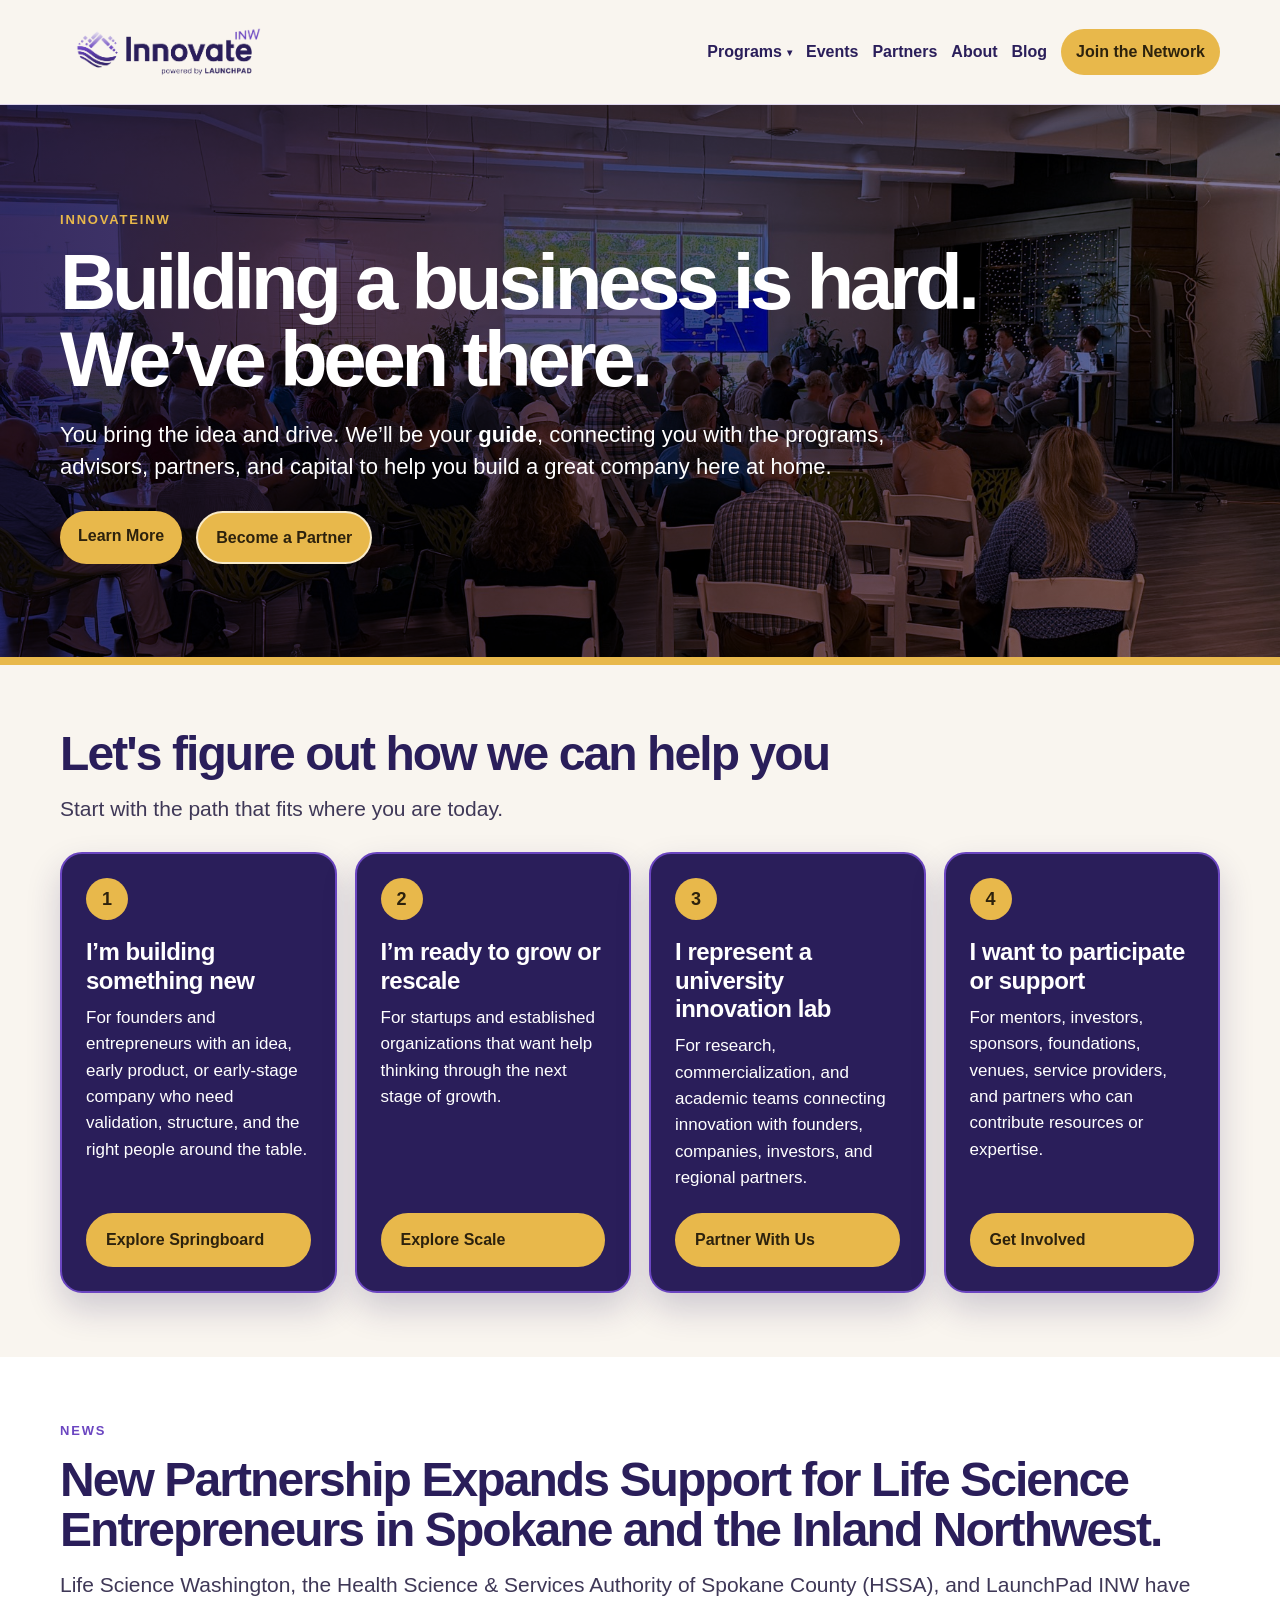
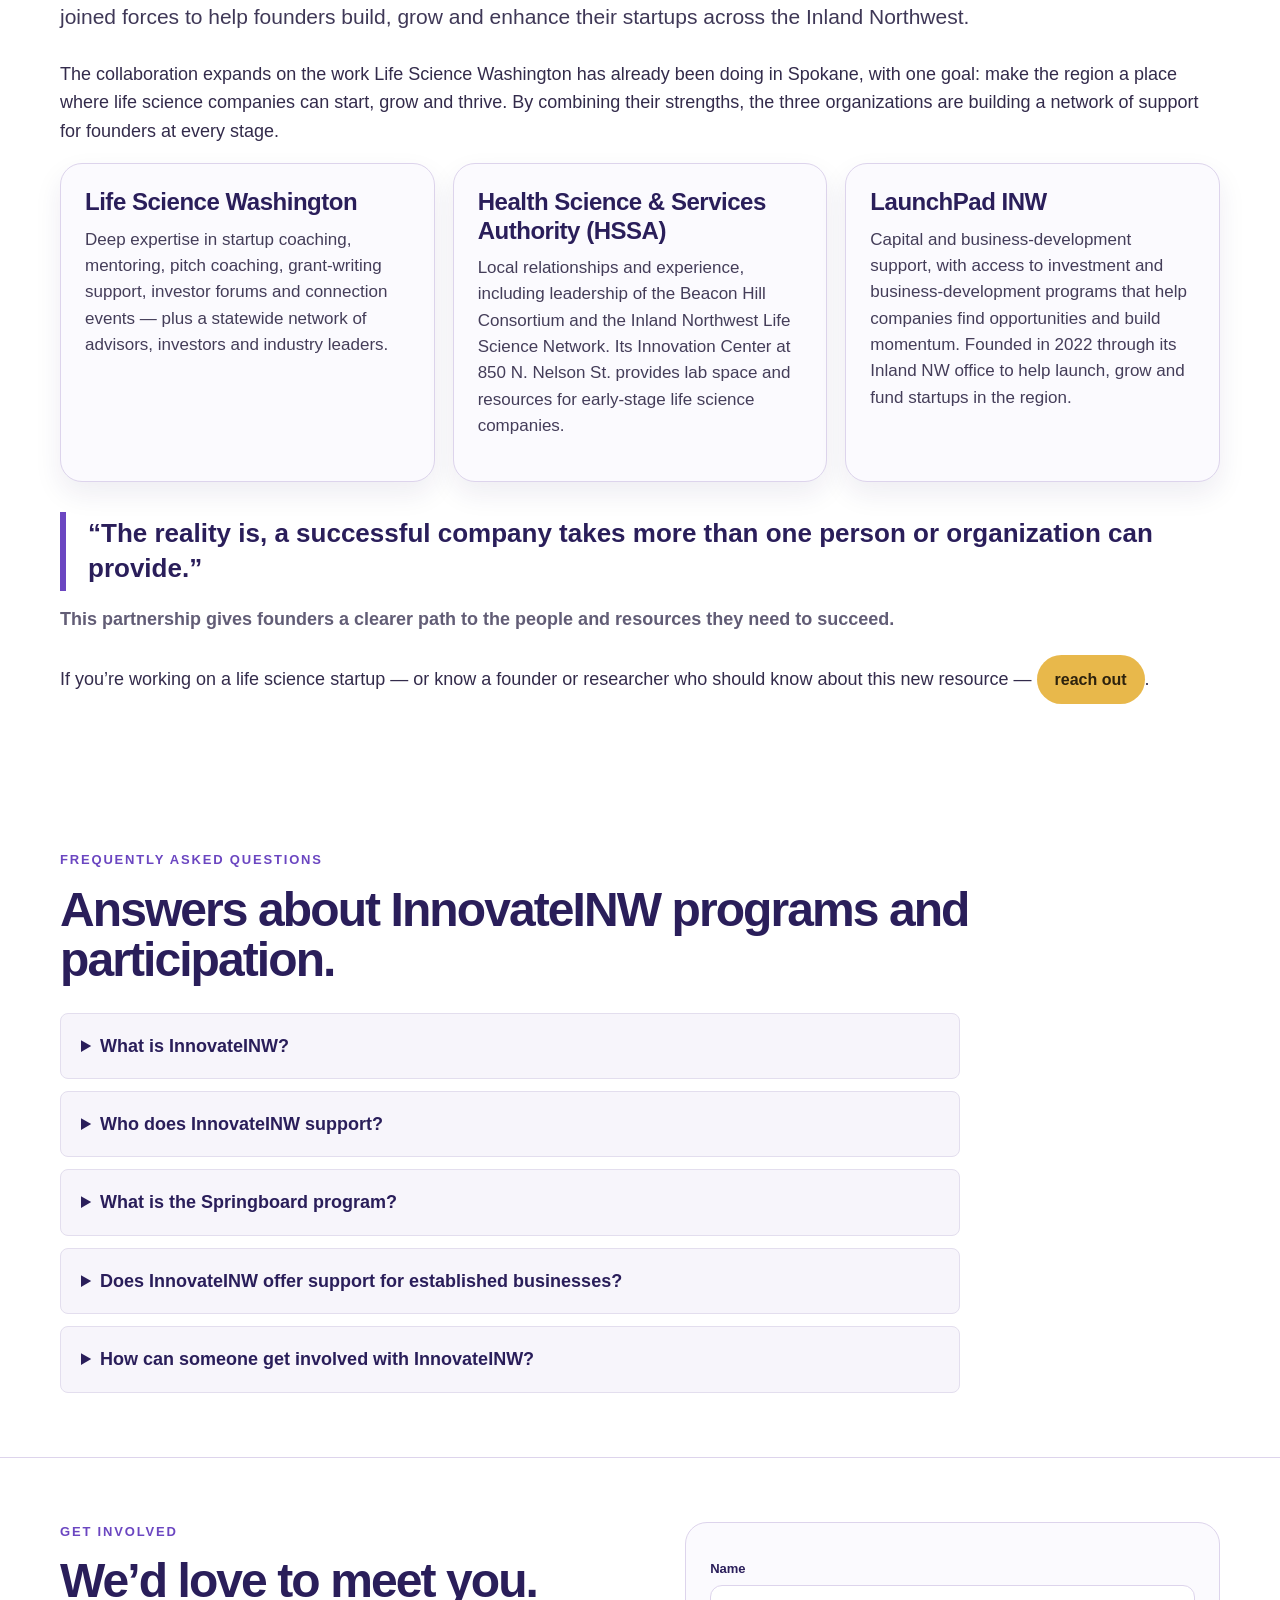
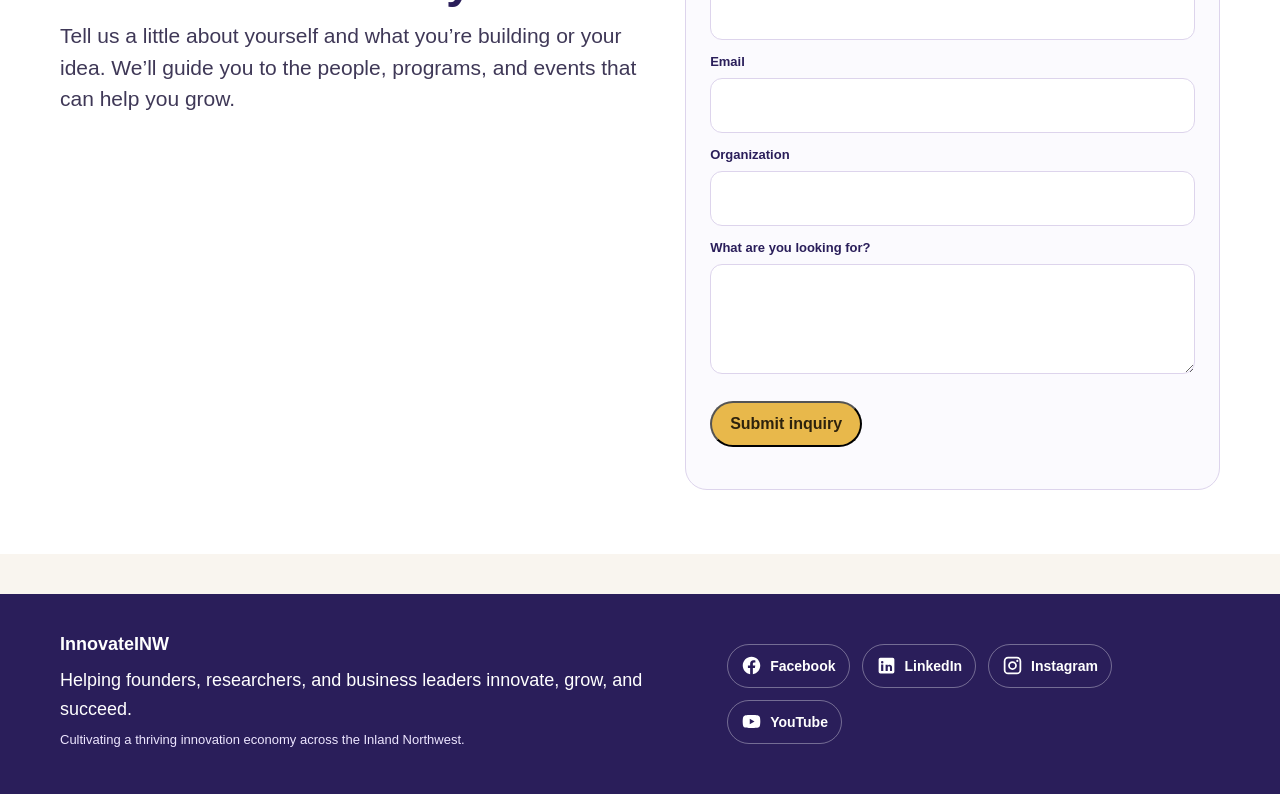
<file: index.html>
<!doctype html>
<html lang="en">
<head>
  <meta charset="utf-8">
  <meta name="viewport" content="width=device-width,initial-scale=1">
  <title>InnovateINW | Startup, Growth & Innovation Support in the Inland Northwest</title>
  <!-- GEO-AEO:START -->
  <meta name="description" content="InnovateINW helps founders, researchers, and business leaders connect with the people, programs, and partnerships they need to innovate, grow, and succeed.">
  <meta name="robots" content="index,follow,max-image-preview:large,max-snippet:-1,max-video-preview:-1">
  <link rel="canonical" href="https://innovateinw.com/">
  <meta property="og:type" content="website">
  <meta property="og:site_name" content="InnovateINW">
  <meta property="og:title" content="InnovateINW | Startup, Growth &amp; Innovation Support in the Inland Northwest">
  <meta property="og:description" content="InnovateINW helps founders, researchers, and business leaders connect with the people, programs, and partnerships they need to innovate, grow, and succeed.">
  <meta property="og:url" content="https://innovateinw.com/">
  <meta name="twitter:card" content="summary">
  <script type="application/ld+json">{"@context":"https://schema.org","@graph":[{"@type":"Organization","@id":"https://innovateinw.com/#organization","name":"InnovateINW","alternateName":"Innovate Inland Northwest","url":"https://innovateinw.com/","logo":{"@type":"ImageObject","url":"https://innovateinw.com/innovateinw-logo-color.png"},"description":"InnovateINW helps founders, researchers, and business leaders connect with the people, programs, and partnerships they need to innovate, grow, and succeed.","email":"info@launchpadinw.com","areaServed":{"@type":"Place","name":"Inland Northwest"},"sameAs":["https://www.facebook.com/launchpadinlandnorthwest/","https://www.linkedin.com/groups/3544071/","https://www.instagram.com/launchpadinw/","https://www.youtube.com/@launchpadinw"]},{"@type":"WebSite","@id":"https://innovateinw.com/#website","url":"https://innovateinw.com/","name":"InnovateINW","publisher":{"@id":"https://innovateinw.com/#organization"},"inLanguage":"en-US"},{"@type":"WebPage","@id":"https://innovateinw.com/#webpage","url":"https://innovateinw.com/","name":"InnovateINW","description":"InnovateINW helps founders, researchers, and business leaders connect with the people, programs, and partnerships they need to innovate, grow, and succeed.","isPartOf":{"@id":"https://innovateinw.com/#website"},"about":{"@id":"https://innovateinw.com/#organization"},"publisher":{"@id":"https://innovateinw.com/#organization"},"inLanguage":"en-US"},{"@type":"Event","name":"Security in Motion: Trust, Resilience & Security for an AI-Driven Future","startDate":"2026-09-16T08:00:00-07:00","endDate":"2026-09-16T16:00:00-07:00","eventStatus":"https://schema.org/EventScheduled","eventAttendanceMode":"https://schema.org/OfflineEventAttendanceMode","description":"A full-day event for cybersecurity, compliance, IT, AI, higher education, regional industry, students and innovators.","location":{"@type":"Place","name":"CenterPlace Regional Event Center","address":{"@type":"PostalAddress","addressLocality":"Spokane Valley","addressRegion":"WA","addressCountry":"US"}},"organizer":{"@id":"https://innovateinw.com/#organization"},"url":"https://www.eventbrite.com/e/4th-annual-cyber-security-event-by-inch360launchpadinw-tickets-1989625728112","offers":{"@type":"Offer","url":"https://www.eventbrite.com/e/4th-annual-cyber-security-event-by-inch360launchpadinw-tickets-1989625728112","availability":"https://schema.org/InStock"}},{"@type":"FAQPage","@id":"https://innovateinw.com/#faq","url":"https://innovateinw.com/#frequently-asked-questions","mainEntity":[{"@type":"Question","name":"What is InnovateINW?","acceptedAnswer":{"@type":"Answer","text":"InnovateINW helps founders, researchers, and business leaders connect with the people, programs, and partnerships they need to innovate, grow, and succeed."}},{"@type":"Question","name":"Who does InnovateINW support?","acceptedAnswer":{"@type":"Answer","text":"InnovateINW serves founders and researchers through Springboard and established business leaders and organizations through Springboard Scale, with support from mentors, investors, educators, experts, and regional partners."}},{"@type":"Question","name":"What is the Springboard program?","acceptedAnswer":{"@type":"Answer","text":"Springboard helps founders and researchers validate ideas, commercialize technologies, launch startups, and build scalable companies."}},{"@type":"Question","name":"Does InnovateINW offer support for established businesses?","acceptedAnswer":{"@type":"Answer","text":"Yes. Springboard Scale helps established companies innovate, adopt AI, develop new products, expand into new markets, build strategic partnerships, and accelerate growth."}},{"@type":"Question","name":"How can someone get involved with InnovateINW?","acceptedAnswer":{"@type":"Answer","text":"Use Learn More to find the right pathway, or Become a Partner to contribute expertise, resources, capital, technology, talent, or regional connections."}}]}]}</script>
  <!-- GEO-AEO:END -->

  <link rel="icon" type="image/svg+xml" href="innovateinw-favicon.svg"><link rel="stylesheet" href="styles.css?v=22">
</head>
<body>
<nav class="nav">
  <div class="container nav-inner">
    <a class="brand" href="index.html"><img src="innovateinw-logo-color.png" alt="InnovateINW powered by LaunchPad"></a><button class="menu-toggle" type="button" aria-label="Open menu" aria-expanded="false"><span></span><span></span><span></span></button>
    <div class="menu">
      <div class="nav-dropdown"><a href="springboard.html">Programs</a><div class="dropdown-menu"><a href="springboard.html">Springboard</a><a href="ai-cyber-network.html">AI &amp; Cyber Network</a></div></div>
      <a href="events.html">Events</a>
      <a href="partners.html">Partners</a>
      <a href="about.html">About</a>
      <a href="blog.html">Blog</a>
      <a class="btn" href="#get-involved">Join the Network</a>
    </div>
  </div>
</nav>

<header class="hero home-hero" style="background:linear-gradient(90deg,rgba(42,30,90,.94),rgba(42,30,90,.60)),url('innovateinw-home-hero.jpg');background-size:cover;background-position:center">
  <div class="container">
    <div class="eyebrow">InnovateINW</div>
    <h1>Building a business is hard. We’ve been there.</h1>
    <p>You bring the idea and drive. We’ll be your <strong>guide</strong>, connecting you with the programs, advisors, partners, and capital to help you build a great company here at home.</p>
    <div class="buttonrow">
      <a class="btn" href="#roles">Learn More</a>
      <a class="btn alt" href="partners.html">Become a Partner</a>
    </div>
  </div>
</header>

<main>
  <section id="roles" class="section alt role-router-section">
    <div class="container">
      <h2>Let's figure out how we can help you</h2>
      <p class="lead">Start with the path that fits where you are today.</p>
      <div class="cards">
        <a class="card path-card role-router-card" href="springboard.html">
          <div class="coin">1</div>
          <h3>I’m building something new</h3>
          <p>For founders and entrepreneurs with an idea, early product, or early-stage company who need validation, structure, and the right people around the table.</p>
          <span class="btn light">Explore Springboard</span>
        </a>
        <a class="card path-card role-router-card" href="scale.html">
          <div class="coin">2</div>
          <h3>I’m ready to grow or rescale</h3>
          <p>For startups and established organizations that want help thinking through the next stage of growth.</p>
          <span class="btn light">Explore Scale</span>
        </a>
        <a class="card path-card role-router-card" href="university-labs.html">
          <div class="coin">3</div>
          <h3>I represent a university innovation lab</h3>
          <p>For research, commercialization, and academic teams connecting innovation with founders, companies, investors, and regional partners.</p>
          <span class="btn light">Partner With Us</span>
        </a>
        <a class="card path-card role-router-card" href="participate.html">
          <div class="coin">4</div>
          <h3>I want to participate or support</h3>
          <p>For mentors, investors, sponsors, foundations, venues, service providers, and partners who can contribute resources or expertise.</p>
          <span class="btn light">Get Involved</span>
        </a>
      </div>
    </div>
  </section>

  <section id="news" class="section white news-section">
    <div class="container">
      <div class="eyebrow purple-eyebrow">News</div>
      <h2>New Partnership Expands Support for Life Science Entrepreneurs in Spokane and the Inland Northwest.</h2>
      <p class="lead">Life Science Washington, the Health Science &amp; Services Authority of Spokane County (HSSA), and LaunchPad INW have joined forces to help founders build, grow and enhance their startups across the Inland Northwest.</p>
      <p>The collaboration expands on the work Life Science Washington has already been doing in Spokane, with one goal: make the region a place where life science companies can start, grow and thrive. By combining their strengths, the three organizations are building a network of support for founders at every stage.</p>
      <div class="cards three">
        <div class="card">
          <h3>Life Science Washington</h3>
          <p>Deep expertise in startup coaching, mentoring, pitch coaching, grant-writing support, investor forums and connection events &mdash; plus a statewide network of advisors, investors and industry leaders.</p>
        </div>
        <div class="card">
          <h3>Health Science &amp; Services Authority (HSSA)</h3>
          <p>Local relationships and experience, including leadership of the Beacon Hill Consortium and the Inland Northwest Life Science Network. Its Innovation Center at 850&nbsp;N.&nbsp;Nelson&nbsp;St. provides lab space and resources for early-stage life science companies.</p>
        </div>
        <div class="card">
          <h3>LaunchPad INW</h3>
          <p>Capital and business-development support, with access to investment and business-development programs that help companies find opportunities and build momentum. Founded in 2022 through its Inland NW office to help launch, grow and fund startups in the region.</p>
        </div>
      </div>
      <blockquote class="news-quote">&ldquo;The reality is, a successful company takes more than one person or organization can provide.&rdquo;</blockquote>
      <p class="news-attrib">This partnership gives founders a clearer path to the people and resources they need to succeed.</p>
      <p>If you&rsquo;re working on a life science startup &mdash; or know a founder or researcher who should know about this new resource &mdash; <a class="btn" href="#get-involved">reach out</a>.</p>
    </div>
  </section>

  <section id="frequently-asked-questions" class="section white faq-section">
    <div class="container">
      <div class="eyebrow purple-eyebrow">Frequently Asked Questions</div>
      <h2>Answers about InnovateINW programs and participation.</h2>
      <div class="faq-list">
        <details><summary>What is InnovateINW?</summary><p>InnovateINW helps founders, researchers, and business leaders connect with the people, programs, and partnerships they need to innovate, grow, and succeed.</p></details>
        <details><summary>Who does InnovateINW support?</summary><p>InnovateINW serves founders and researchers through Springboard and established business leaders and organizations through Springboard Scale, with support from mentors, investors, educators, experts, and regional partners.</p></details>
        <details><summary>What is the Springboard program?</summary><p>Springboard helps founders and researchers validate ideas, commercialize technologies, launch startups, and build scalable companies.</p></details>
        <details><summary>Does InnovateINW offer support for established businesses?</summary><p>Yes. Springboard Scale helps established companies innovate, adopt AI, develop new products, expand into new markets, build strategic partnerships, and accelerate growth.</p></details>
        <details><summary>How can someone get involved with InnovateINW?</summary><p>Use Learn More to find the right pathway, or Become a Partner to contribute expertise, resources, capital, technology, talent, or regional connections.</p></details>
      </div>
    </div>
  </section>

  <section id="get-involved" class="section white general-contact-section">
    <div class="container split">
      <div>
        <div class="eyebrow purple-eyebrow">Get Involved</div>
        <h2>We’d love to meet you.</h2>
        <p class="lead">Tell us a little about yourself and what you’re building or your idea. We’ll guide you to the people, programs, and events that can help you grow.</p>
      </div>
      <form class="formbox" action="https://formsubmit.co/paige@launchpadinw.com" method="POST">
        <input type="hidden" name="_subject" value="InnovateINW routing request - Home">
        <input type="hidden" name="_template" value="table">
        <input type="hidden" name="_captcha" value="false">
        <input type="hidden" name="source_page" value="index.html">
        <label for="route-name-home">Name</label><input id="route-name-home" name="name" required>
        <label for="route-email-home">Email</label><input id="route-email-home" name="email" type="email" required>
        <label for="route-org-home">Organization</label><input id="route-org-home" name="organization">
        <label for="route-message-home">What are you looking for?</label><textarea id="route-message-home" name="message" required></textarea>
        <p><button class="btn" type="submit">Submit inquiry</button></p>
      </form>
    </div>
  </section>
</main>

<footer class="footer"><div class="container footer-inner"><div class="footer-copy"><strong>InnovateINW</strong><p>Helping founders, researchers, and business leaders innovate, grow, and succeed.</p><p class="credit">Cultivating a thriving innovation economy across the Inland Northwest.</p></div><nav class="social-links" aria-label="Social media"><a href="https://www.facebook.com/launchpadinlandnorthwest/" target="_blank" rel="noopener noreferrer" aria-label="Facebook"><svg viewBox="0 0 24 24" aria-hidden="true"><path d="M22 12.07C22 6.51 17.52 2 12 2S2 6.51 2 12.07C2 17.09 5.66 21.25 10.44 22v-7.02H7.9v-2.91h2.54V9.86c0-2.52 1.49-3.91 3.77-3.91 1.09 0 2.23.2 2.23.2V8.6h-1.25c-1.24 0-1.63.77-1.63 1.56v1.88h2.77l-.44 2.91h-2.33V22C18.34 21.25 22 17.09 22 12.07z"/></svg><span>Facebook</span></a><a href="https://www.linkedin.com/company/launchpad-inland-northwest" target="_blank" rel="noopener noreferrer" aria-label="LinkedIn"><svg viewBox="0 0 24 24" aria-hidden="true"><path d="M19 3a2 2 0 0 1 2 2v14a2 2 0 0 1-2 2H5a2 2 0 0 1-2-2V5a2 2 0 0 1 2-2h14M8.34 18.34v-7.5H5.85v7.5h2.49M7.1 9.82a1.44 1.44 0 1 0 0-2.88 1.44 1.44 0 0 0 0 2.88m11.24 8.52v-4.11c0-2.2-1.17-3.22-2.74-3.22-1.26 0-1.83.69-2.15 1.18v-1.01h-2.49v7.16h2.49v-3.55c0-.94.18-1.85 1.35-1.85 1.15 0 1.16 1.08 1.16 1.91v3.49h2.38z"/></svg><span>LinkedIn</span></a><a href="https://www.instagram.com/launchpadinw/" target="_blank" rel="noopener noreferrer" aria-label="Instagram"><svg viewBox="0 0 24 24" aria-hidden="true"><path d="M7 2h10a5 5 0 0 1 5 5v10a5 5 0 0 1-5 5H7a5 5 0 0 1-5-5V7a5 5 0 0 1 5-5m0 2a3 3 0 0 0-3 3v10a3 3 0 0 0 3 3h10a3 3 0 0 0 3-3V7a3 3 0 0 0-3-3H7m10.5 1.5A1.25 1.25 0 1 1 16.25 6.75 1.25 1.25 0 0 1 17.5 5.5M12 7a5 5 0 1 1 0 10 5 5 0 0 1 0-10m0 2a3 3 0 1 0 0 6 3 3 0 0 0 0-6z"/></svg><span>Instagram</span></a><a href="https://www.youtube.com/@launchpadinw" target="_blank" rel="noopener noreferrer" aria-label="YouTube"><svg viewBox="0 0 24 24" aria-hidden="true"><path d="M21.58 7.19a2.9 2.9 0 0 0-2.04-2.05C17.73 4.65 12 4.65 12 4.65s-5.73 0-7.54.49A2.9 2.9 0 0 0 2.42 7.2C1.93 9 1.93 12 1.93 12s0 3 .49 4.81a2.9 2.9 0 0 0 2.04 2.05c1.81.49 7.54.49 7.54.49s5.73 0 7.54-.49a2.9 2.9 0 0 0 2.04-2.05c.49-1.81.49-4.81.49-4.81s0-3-.49-4.81M10 15.15v-6.3L15.45 12 10 15.15z"/></svg><span>YouTube</span></a></nav></div></footer>

<script>
(function(){
  document.querySelectorAll('.menu-toggle').forEach(function(button){
    button.addEventListener('click', function(){
      var nav = button.closest('.nav');
      var open = nav.classList.toggle('open');
      button.setAttribute('aria-expanded', open ? 'true' : 'false');
      button.setAttribute('aria-label', open ? 'Close menu' : 'Open menu');
    });
  });
})();
</script>
</body>
</html>
</file>
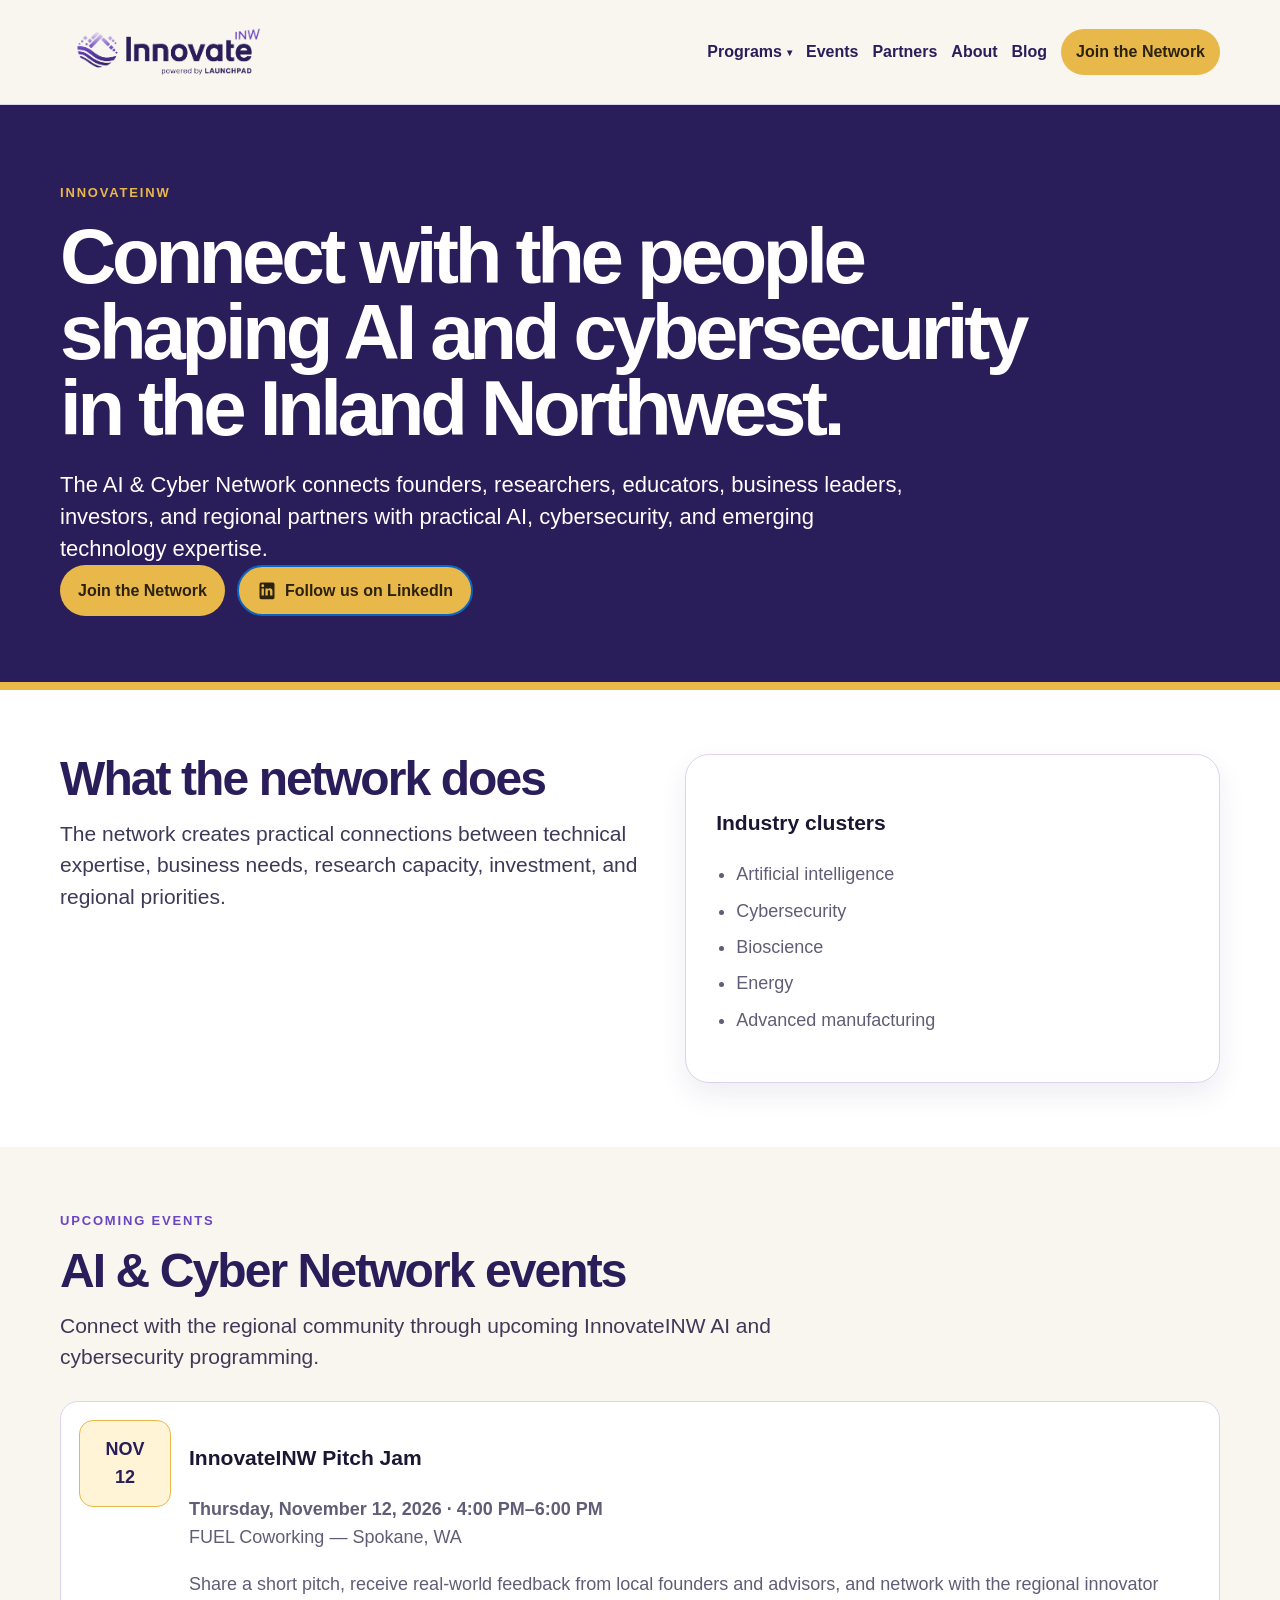
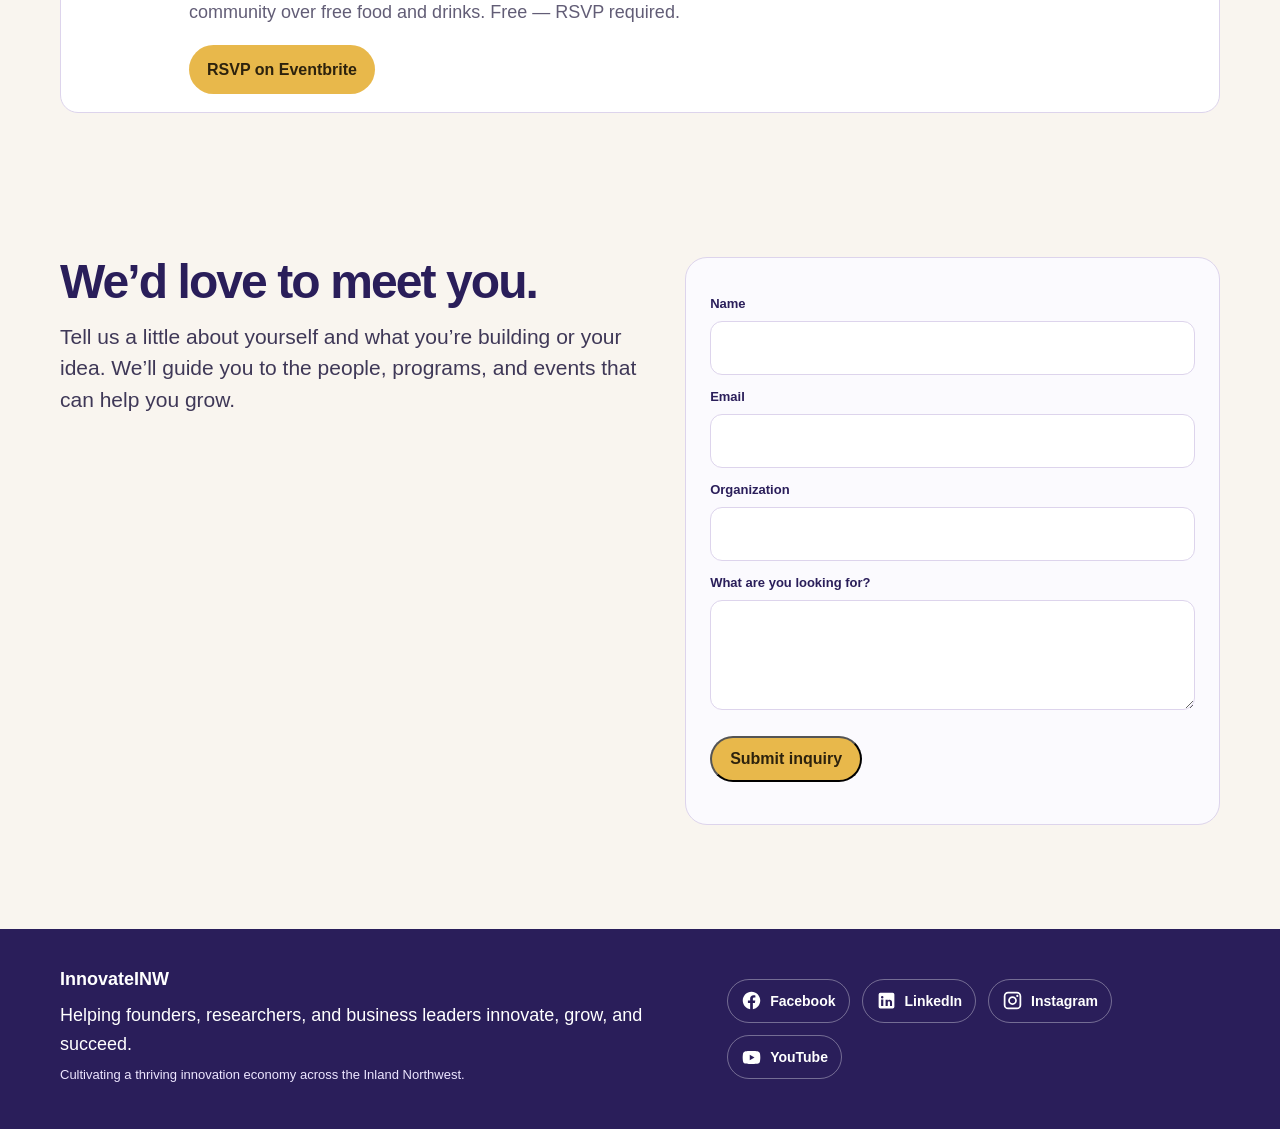
<file: ai-cyber-network.html>
<!doctype html><html lang="en"><head><meta charset="utf-8"><meta name="viewport" content="width=device-width,initial-scale=1"><title>AI & Cyber Network | InnovateINW</title>
  <!-- GEO-AEO:START -->
  <meta name="description" content="The InnovateINW AI & Cyber Network connects founders, researchers, business leaders, educators, investors, and experts across the Inland Northwest.">
  <meta name="robots" content="index,follow,max-image-preview:large,max-snippet:-1,max-video-preview:-1">
  <link rel="canonical" href="https://innovateinw.com/ai-cyber-network">
  <meta property="og:type" content="website">
  <meta property="og:site_name" content="InnovateINW">
  <meta property="og:title" content="AI &amp; Cyber Network | InnovateINW">
  <meta property="og:description" content="The InnovateINW AI & Cyber Network connects founders, researchers, business leaders, educators, investors, and experts across the Inland Northwest.">
  <meta property="og:url" content="https://innovateinw.com/ai-cyber-network">
  <meta name="twitter:card" content="summary">
  <script type="application/ld+json">{"@context":"https://schema.org","@graph":[{"@type":"Organization","@id":"https://innovateinw.com/#organization","name":"InnovateINW","alternateName":"Innovate Inland Northwest","url":"https://innovateinw.com/","logo":{"@type":"ImageObject","url":"https://innovateinw.com/innovateinw-logo-color.png"},"description":"InnovateINW helps founders, researchers, and business leaders connect with the people, programs, and partnerships they need to innovate, grow, and succeed.","email":"info@launchpadinw.com","areaServed":{"@type":"Place","name":"Inland Northwest"},"sameAs":["https://www.facebook.com/launchpadinlandnorthwest/","https://www.linkedin.com/groups/3544071/","https://www.instagram.com/launchpadinw/","https://www.youtube.com/@launchpadinw"]},{"@type":"WebSite","@id":"https://innovateinw.com/#website","url":"https://innovateinw.com/","name":"InnovateINW","publisher":{"@id":"https://innovateinw.com/#organization"},"inLanguage":"en-US"},{"@type":"WebPage","@id":"https://innovateinw.com/ai-cyber-network#webpage","url":"https://innovateinw.com/ai-cyber-network","name":"AI & Cyber Network","description":"The InnovateINW AI & Cyber Network connects founders, researchers, business leaders, educators, investors, and experts across the Inland Northwest.","isPartOf":{"@id":"https://innovateinw.com/#website"},"about":{"@id":"https://innovateinw.com/#organization"},"publisher":{"@id":"https://innovateinw.com/#organization"},"inLanguage":"en-US"},{"@type":"Service","@id":"https://innovateinw.com/ai-cyber-network#service","name":"InnovateINW AI & Cyber Network","serviceType":"Regional AI and cybersecurity network","description":"A network connecting founders, researchers, educators and industry leaders shaping AI and cybersecurity in the Inland Northwest.","provider":{"@id":"https://innovateinw.com/#organization"},"areaServed":{"@type":"Place","name":"Inland Northwest"},"url":"https://innovateinw.com/ai-cyber-network"}]}</script>
  <!-- GEO-AEO:END -->
<link rel="icon" type="image/svg+xml" href="innovateinw-favicon.svg"><link rel="stylesheet" href="styles.css?v=21"></head><body><nav class="nav"><div class="container nav-inner"><a class="brand" href="index.html"><img src="innovateinw-logo-color.png" alt="InnovateINW powered by LaunchPad"></a><button class="menu-toggle" type="button" aria-label="Open menu" aria-expanded="false"><span></span><span></span><span></span></button><div class="menu"><div class="nav-dropdown"><a href="springboard.html">Programs</a><div class="dropdown-menu"><a href="springboard.html">Springboard</a><a href="ai-cyber-network.html">AI &amp; Cyber Network</a></div></div><a href="events.html">Events</a><a href="partners.html">Partners</a><a href="about.html">About</a><a href="blog.html">Blog</a><a class="btn" href="#get-involved">Join the Network</a></div></div></nav><header class="hero"><div class="wrap"><div class="eyebrow">InnovateINW</div><h1>Connect with the people shaping AI and cybersecurity in the Inland Northwest.</h1><p class="hero-actions">The AI & Cyber Network connects founders, researchers, educators, business leaders, investors, and regional partners with practical AI, cybersecurity, and emerging technology expertise.</p><p class="hero-actions"><a class="btn" href="participate.html">Join the Network</a> <a class="btn linkedin-hero-btn" href="https://www.linkedin.com/company/launchpad-inland-northwest/" target="_blank" rel="noopener"><svg viewBox="0 0 24 24" aria-hidden="true"><path d="M19 3a2 2 0 0 1 2 2v16a2 2 0 0 1-2 2H5a2 2 0 0 1-2-2V5a2 2 0 0 1 2-2h14m-.5 15.5v-5.3a3.26 3.26 0 0 0-3.26-3.26c-.85 0-1.84.52-2.32 1.3v-1.11h-2.79v8.37h2.79v-4.93c0-.77.62-1.4 1.39-1.4a1.4 1.4 0 0 1 1.4 1.4v4.93h2.79M6.88 8.56a1.68 1.68 0 0 0 1.68-1.68c0-.93-.75-1.69-1.68-1.69a1.69 1.69 0 0 0-1.69 1.69c0 .93.76 1.68 1.69 1.68m1.39 9.94v-8.37H5.5v8.37h2.77z"/></svg>Follow us on LinkedIn</a> </p></div></header><main><section class="section white"><div class="wrap split"><div><h2>What the network does</h2><p class="lead">The network creates practical connections between technical expertise, business needs, research capacity, investment, and regional priorities.</p></div><div class="panel"><h3>Industry clusters</h3><ul><li>Artificial intelligence</li><li>Cybersecurity</li><li>Bioscience</li><li>Energy</li><li>Advanced manufacturing</li></ul></div></div></section><section class="section"><div class="wrap"><div class="eyebrow purple-eyebrow">Upcoming Events</div><h2>AI &amp; Cyber Network events</h2><p class="lead">Connect with the regional community through upcoming InnovateINW AI and cybersecurity programming.</p>
<div class="event enhanced-event"><div class="date">NOV<br>12</div><div><h3>InnovateINW Pitch Jam</h3><p class="muted"><strong>Thursday, November 12, 2026 · 4:00 PM–6:00 PM</strong><br>FUEL Coworking — Spokane, WA</p><p class="muted">Share a short pitch, receive real-world feedback from local founders and advisors, and network with the regional innovator community over free food and drinks. Free — RSVP required.</p><div class="event-links"><a class="btn" href="https://www.eventbrite.com/e/pitch-jam-casual-pitch-practice-feedback-session-fuel-edition-tickets-2003319656019?aff=oddtdtcreator" target="_blank" rel="noopener">RSVP on Eventbrite</a></div></div></div>
</div></section><section class="section" id="get-involved"><div class="wrap split"><div><h2>We’d love to meet you.</h2><p class="lead">Tell us a little about yourself and what you’re building or your idea. We’ll guide you to the people, programs, and events that can help you grow.</p></div><form class="formbox" action="https://formsubmit.co/paige@launchpadinw.com" method="POST">
  <input type="hidden" name="_subject" value="InnovateINW routing request - AI &amp; Cyber Network">
  <input type="hidden" name="_template" value="table">
  <input type="hidden" name="_captcha" value="false">
  <input type="hidden" name="source_page" value="ai-cyber-network.html">
  <label for="route-name-ai-cyber-network">Name</label><input id="route-name-ai-cyber-network" name="name" required>
  <label for="route-email-ai-cyber-network">Email</label><input id="route-email-ai-cyber-network" name="email" type="email" required>
  <label for="route-org-ai-cyber-network">Organization</label><input id="route-org-ai-cyber-network" name="organization">
  <label for="route-message-ai-cyber-network">What are you looking for?</label><textarea id="route-message-ai-cyber-network" name="message" required></textarea>
  <p><button class="btn" type="submit">Submit inquiry</button></p>
</form></div></section></main><footer class="footer"><div class="container footer-inner"><div class="footer-copy"><strong>InnovateINW</strong><p>Helping founders, researchers, and business leaders innovate, grow, and succeed.</p><p class="credit">Cultivating a thriving innovation economy across the Inland Northwest.</p></div><nav class="social-links" aria-label="Social media"><a href="https://www.facebook.com/launchpadinlandnorthwest/" target="_blank" rel="noopener noreferrer" aria-label="Facebook"><svg viewBox="0 0 24 24" aria-hidden="true"><path d="M22 12.07C22 6.51 17.52 2 12 2S2 6.51 2 12.07C2 17.09 5.66 21.25 10.44 22v-7.02H7.9v-2.91h2.54V9.86c0-2.52 1.49-3.91 3.77-3.91 1.09 0 2.23.2 2.23.2V8.6h-1.25c-1.24 0-1.63.77-1.63 1.56v1.88h2.77l-.44 2.91h-2.33V22C18.34 21.25 22 17.09 22 12.07z"/></svg><span>Facebook</span></a><a href="https://www.linkedin.com/company/launchpad-inland-northwest" target="_blank" rel="noopener noreferrer" aria-label="LinkedIn"><svg viewBox="0 0 24 24" aria-hidden="true"><path d="M19 3a2 2 0 0 1 2 2v14a2 2 0 0 1-2 2H5a2 2 0 0 1-2-2V5a2 2 0 0 1 2-2h14M8.34 18.34v-7.5H5.85v7.5h2.49M7.1 9.82a1.44 1.44 0 1 0 0-2.88 1.44 1.44 0 0 0 0 2.88m11.24 8.52v-4.11c0-2.2-1.17-3.22-2.74-3.22-1.26 0-1.83.69-2.15 1.18v-1.01h-2.49v7.16h2.49v-3.55c0-.94.18-1.85 1.35-1.85 1.15 0 1.16 1.08 1.16 1.91v3.49h2.38z"/></svg><span>LinkedIn</span></a><a href="https://www.instagram.com/launchpadinw/" target="_blank" rel="noopener noreferrer" aria-label="Instagram"><svg viewBox="0 0 24 24" aria-hidden="true"><path d="M7 2h10a5 5 0 0 1 5 5v10a5 5 0 0 1-5 5H7a5 5 0 0 1-5-5V7a5 5 0 0 1 5-5m0 2a3 3 0 0 0-3 3v10a3 3 0 0 0 3 3h10a3 3 0 0 0 3-3V7a3 3 0 0 0-3-3H7m10.5 1.5A1.25 1.25 0 1 1 16.25 6.75 1.25 1.25 0 0 1 17.5 5.5M12 7a5 5 0 1 1 0 10 5 5 0 0 1 0-10m0 2a3 3 0 1 0 0 6 3 3 0 0 0 0-6z"/></svg><span>Instagram</span></a><a href="https://www.youtube.com/@launchpadinw" target="_blank" rel="noopener noreferrer" aria-label="YouTube"><svg viewBox="0 0 24 24" aria-hidden="true"><path d="M21.58 7.19a2.9 2.9 0 0 0-2.04-2.05C17.73 4.65 12 4.65 12 4.65s-5.73 0-7.54.49A2.9 2.9 0 0 0 2.42 7.2C1.93 9 1.93 12 1.93 12s0 3 .49 4.81a2.9 2.9 0 0 0 2.04 2.05c1.81.49 7.54.49 7.54.49s5.73 0 7.54-.49a2.9 2.9 0 0 0 2.04-2.05c.49-1.81.49-4.81.49-4.81s0-3-.49-4.81M10 15.15v-6.3L15.45 12 10 15.15z"/></svg><span>YouTube</span></a></nav></div></footer>
<script>
(function(){
  document.querySelectorAll('.menu-toggle').forEach(function(button){
    button.addEventListener('click', function(){
      var nav = button.closest('.nav');
      var open = nav.classList.toggle('open');
      button.setAttribute('aria-expanded', open ? 'true' : 'false');
      button.setAttribute('aria-label', open ? 'Close menu' : 'Open menu');
    });
  });
})();
</script>
</body></html>
</file>
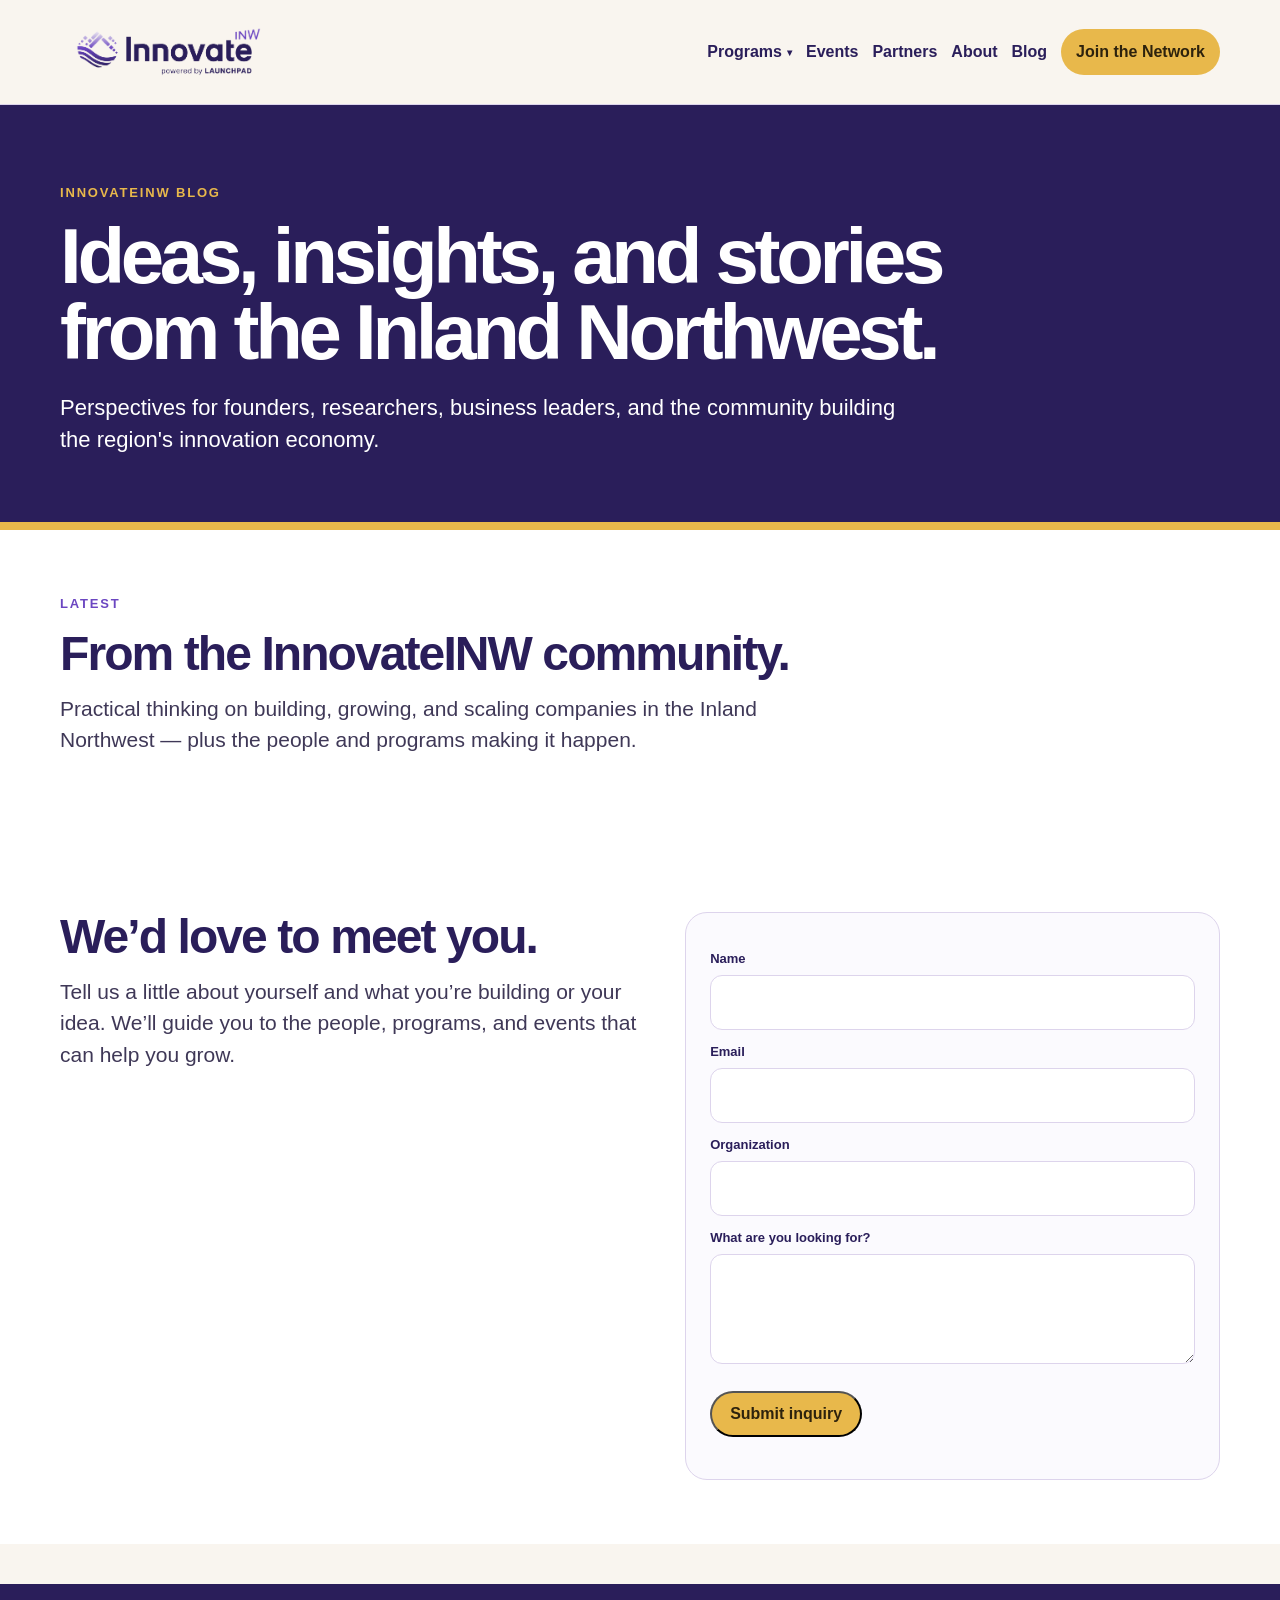
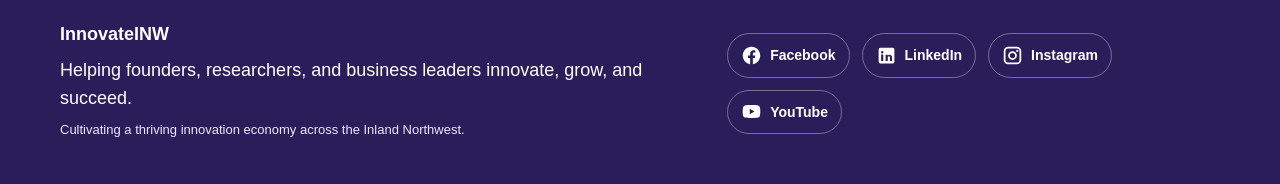
<file: blog.html>
<!doctype html>
<html lang="en">
<head>
  <meta charset="utf-8">
  <meta name="viewport" content="width=device-width,initial-scale=1">
  <title>Blog | InnovateINW</title>
  <!-- GEO-AEO:START -->
  <meta name="description" content="Ideas, insights, and stories from InnovateINW and the Inland Northwest innovation community — for founders, researchers, business leaders, and the people helping them grow.">
  <meta name="robots" content="index,follow,max-image-preview:large,max-snippet:-1,max-video-preview:-1">
  <link rel="canonical" href="https://innovateinw.com/blog">
  <meta property="og:type" content="website">
  <meta property="og:site_name" content="InnovateINW">
  <meta property="og:title" content="Blog | InnovateINW">
  <meta property="og:description" content="Ideas, insights, and stories from InnovateINW and the Inland Northwest innovation community.">
  <meta property="og:url" content="https://innovateinw.com/blog">
  <meta name="twitter:card" content="summary">
  <script type="application/ld+json">{"@context":"https://schema.org","@graph":[{"@type":"Organization","@id":"https://innovateinw.com/#organization","name":"InnovateINW","alternateName":"Innovate Inland Northwest","url":"https://innovateinw.com/","logo":{"@type":"ImageObject","url":"https://innovateinw.com/innovateinw-logo-color.png"},"description":"InnovateINW helps founders, researchers, and business leaders connect with the people, programs, and partnerships they need to innovate, grow, and succeed.","email":"info@launchpadinw.com","areaServed":{"@type":"Place","name":"Inland Northwest"},"sameAs":["https://www.facebook.com/launchpadinlandnorthwest/","https://www.linkedin.com/groups/3544071/","https://www.instagram.com/launchpadinw/","https://www.youtube.com/@launchpadinw"]},{"@type":"WebSite","@id":"https://innovateinw.com/#website","url":"https://innovateinw.com/","name":"InnovateINW","publisher":{"@id":"https://innovateinw.com/#organization"},"inLanguage":"en-US"},{"@type":"Blog","@id":"https://innovateinw.com/blog#blog","url":"https://innovateinw.com/blog","name":"InnovateINW Blog","description":"Ideas, insights, and stories from InnovateINW and the Inland Northwest innovation community.","publisher":{"@id":"https://innovateinw.com/#organization"},"inLanguage":"en-US"}]}</script>
  <!-- GEO-AEO:END -->

  <link rel="icon" type="image/svg+xml" href="innovateinw-favicon.svg"><link rel="stylesheet" href="styles.css?v=21">
</head>
<body>
<nav class="nav"><div class="container nav-inner"><a class="brand" href="index.html"><img src="innovateinw-logo-color.png" alt="InnovateINW powered by LaunchPad"></a><button class="menu-toggle" type="button" aria-label="Open menu" aria-expanded="false"><span></span><span></span><span></span></button><div class="menu"><div class="nav-dropdown"><a href="springboard.html">Programs</a><div class="dropdown-menu"><a href="springboard.html">Springboard</a><a href="ai-cyber-network.html">AI &amp; Cyber Network</a></div></div><a href="events.html">Events</a><a href="partners.html">Partners</a><a href="about.html">About</a><a href="blog.html">Blog</a><a class="btn" href="#get-involved">Join the Network</a></div></div></nav>
<header class="hero"><div class="wrap"><div class="eyebrow">InnovateINW Blog</div><h1>Ideas, insights, and stories from the Inland Northwest.</h1><p class="hero-actions">Perspectives for founders, researchers, business leaders, and the community building the region's innovation economy.</p></div></header>
<main>
<section class="section white"><div class="wrap"><div class="eyebrow purple-eyebrow">Latest</div><h2>From the InnovateINW community.</h2><p class="lead">Practical thinking on building, growing, and scaling companies in the Inland Northwest — plus the people and programs making it happen.</p>
<div id="soro-blog"></div>
</div></section>
<section class="section white" id="get-involved"><div class="wrap split"><div><h2>We’d love to meet you.</h2><p class="lead">Tell us a little about yourself and what you’re building or your idea. We’ll guide you to the people, programs, and events that can help you grow.</p></div><form class="formbox" action="https://formsubmit.co/paige@launchpadinw.com" method="POST">
  <input type="hidden" name="_subject" value="InnovateINW routing request - Blog">
  <input type="hidden" name="_template" value="table">
  <input type="hidden" name="_captcha" value="false">
  <input type="hidden" name="source_page" value="blog.html">
  <label for="route-name-blog">Name</label><input id="route-name-blog" name="name" required>
  <label for="route-email-blog">Email</label><input id="route-email-blog" name="email" type="email" required>
  <label for="route-org-blog">Organization</label><input id="route-org-blog" name="organization">
  <label for="route-message-blog">What are you looking for?</label><textarea id="route-message-blog" name="message" required></textarea>
  <p><button class="btn" type="submit">Submit inquiry</button></p>
</form></div></section>
</main><footer class="footer"><div class="container footer-inner"><div class="footer-copy"><strong>InnovateINW</strong><p>Helping founders, researchers, and business leaders innovate, grow, and succeed.</p><p class="credit">Cultivating a thriving innovation economy across the Inland Northwest.</p></div><nav class="social-links" aria-label="Social media"><a href="https://www.facebook.com/launchpadinlandnorthwest/" target="_blank" rel="noopener noreferrer" aria-label="Facebook"><svg viewBox="0 0 24 24" aria-hidden="true"><path d="M22 12.07C22 6.51 17.52 2 12 2S2 6.51 2 12.07C2 17.09 5.66 21.25 10.44 22v-7.02H7.9v-2.91h2.54V9.86c0-2.52 1.49-3.91 3.77-3.91 1.09 0 2.23.2 2.23.2V8.6h-1.25c-1.24 0-1.63.77-1.63 1.56v1.88h2.77l-.44 2.91h-2.33V22C18.34 21.25 22 17.09 22 12.07z"/></svg><span>Facebook</span></a><a href="https://www.linkedin.com/company/launchpad-inland-northwest" target="_blank" rel="noopener noreferrer" aria-label="LinkedIn"><svg viewBox="0 0 24 24" aria-hidden="true"><path d="M19 3a2 2 0 0 1 2 2v14a2 2 0 0 1-2 2H5a2 2 0 0 1-2-2V5a2 2 0 0 1 2-2h14M8.34 18.34v-7.5H5.85v7.5h2.49M7.1 9.82a1.44 1.44 0 1 0 0-2.88 1.44 1.44 0 0 0 0 2.88m11.24 8.52v-4.11c0-2.2-1.17-3.22-2.74-3.22-1.26 0-1.83.69-2.15 1.18v-1.01h-2.49v7.16h2.49v-3.55c0-.94.18-1.85 1.35-1.85 1.15 0 1.16 1.08 1.16 1.91v3.49h2.38z"/></svg><span>LinkedIn</span></a><a href="https://www.instagram.com/launchpadinw/" target="_blank" rel="noopener noreferrer" aria-label="Instagram"><svg viewBox="0 0 24 24" aria-hidden="true"><path d="M7 2h10a5 5 0 0 1 5 5v10a5 5 0 0 1-5 5H7a5 5 0 0 1-5-5V7a5 5 0 0 1 5-5m0 2a3 3 0 0 0-3 3v10a3 3 0 0 0 3 3h10a3 3 0 0 0 3-3V7a3 3 0 0 0-3-3H7m10.5 1.5A1.25 1.25 0 1 1 16.25 6.75 1.25 1.25 0 0 1 17.5 5.5M12 7a5 5 0 1 1 0 10 5 5 0 0 1 0-10m0 2a3 3 0 1 0 0 6 3 3 0 0 0 0-6z"/></svg><span>Instagram</span></a><a href="https://www.youtube.com/@launchpadinw" target="_blank" rel="noopener noreferrer" aria-label="YouTube"><svg viewBox="0 0 24 24" aria-hidden="true"><path d="M21.58 7.19a2.9 2.9 0 0 0-2.04-2.05C17.73 4.65 12 4.65 12 4.65s-5.73 0-7.54.49A2.9 2.9 0 0 0 2.42 7.2C1.93 9 1.93 12 1.93 12s0 3 .49 4.81a2.9 2.9 0 0 0 2.04 2.05c1.81.49 7.54.49 7.54.49s5.73 0 7.54-.49a2.9 2.9 0 0 0 2.04-2.05c.49-1.81.49-4.81.49-4.81s0-3-.49-4.81M10 15.15v-6.3L15.45 12 10 15.15z"/></svg><span>YouTube</span></a></nav></div></footer>
<script>
(function(){
  document.querySelectorAll('.menu-toggle').forEach(function(button){
    button.addEventListener('click', function(){
      var nav = button.closest('.nav');
      var open = nav.classList.toggle('open');
      button.setAttribute('aria-expanded', open ? 'true' : 'false');
      button.setAttribute('aria-label', open ? 'Close menu' : 'Open menu');
    });
  });
})();
</script>
<script src="https://app.trysoro.com/api/embed/0f549579-84a2-4e85-975d-4345a27ebf24" defer></script>
</body>
</html>
</file>
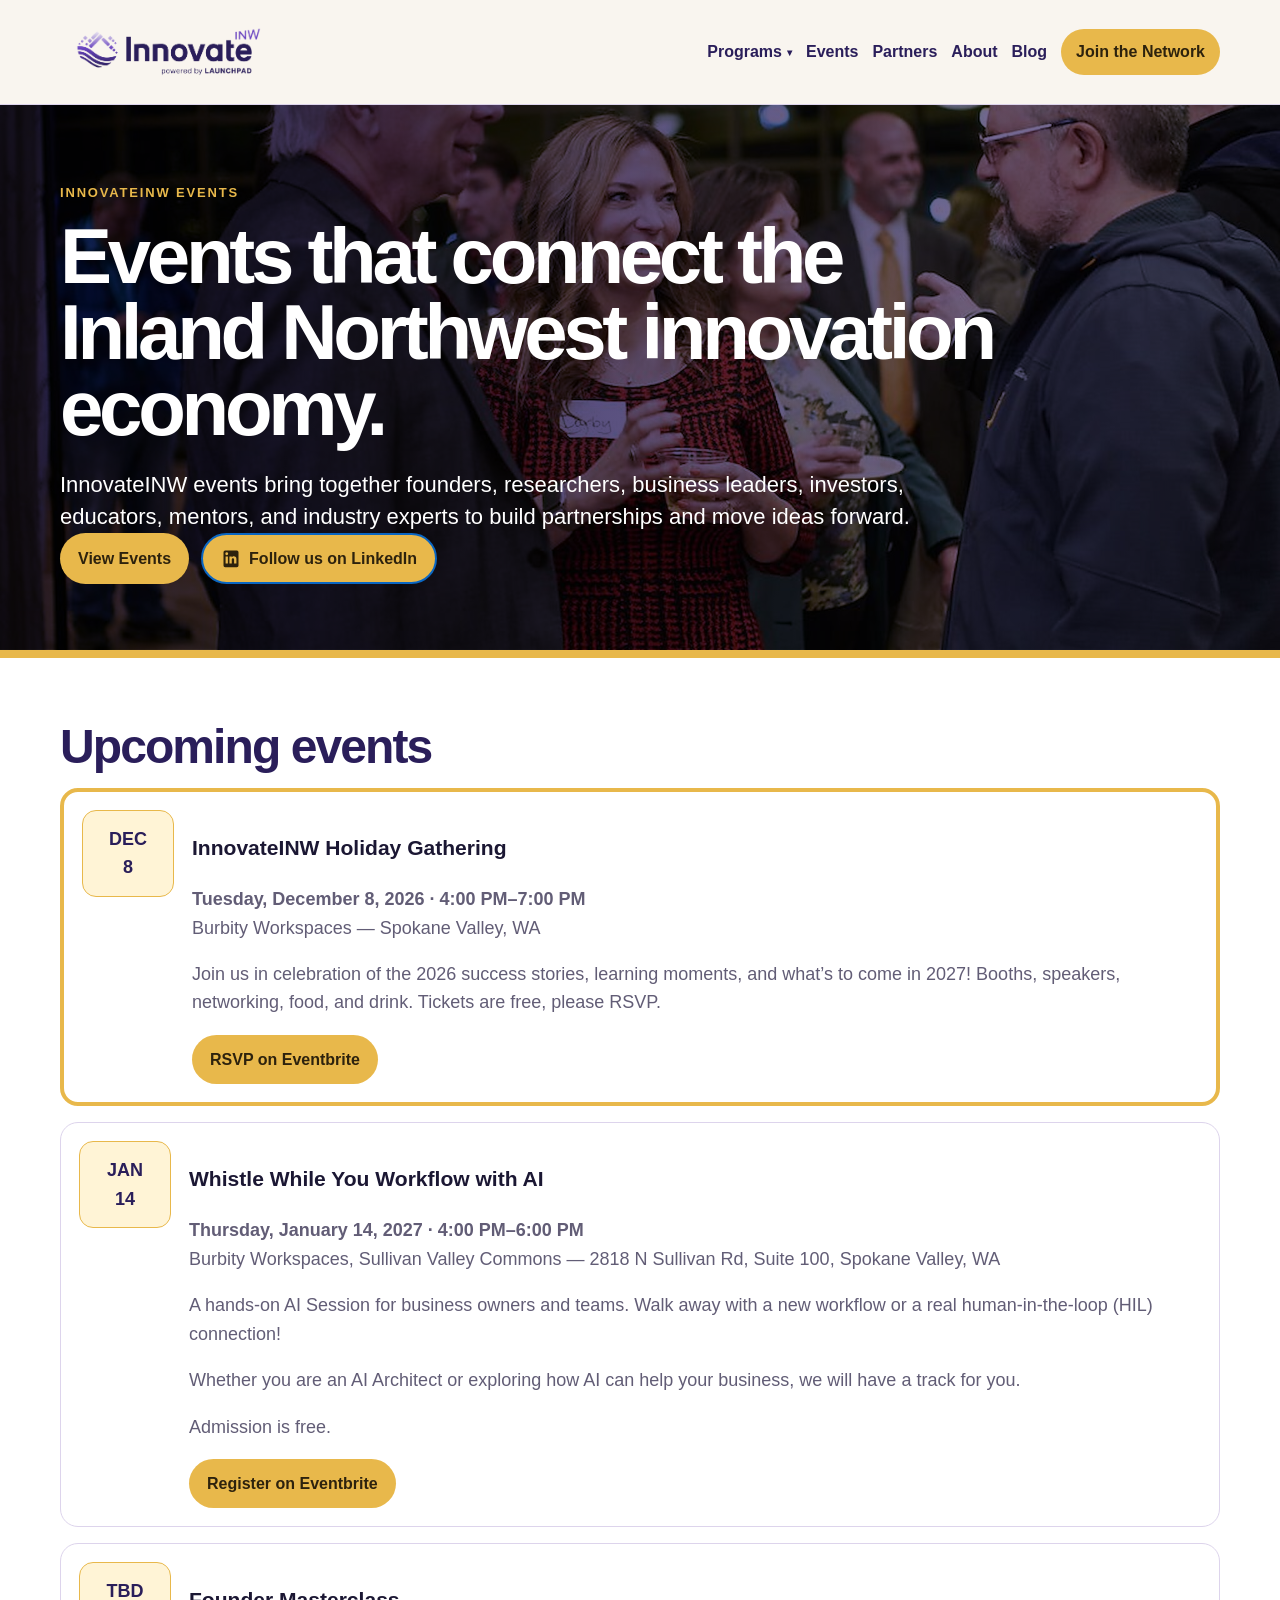
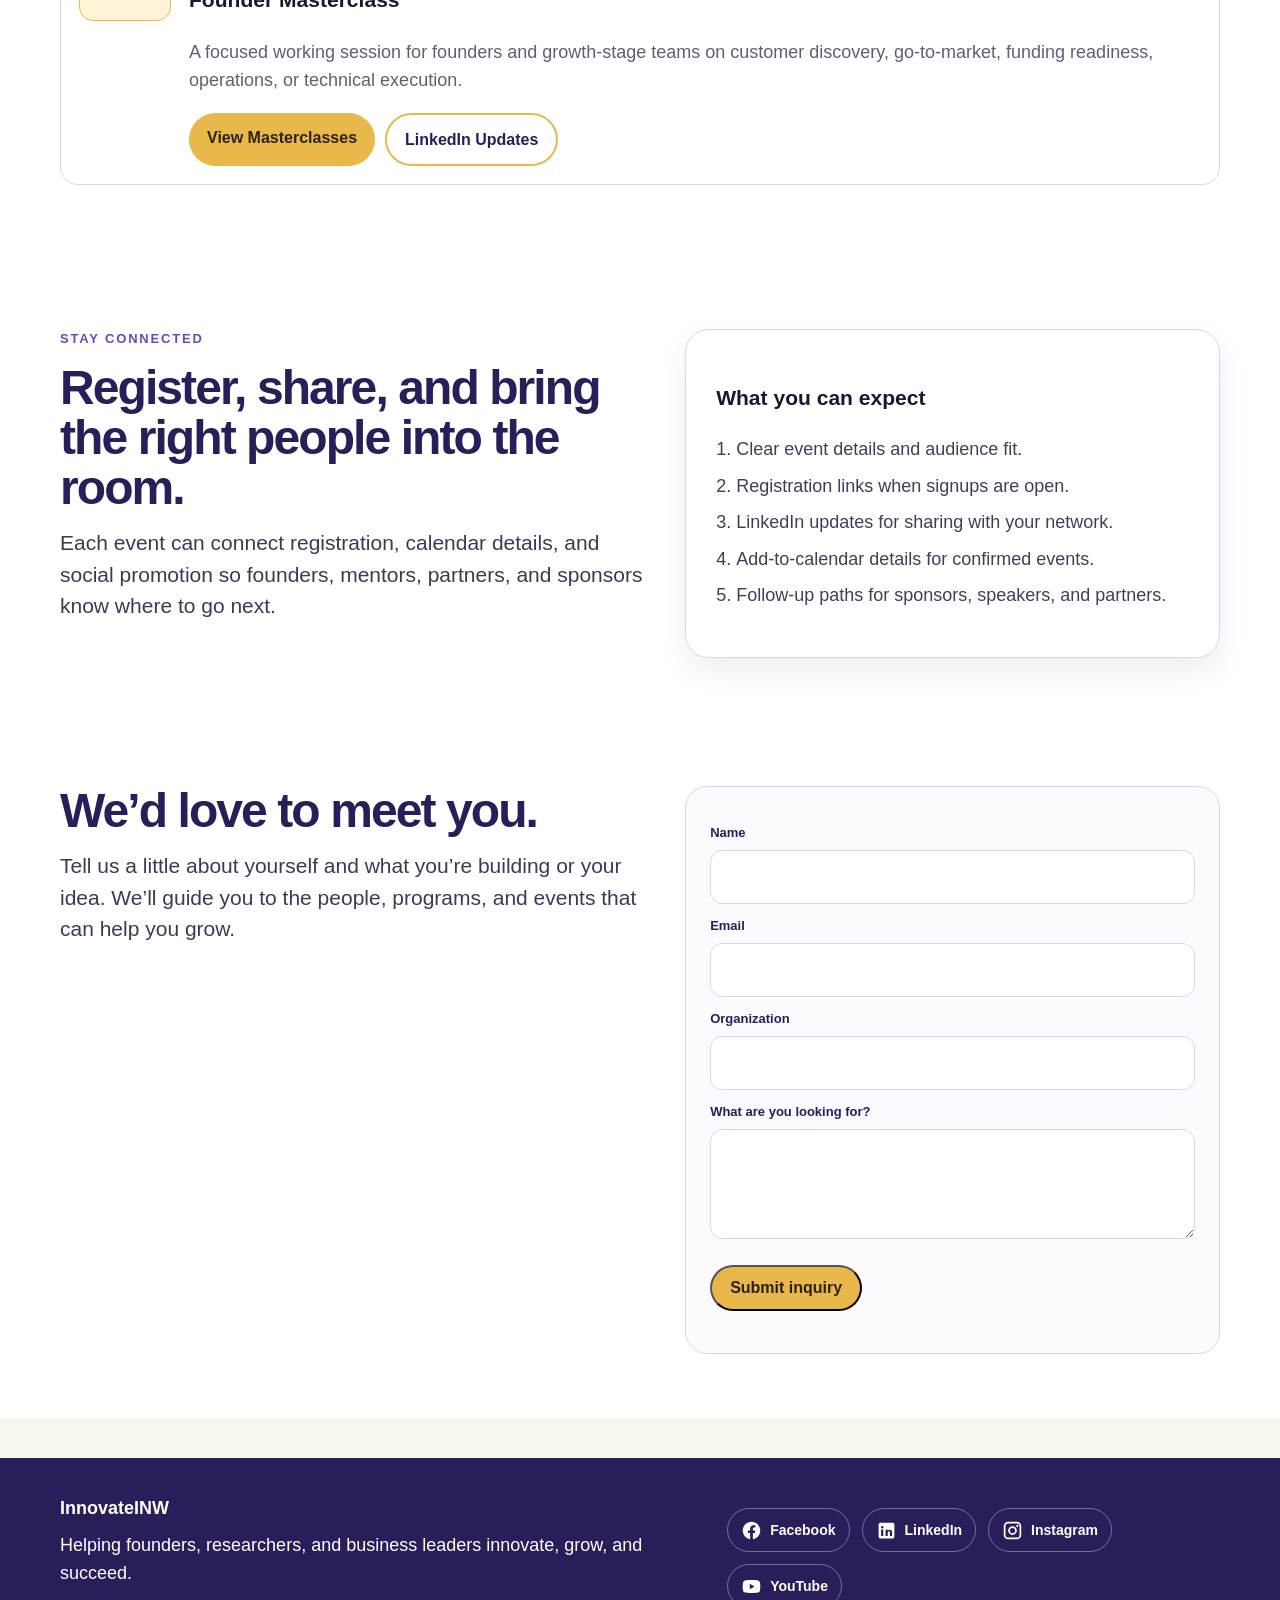
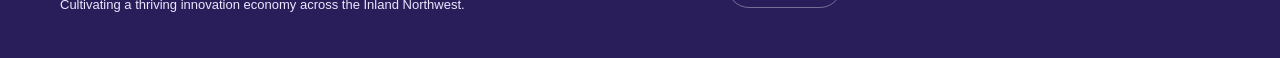
<file: events.html>
<!doctype html>
<html lang="en">
<head>
  <meta charset="utf-8">
  <meta name="viewport" content="width=device-width,initial-scale=1">
  <title>Innovation, Startup & Technology Events | InnovateINW</title>
  <!-- GEO-AEO:START -->
  <meta name="description" content="InnovateINW events connect founders, researchers, business leaders, investors, educators, mentors, and experts across the Inland Northwest.">
  <meta name="robots" content="index,follow,max-image-preview:large,max-snippet:-1,max-video-preview:-1">
  <link rel="canonical" href="https://innovateinw.com/events">
  <meta property="og:type" content="website">
  <meta property="og:site_name" content="InnovateINW">
  <meta property="og:title" content="Innovation, Startup &amp; Technology Events | InnovateINW">
  <meta property="og:description" content="InnovateINW events connect founders, researchers, business leaders, investors, educators, mentors, and experts across the Inland Northwest.">
  <meta property="og:url" content="https://innovateinw.com/events">
  <meta name="twitter:card" content="summary">
  <script type="application/ld+json">{"@context":"https://schema.org","@graph":[{"@type":"Organization","@id":"https://innovateinw.com/#organization","name":"InnovateINW","alternateName":"Innovate Inland Northwest","url":"https://innovateinw.com/","logo":{"@type":"ImageObject","url":"https://innovateinw.com/innovateinw-logo-color.png"},"description":"InnovateINW helps founders, researchers, and business leaders connect with the people, programs, and partnerships they need to innovate, grow, and succeed.","email":"info@launchpadinw.com","areaServed":{"@type":"Place","name":"Inland Northwest"},"sameAs":["https://www.facebook.com/launchpadinlandnorthwest/","https://www.linkedin.com/groups/3544071/","https://www.instagram.com/launchpadinw/","https://www.youtube.com/@launchpadinw"]},{"@type":"WebSite","@id":"https://innovateinw.com/#website","url":"https://innovateinw.com/","name":"InnovateINW","publisher":{"@id":"https://innovateinw.com/#organization"},"inLanguage":"en-US"},{"@type":"CollectionPage","@id":"https://innovateinw.com/events#webpage","url":"https://innovateinw.com/events","name":"Innovation, Startup & Technology Events","description":"InnovateINW events connect founders, researchers, business leaders, investors, educators, mentors, and experts across the Inland Northwest.","isPartOf":{"@id":"https://innovateinw.com/#website"},"about":{"@id":"https://innovateinw.com/#organization"},"publisher":{"@id":"https://innovateinw.com/#organization"},"inLanguage":"en-US"},{"@type":"Event","name":"InnovateINW Holiday Gathering","startDate":"2026-12-08T16:00:00-08:00","endDate":"2026-12-08T19:00:00-08:00","eventStatus":"https://schema.org/EventScheduled","eventAttendanceMode":"https://schema.org/OfflineEventAttendanceMode","description":"A celebration of the 2026 success stories, learning moments, and what's to come in 2027, with booths, speakers, networking, food, and drink. Free, RSVP required.","location":{"@type":"Place","name":"Burbity Workspaces","address":{"@type":"PostalAddress","addressLocality":"Spokane Valley","addressRegion":"WA","addressCountry":"US"}},"organizer":{"@id":"https://innovateinw.com/#organization"},"url":"https://www.eventbrite.com/e/2004385330480","offers":{"@type":"Offer","url":"https://www.eventbrite.com/e/2004385330480","price":"0","priceCurrency":"USD","availability":"https://schema.org/InStock"}},{"@type":"Event","name":"Whistle While You Workflow with AI","startDate":"2027-01-14T16:00:00-08:00","endDate":"2027-01-14T18:00:00-08:00","eventStatus":"https://schema.org/EventScheduled","eventAttendanceMode":"https://schema.org/OfflineEventAttendanceMode","description":"A hands-on AI Session for business owners and teams. Walk away with a new workflow or a real human-in-the-loop (HIL) connection! Whether you are an AI Architect or exploring how AI can help your business, we will have a track for you. Admission is free.","location":{"@type":"Place","name":"Burbity Workspaces, Sullivan Valley Commons","address":{"@type":"PostalAddress","streetAddress":"2818 N Sullivan Rd, Suite 100","addressLocality":"Spokane Valley","addressRegion":"WA","postalCode":"99216","addressCountry":"US"}},"organizer":{"@id":"https://innovateinw.com/#organization"},"url":"https://www.eventbrite.com/e/whistle-while-you-workflow-with-ai-tickets-2004926176164","offers":{"@type":"Offer","url":"https://www.eventbrite.com/e/whistle-while-you-workflow-with-ai-tickets-2004926176164","price":"0","priceCurrency":"USD","availability":"https://schema.org/InStock"}}]}</script>
  <!-- GEO-AEO:END -->

  <link rel="icon" type="image/svg+xml" href="innovateinw-favicon.svg"><link rel="stylesheet" href="styles.css?v=21">
</head>
<body>
<nav class="nav"><div class="container nav-inner"><a class="brand" href="index.html"><img src="innovateinw-logo-color.png" alt="InnovateINW powered by LaunchPad"></a><button class="menu-toggle" type="button" aria-label="Open menu" aria-expanded="false"><span></span><span></span><span></span></button><div class="menu"><div class="nav-dropdown"><a href="springboard.html">Programs</a><div class="dropdown-menu"><a href="springboard.html">Springboard</a><a href="ai-cyber-network.html">AI &amp; Cyber Network</a></div></div><a href="events.html">Events</a><a href="partners.html">Partners</a><a href="about.html">About</a><a href="blog.html">Blog</a><a class="btn" href="#get-involved">Join the Network</a></div></div></nav>
<header class="hero" style="background:linear-gradient(90deg,rgba(42,30,90,.95),rgba(42,30,90,.58)),url('assets/photo-events-hero.jpg');background-size:cover;background-position:center"><div class="wrap"><div class="eyebrow">InnovateINW Events</div><h1>Events that connect the Inland Northwest innovation economy.</h1><p class="hero-actions">InnovateINW events bring together founders, researchers, business leaders, investors, educators, mentors, and industry experts to build partnerships and move ideas forward.</p><p class="hero-actions"><a class="btn" href="#event-list">View Events</a> <a class="btn linkedin-hero-btn" href="https://www.linkedin.com/company/launchpad-inland-northwest/" target="_blank" rel="noopener"><svg viewBox="0 0 24 24" aria-hidden="true"><path d="M19 3a2 2 0 0 1 2 2v16a2 2 0 0 1-2 2H5a2 2 0 0 1-2-2V5a2 2 0 0 1 2-2h14m-.5 15.5v-5.3a3.26 3.26 0 0 0-3.26-3.26c-.85 0-1.84.52-2.32 1.3v-1.11h-2.79v8.37h2.79v-4.93c0-.77.62-1.4 1.39-1.4a1.4 1.4 0 0 1 1.4 1.4v4.93h2.79M6.88 8.56a1.68 1.68 0 0 0 1.68-1.68c0-.93-.75-1.69-1.68-1.69a1.69 1.69 0 0 0-1.69 1.69c0 .93.76 1.68 1.69 1.68m1.39 9.94v-8.37H5.5v8.37h2.77z"/></svg>Follow us on LinkedIn</a></p></div></header>
<main>
<section id="event-list" class="section white"><div class="wrap"><h2>Upcoming events</h2>

<div class="event enhanced-event gold-highlight-event"><div class="date">DEC<br>8</div><div><h3>InnovateINW Holiday Gathering</h3><p class="muted"><strong>Tuesday, December 8, 2026 · 4:00 PM–7:00 PM</strong><br>Burbity Workspaces — Spokane Valley, WA</p><p class="muted">Join us in celebration of the 2026 success stories, learning moments, and what’s to come in 2027! Booths, speakers, networking, food, and drink. Tickets are free, please RSVP.</p><div class="event-links"><a class="btn" href="https://www.eventbrite.com/e/2004385330480?aff=oddtdtcreator" target="_blank" rel="noopener">RSVP on Eventbrite</a></div></div></div>
<div class="event enhanced-event"><div class="date">JAN<br>14</div><div><h3>Whistle While You Workflow with AI</h3><p class="muted"><strong>Thursday, January 14, 2027 · 4:00 PM–6:00 PM</strong><br>Burbity Workspaces, Sullivan Valley Commons — 2818 N Sullivan Rd, Suite 100, Spokane Valley, WA</p><p class="muted">A hands-on AI Session for business owners and teams. Walk away with a new workflow or a real human-in-the-loop (HIL) connection!</p><p class="muted">Whether you are an AI Architect or exploring how AI can help your business, we will have a track for you.</p><p class="muted">Admission is free.</p><div class="event-links"><a class="btn" href="https://www.eventbrite.com/e/whistle-while-you-workflow-with-ai-tickets-2004926176164?aff=oddtdtcreator&amp;keep_tld=true" target="_blank" rel="noopener">Register on Eventbrite</a></div></div></div>
<div class="event enhanced-event"><div class="date">TBD</div><div><h3>Founder Masterclass</h3><p class="muted">A focused working session for founders and growth-stage teams on customer discovery, go-to-market, funding readiness, operations, or technical execution.</p><div class="event-links"><a class="btn" href="masterclasses.html">View Masterclasses</a><a class="btn light" href="https://www.linkedin.com/company/launchpad-inland-northwest/" target="_blank" rel="noopener">LinkedIn Updates</a></div></div></div>
</div></section>
<section class="section alt"><div class="wrap split"><div><div class="eyebrow purple-eyebrow">Stay Connected</div><h2>Register, share, and bring the right people into the room.</h2><p class="lead">Each event can connect registration, calendar details, and social promotion so founders, mentors, partners, and sponsors know where to go next.</p></div><div class="panel"><h3>What you can expect</h3><ol><li>Clear event details and audience fit.</li><li>Registration links when signups are open.</li><li>LinkedIn updates for sharing with your network.</li><li>Add-to-calendar details for confirmed events.</li><li>Follow-up paths for sponsors, speakers, and partners.</li></ol></div></div></section>
<section class="section white" id="get-involved"><div class="wrap split"><div><h2>We’d love to meet you.</h2><p class="lead">Tell us a little about yourself and what you’re building or your idea. We’ll guide you to the people, programs, and events that can help you grow.</p></div><form class="formbox" action="https://formsubmit.co/paige@launchpadinw.com" method="POST">
  <input type="hidden" name="_subject" value="InnovateINW routing request - Events">
  <input type="hidden" name="_template" value="table">
  <input type="hidden" name="_captcha" value="false">
  <input type="hidden" name="source_page" value="events.html">
  <label for="route-name-events">Name</label><input id="route-name-events" name="name" required>
  <label for="route-email-events">Email</label><input id="route-email-events" name="email" type="email" required>
  <label for="route-org-events">Organization</label><input id="route-org-events" name="organization">
  <label for="route-message-events">What are you looking for?</label><textarea id="route-message-events" name="message" required></textarea>
  <p><button class="btn" type="submit">Submit inquiry</button></p>
</form></div></section>
</main><footer class="footer"><div class="container footer-inner"><div class="footer-copy"><strong>InnovateINW</strong><p>Helping founders, researchers, and business leaders innovate, grow, and succeed.</p><p class="credit">Cultivating a thriving innovation economy across the Inland Northwest.</p></div><nav class="social-links" aria-label="Social media"><a href="https://www.facebook.com/launchpadinlandnorthwest/" target="_blank" rel="noopener noreferrer" aria-label="Facebook"><svg viewBox="0 0 24 24" aria-hidden="true"><path d="M22 12.07C22 6.51 17.52 2 12 2S2 6.51 2 12.07C2 17.09 5.66 21.25 10.44 22v-7.02H7.9v-2.91h2.54V9.86c0-2.52 1.49-3.91 3.77-3.91 1.09 0 2.23.2 2.23.2V8.6h-1.25c-1.24 0-1.63.77-1.63 1.56v1.88h2.77l-.44 2.91h-2.33V22C18.34 21.25 22 17.09 22 12.07z"/></svg><span>Facebook</span></a><a href="https://www.linkedin.com/company/launchpad-inland-northwest" target="_blank" rel="noopener noreferrer" aria-label="LinkedIn"><svg viewBox="0 0 24 24" aria-hidden="true"><path d="M19 3a2 2 0 0 1 2 2v14a2 2 0 0 1-2 2H5a2 2 0 0 1-2-2V5a2 2 0 0 1 2-2h14M8.34 18.34v-7.5H5.85v7.5h2.49M7.1 9.82a1.44 1.44 0 1 0 0-2.88 1.44 1.44 0 0 0 0 2.88m11.24 8.52v-4.11c0-2.2-1.17-3.22-2.74-3.22-1.26 0-1.83.69-2.15 1.18v-1.01h-2.49v7.16h2.49v-3.55c0-.94.18-1.85 1.35-1.85 1.15 0 1.16 1.08 1.16 1.91v3.49h2.38z"/></svg><span>LinkedIn</span></a><a href="https://www.instagram.com/launchpadinw/" target="_blank" rel="noopener noreferrer" aria-label="Instagram"><svg viewBox="0 0 24 24" aria-hidden="true"><path d="M7 2h10a5 5 0 0 1 5 5v10a5 5 0 0 1-5 5H7a5 5 0 0 1-5-5V7a5 5 0 0 1 5-5m0 2a3 3 0 0 0-3 3v10a3 3 0 0 0 3 3h10a3 3 0 0 0 3-3V7a3 3 0 0 0-3-3H7m10.5 1.5A1.25 1.25 0 1 1 16.25 6.75 1.25 1.25 0 0 1 17.5 5.5M12 7a5 5 0 1 1 0 10 5 5 0 0 1 0-10m0 2a3 3 0 1 0 0 6 3 3 0 0 0 0-6z"/></svg><span>Instagram</span></a><a href="https://www.youtube.com/@launchpadinw" target="_blank" rel="noopener noreferrer" aria-label="YouTube"><svg viewBox="0 0 24 24" aria-hidden="true"><path d="M21.58 7.19a2.9 2.9 0 0 0-2.04-2.05C17.73 4.65 12 4.65 12 4.65s-5.73 0-7.54.49A2.9 2.9 0 0 0 2.42 7.2C1.93 9 1.93 12 1.93 12s0 3 .49 4.81a2.9 2.9 0 0 0 2.04 2.05c1.81.49 7.54.49 7.54.49s5.73 0 7.54-.49a2.9 2.9 0 0 0 2.04-2.05c.49-1.81.49-4.81.49-4.81s0-3-.49-4.81M10 15.15v-6.3L15.45 12 10 15.15z"/></svg><span>YouTube</span></a></nav></div></footer>
<script>
(function(){
  document.querySelectorAll('.menu-toggle').forEach(function(button){
    button.addEventListener('click', function(){
      var nav = button.closest('.nav');
      var open = nav.classList.toggle('open');
      button.setAttribute('aria-expanded', open ? 'true' : 'false');
      button.setAttribute('aria-label', open ? 'Close menu' : 'Open menu');
    });
  });
})();
</script>
</body></html>
</file>
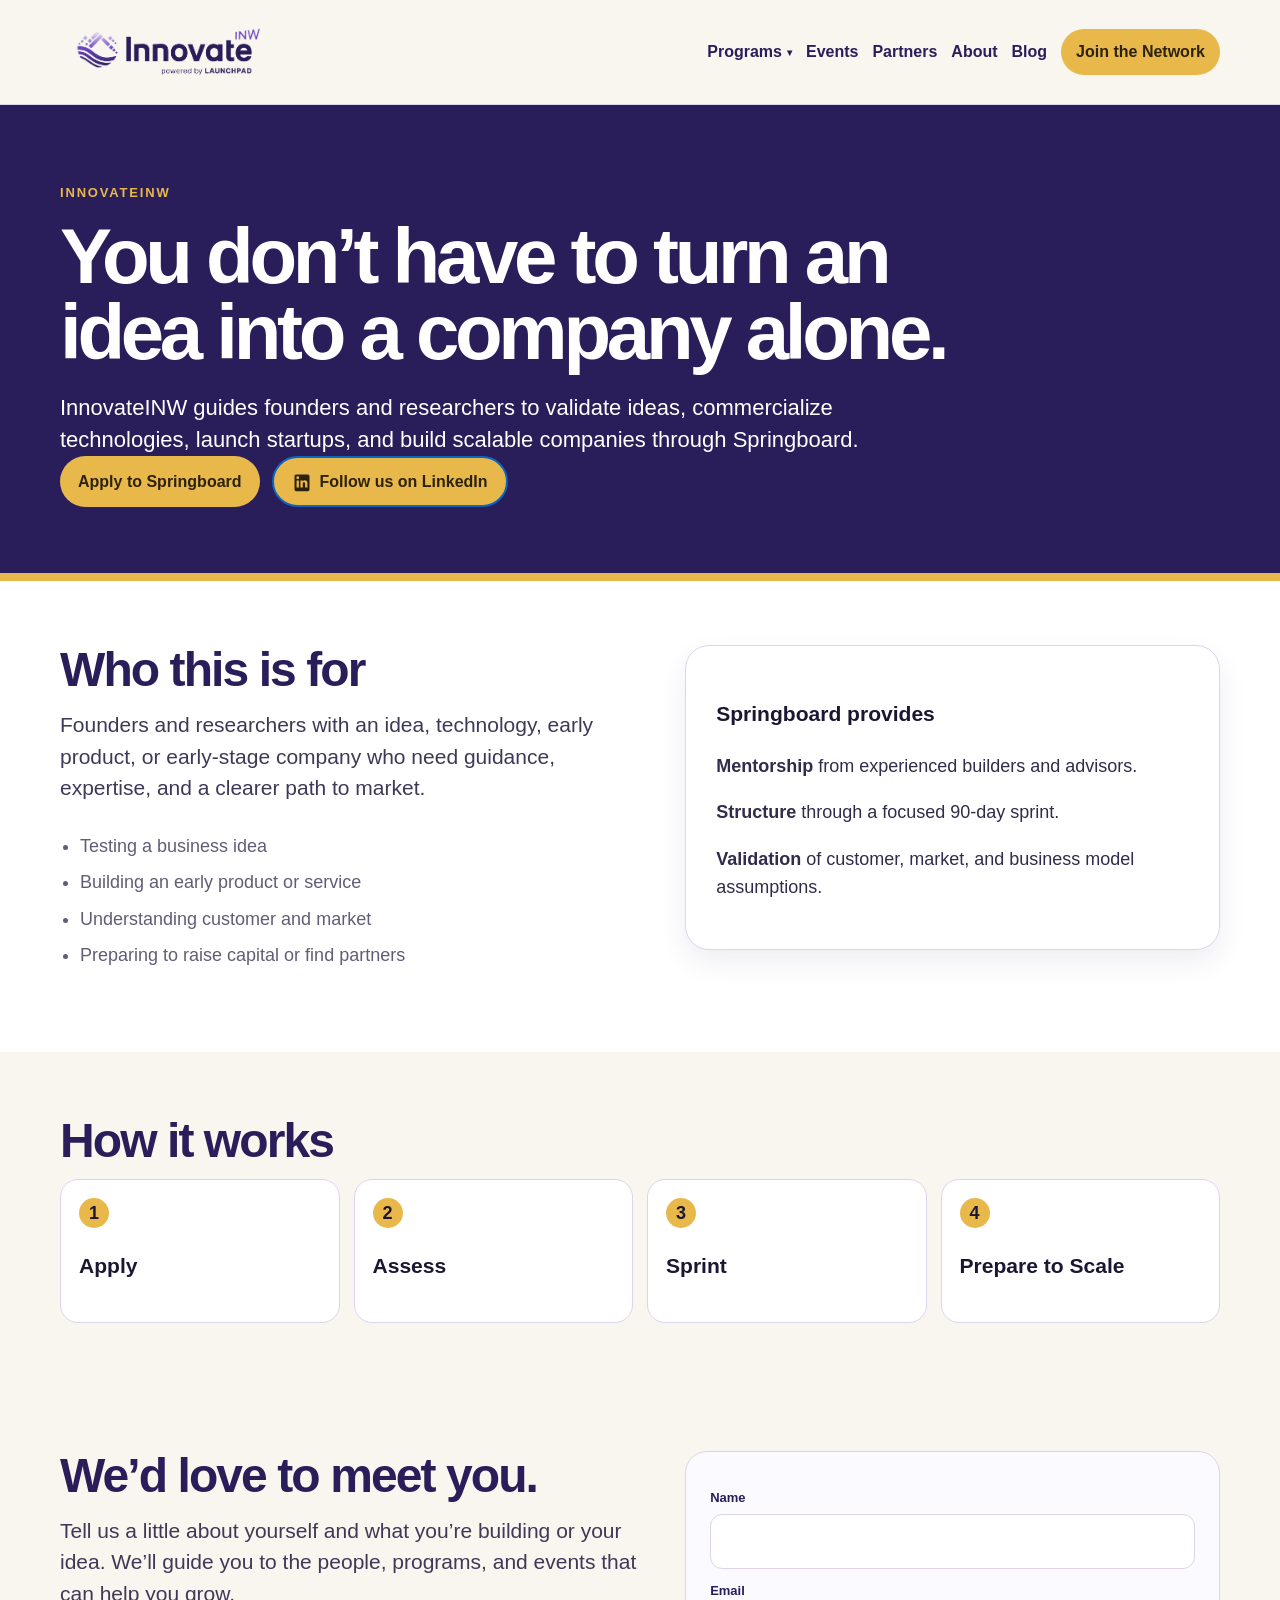
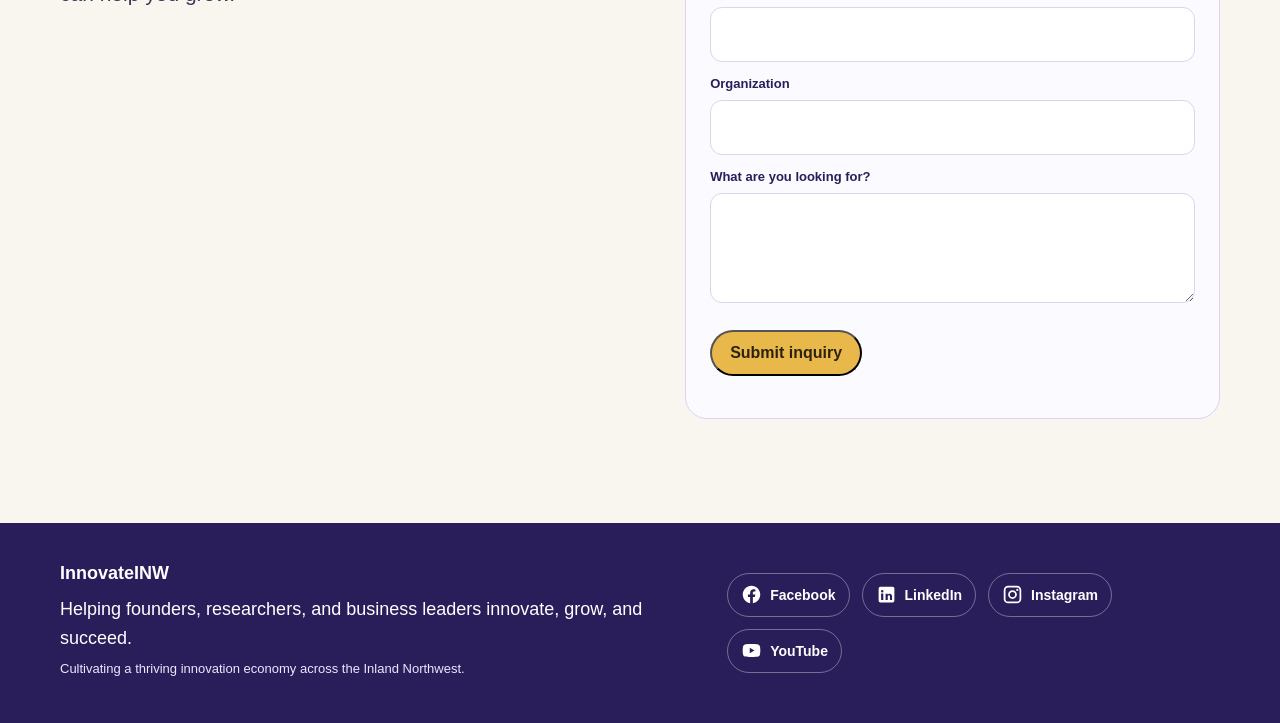
<file: founders.html>
<!doctype html><html lang="en"><head><meta charset="utf-8"><meta name="viewport" content="width=device-width,initial-scale=1"><title>Support for Founders & Entrepreneurs | InnovateINW</title>
  <!-- GEO-AEO:START -->
  <meta name="description" content="InnovateINW guides founders and researchers to validate ideas, commercialize technologies, launch startups, and build scalable companies through Springboard.">
  <meta name="robots" content="index,follow,max-image-preview:large,max-snippet:-1,max-video-preview:-1">
  <link rel="canonical" href="https://innovateinw.com/founders">
  <meta property="og:type" content="website">
  <meta property="og:site_name" content="InnovateINW">
  <meta property="og:title" content="Support for Founders &amp; Entrepreneurs | InnovateINW">
  <meta property="og:description" content="InnovateINW guides founders and researchers to validate ideas, commercialize technologies, launch startups, and build scalable companies through Springboard.">
  <meta property="og:url" content="https://innovateinw.com/founders">
  <meta name="twitter:card" content="summary">
  <script type="application/ld+json">{"@context":"https://schema.org","@graph":[{"@type":"Organization","@id":"https://innovateinw.com/#organization","name":"InnovateINW","alternateName":"Innovate Inland Northwest","url":"https://innovateinw.com/","logo":{"@type":"ImageObject","url":"https://innovateinw.com/innovateinw-logo-color.png"},"description":"InnovateINW helps founders, researchers, and business leaders connect with the people, programs, and partnerships they need to innovate, grow, and succeed.","email":"info@launchpadinw.com","areaServed":{"@type":"Place","name":"Inland Northwest"},"sameAs":["https://www.facebook.com/launchpadinlandnorthwest/","https://www.linkedin.com/groups/3544071/","https://www.instagram.com/launchpadinw/","https://www.youtube.com/@launchpadinw"]},{"@type":"WebSite","@id":"https://innovateinw.com/#website","url":"https://innovateinw.com/","name":"InnovateINW","publisher":{"@id":"https://innovateinw.com/#organization"},"inLanguage":"en-US"},{"@type":"WebPage","@id":"https://innovateinw.com/founders#webpage","url":"https://innovateinw.com/founders","name":"Support for Founders & Entrepreneurs","description":"InnovateINW guides founders and researchers to validate ideas, commercialize technologies, launch startups, and build scalable companies through Springboard.","isPartOf":{"@id":"https://innovateinw.com/#website"},"about":{"@id":"https://innovateinw.com/#organization"},"publisher":{"@id":"https://innovateinw.com/#organization"},"inLanguage":"en-US"}]}</script>
  <!-- GEO-AEO:END -->
<link rel="icon" type="image/svg+xml" href="innovateinw-favicon.svg"><link rel="stylesheet" href="styles.css?v=21"></head><body><nav class="nav"><div class="container nav-inner"><a class="brand" href="index.html"><img src="innovateinw-logo-color.png" alt="InnovateINW powered by LaunchPad"></a><button class="menu-toggle" type="button" aria-label="Open menu" aria-expanded="false"><span></span><span></span><span></span></button><div class="menu"><div class="nav-dropdown"><a href="springboard.html">Programs</a><div class="dropdown-menu"><a href="springboard.html">Springboard</a><a href="ai-cyber-network.html">AI &amp; Cyber Network</a></div></div><a href="events.html">Events</a><a href="partners.html">Partners</a><a href="about.html">About</a><a href="blog.html">Blog</a><a class="btn" href="#get-involved">Join the Network</a></div></div></nav><header class="hero"><div class="wrap"><div class="eyebrow">InnovateINW</div><h1>You don’t have to turn an idea into a company alone.</h1><p class="hero-actions">InnovateINW guides founders and researchers to validate ideas, commercialize technologies, launch startups, and build scalable companies through Springboard.</p><p class="hero-actions"><a class="btn" href="springboard.html">Apply to Springboard</a> <a class="btn linkedin-hero-btn" href="https://www.linkedin.com/company/launchpad-inland-northwest/" target="_blank" rel="noopener"><svg viewBox="0 0 24 24" aria-hidden="true"><path d="M19 3a2 2 0 0 1 2 2v16a2 2 0 0 1-2 2H5a2 2 0 0 1-2-2V5a2 2 0 0 1 2-2h14m-.5 15.5v-5.3a3.26 3.26 0 0 0-3.26-3.26c-.85 0-1.84.52-2.32 1.3v-1.11h-2.79v8.37h2.79v-4.93c0-.77.62-1.4 1.39-1.4a1.4 1.4 0 0 1 1.4 1.4v4.93h2.79M6.88 8.56a1.68 1.68 0 0 0 1.68-1.68c0-.93-.75-1.69-1.68-1.69a1.69 1.69 0 0 0-1.69 1.69c0 .93.76 1.68 1.69 1.68m1.39 9.94v-8.37H5.5v8.37h2.77z"/></svg>Follow us on LinkedIn</a> </p></div></header><main><section class="section white"><div class="wrap split"><div><h2>Who this is for</h2><p class="lead">Founders and researchers with an idea, technology, early product, or early-stage company who need guidance, expertise, and a clearer path to market.</p><ul><li>Testing a business idea</li><li>Building an early product or service</li><li>Understanding customer and market</li><li>Preparing to raise capital or find partners</li></ul></div><div class="panel"><h3>Springboard provides</h3><p><strong>Mentorship</strong> from experienced builders and advisors.</p><p><strong>Structure</strong> through a focused 90-day sprint.</p><p><strong>Validation</strong> of customer, market, and business model assumptions.</p></div></div></section><section class="section"><div class="wrap"><h2>How it works</h2><div class="steps"><div class="step"><h3>Apply</h3></div><div class="step"><h3>Assess</h3></div><div class="step"><h3>Sprint</h3></div><div class="step"><h3>Prepare to Scale</h3></div></div></div></section><section class="section" id="get-involved"><div class="wrap split"><div><h2>We’d love to meet you.</h2><p class="lead">Tell us a little about yourself and what you’re building or your idea. We’ll guide you to the people, programs, and events that can help you grow.</p></div><form class="formbox" action="https://formsubmit.co/paige@launchpadinw.com" method="POST">
  <input type="hidden" name="_subject" value="InnovateINW routing request - Founders / Entrepreneurs">
  <input type="hidden" name="_template" value="table">
  <input type="hidden" name="_captcha" value="false">
  <input type="hidden" name="source_page" value="founders.html">
  <label for="route-name-founders">Name</label><input id="route-name-founders" name="name" required>
  <label for="route-email-founders">Email</label><input id="route-email-founders" name="email" type="email" required>
  <label for="route-org-founders">Organization</label><input id="route-org-founders" name="organization">
  <label for="route-message-founders">What are you looking for?</label><textarea id="route-message-founders" name="message" required></textarea>
  <p><button class="btn" type="submit">Submit inquiry</button></p>
</form></div></section></main><footer class="footer"><div class="container footer-inner"><div class="footer-copy"><strong>InnovateINW</strong><p>Helping founders, researchers, and business leaders innovate, grow, and succeed.</p><p class="credit">Cultivating a thriving innovation economy across the Inland Northwest.</p></div><nav class="social-links" aria-label="Social media"><a href="https://www.facebook.com/launchpadinlandnorthwest/" target="_blank" rel="noopener noreferrer" aria-label="Facebook"><svg viewBox="0 0 24 24" aria-hidden="true"><path d="M22 12.07C22 6.51 17.52 2 12 2S2 6.51 2 12.07C2 17.09 5.66 21.25 10.44 22v-7.02H7.9v-2.91h2.54V9.86c0-2.52 1.49-3.91 3.77-3.91 1.09 0 2.23.2 2.23.2V8.6h-1.25c-1.24 0-1.63.77-1.63 1.56v1.88h2.77l-.44 2.91h-2.33V22C18.34 21.25 22 17.09 22 12.07z"/></svg><span>Facebook</span></a><a href="https://www.linkedin.com/company/launchpad-inland-northwest" target="_blank" rel="noopener noreferrer" aria-label="LinkedIn"><svg viewBox="0 0 24 24" aria-hidden="true"><path d="M19 3a2 2 0 0 1 2 2v14a2 2 0 0 1-2 2H5a2 2 0 0 1-2-2V5a2 2 0 0 1 2-2h14M8.34 18.34v-7.5H5.85v7.5h2.49M7.1 9.82a1.44 1.44 0 1 0 0-2.88 1.44 1.44 0 0 0 0 2.88m11.24 8.52v-4.11c0-2.2-1.17-3.22-2.74-3.22-1.26 0-1.83.69-2.15 1.18v-1.01h-2.49v7.16h2.49v-3.55c0-.94.18-1.85 1.35-1.85 1.15 0 1.16 1.08 1.16 1.91v3.49h2.38z"/></svg><span>LinkedIn</span></a><a href="https://www.instagram.com/launchpadinw/" target="_blank" rel="noopener noreferrer" aria-label="Instagram"><svg viewBox="0 0 24 24" aria-hidden="true"><path d="M7 2h10a5 5 0 0 1 5 5v10a5 5 0 0 1-5 5H7a5 5 0 0 1-5-5V7a5 5 0 0 1 5-5m0 2a3 3 0 0 0-3 3v10a3 3 0 0 0 3 3h10a3 3 0 0 0 3-3V7a3 3 0 0 0-3-3H7m10.5 1.5A1.25 1.25 0 1 1 16.25 6.75 1.25 1.25 0 0 1 17.5 5.5M12 7a5 5 0 1 1 0 10 5 5 0 0 1 0-10m0 2a3 3 0 1 0 0 6 3 3 0 0 0 0-6z"/></svg><span>Instagram</span></a><a href="https://www.youtube.com/@launchpadinw" target="_blank" rel="noopener noreferrer" aria-label="YouTube"><svg viewBox="0 0 24 24" aria-hidden="true"><path d="M21.58 7.19a2.9 2.9 0 0 0-2.04-2.05C17.73 4.65 12 4.65 12 4.65s-5.73 0-7.54.49A2.9 2.9 0 0 0 2.42 7.2C1.93 9 1.93 12 1.93 12s0 3 .49 4.81a2.9 2.9 0 0 0 2.04 2.05c1.81.49 7.54.49 7.54.49s5.73 0 7.54-.49a2.9 2.9 0 0 0 2.04-2.05c.49-1.81.49-4.81.49-4.81s0-3-.49-4.81M10 15.15v-6.3L15.45 12 10 15.15z"/></svg><span>YouTube</span></a></nav></div></footer>
<script>
(function(){
  document.querySelectorAll('.menu-toggle').forEach(function(button){
    button.addEventListener('click', function(){
      var nav = button.closest('.nav');
      var open = nav.classList.toggle('open');
      button.setAttribute('aria-expanded', open ? 'true' : 'false');
      button.setAttribute('aria-label', open ? 'Close menu' : 'Open menu');
    });
  });
})();
</script>
</body></html>
</file>
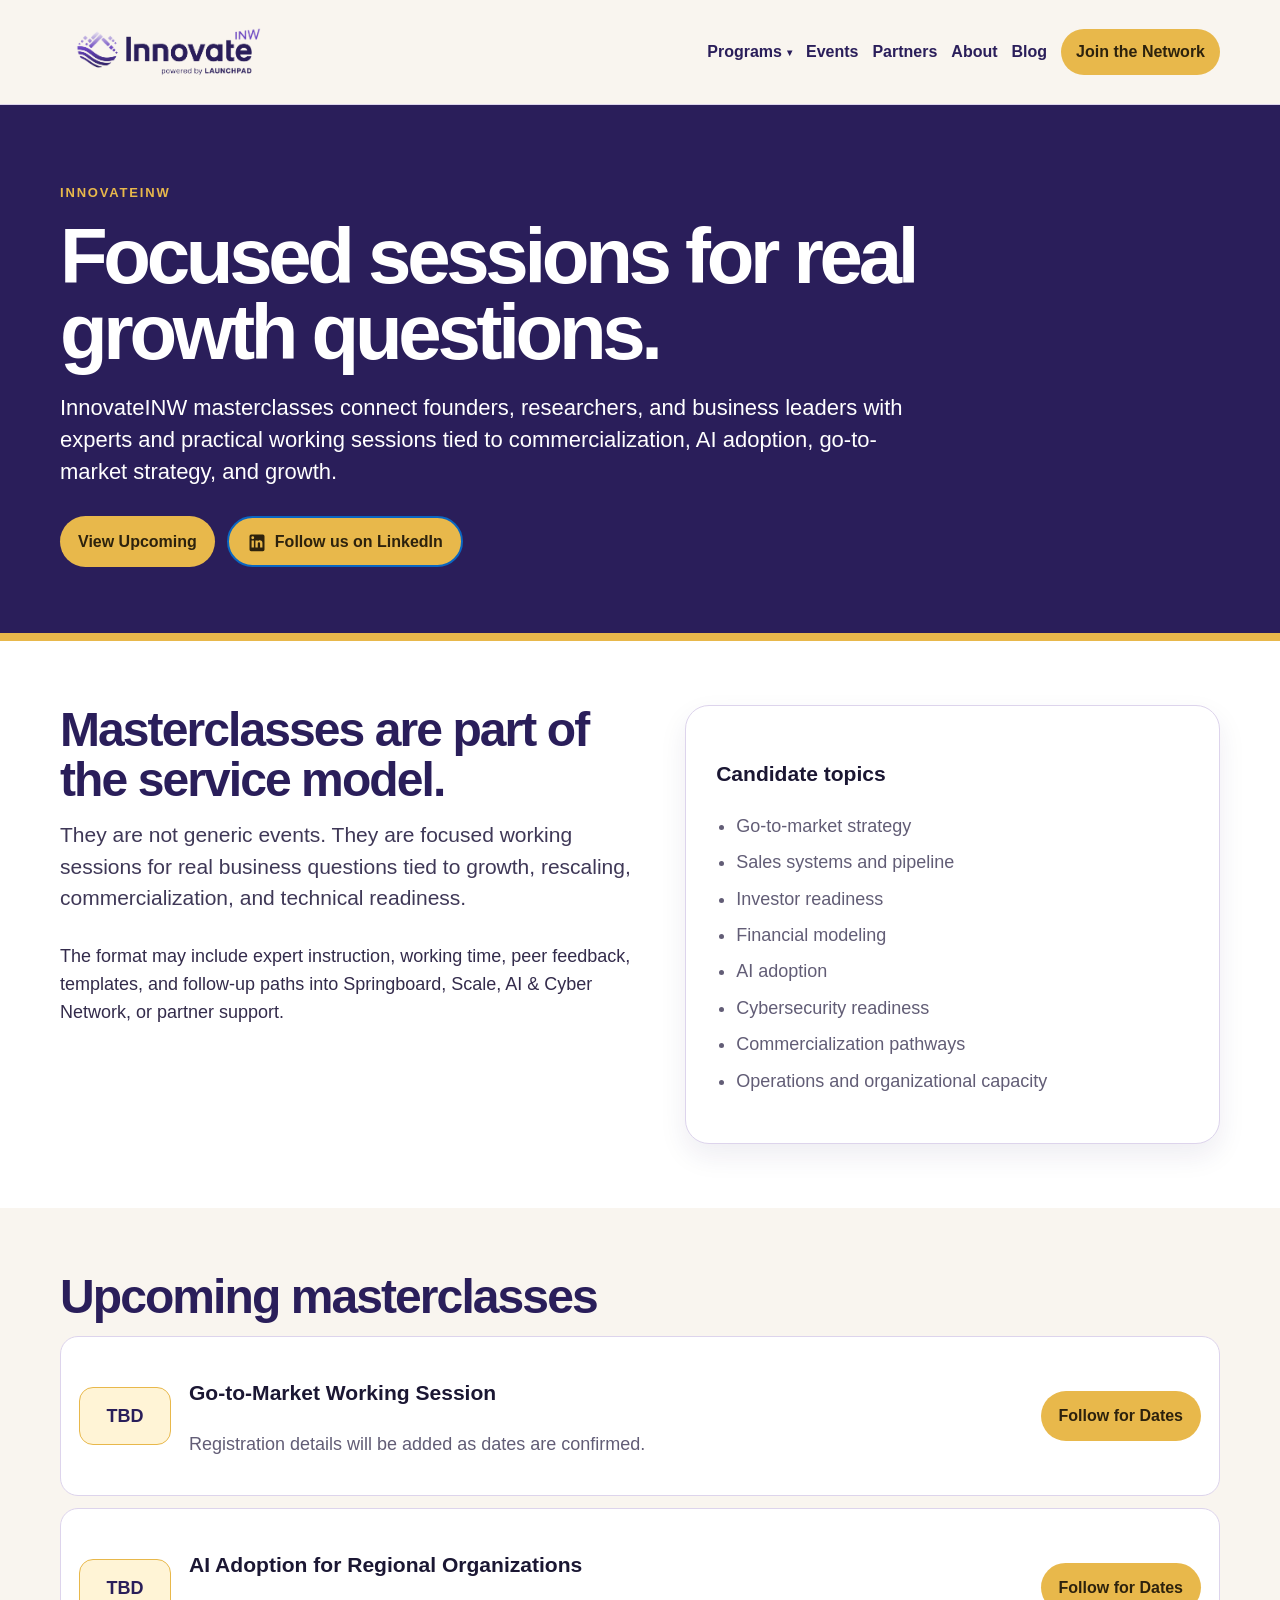
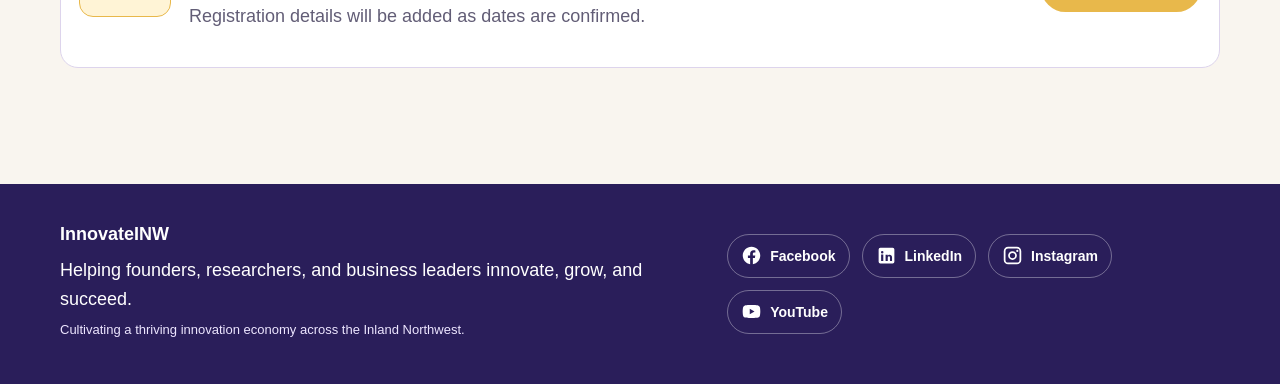
<file: masterclasses.html>
<!doctype html><html lang="en"><head><meta charset="utf-8"><meta name="viewport" content="width=device-width,initial-scale=1"><title>Business Growth Masterclasses | InnovateINW</title>
  <!-- GEO-AEO:START -->
  <meta name="description" content="InnovateINW masterclasses connect founders, researchers, and business leaders with practical expertise in commercialization, AI, go-to-market, and growth.">
  <meta name="robots" content="index,follow,max-image-preview:large,max-snippet:-1,max-video-preview:-1">
  <link rel="canonical" href="https://innovateinw.com/masterclasses">
  <meta property="og:type" content="website">
  <meta property="og:site_name" content="InnovateINW">
  <meta property="og:title" content="Business Growth Masterclasses | InnovateINW">
  <meta property="og:description" content="InnovateINW masterclasses connect founders, researchers, and business leaders with practical expertise in commercialization, AI, go-to-market, and growth.">
  <meta property="og:url" content="https://innovateinw.com/masterclasses">
  <meta name="twitter:card" content="summary">
  <script type="application/ld+json">{"@context":"https://schema.org","@graph":[{"@type":"Organization","@id":"https://innovateinw.com/#organization","name":"InnovateINW","alternateName":"Innovate Inland Northwest","url":"https://innovateinw.com/","logo":{"@type":"ImageObject","url":"https://innovateinw.com/innovateinw-logo-color.png"},"description":"InnovateINW helps founders, researchers, and business leaders connect with the people, programs, and partnerships they need to innovate, grow, and succeed.","email":"info@launchpadinw.com","areaServed":{"@type":"Place","name":"Inland Northwest"},"sameAs":["https://www.facebook.com/launchpadinlandnorthwest/","https://www.linkedin.com/groups/3544071/","https://www.instagram.com/launchpadinw/","https://www.youtube.com/@launchpadinw"]},{"@type":"WebSite","@id":"https://innovateinw.com/#website","url":"https://innovateinw.com/","name":"InnovateINW","publisher":{"@id":"https://innovateinw.com/#organization"},"inLanguage":"en-US"},{"@type":"CollectionPage","@id":"https://innovateinw.com/masterclasses#webpage","url":"https://innovateinw.com/masterclasses","name":"Business Growth Masterclasses","description":"InnovateINW masterclasses connect founders, researchers, and business leaders with practical expertise in commercialization, AI, go-to-market, and growth.","isPartOf":{"@id":"https://innovateinw.com/#website"},"about":{"@id":"https://innovateinw.com/#organization"},"publisher":{"@id":"https://innovateinw.com/#organization"},"inLanguage":"en-US"},{"@type":"Service","@id":"https://innovateinw.com/masterclasses#service","name":"InnovateINW Masterclasses","serviceType":"Business education and operator support","description":"Practical sessions covering brand, go-to-market, sales, AI, customer discovery and growth.","provider":{"@id":"https://innovateinw.com/#organization"},"areaServed":{"@type":"Place","name":"Inland Northwest"},"url":"https://innovateinw.com/masterclasses"}]}</script>
  <!-- GEO-AEO:END -->
<link rel="icon" type="image/svg+xml" href="innovateinw-favicon.svg"><link rel="stylesheet" href="styles.css?v=21"></head><body><nav class="nav"><div class="container nav-inner"><a class="brand" href="index.html"><img src="innovateinw-logo-color.png" alt="InnovateINW powered by LaunchPad"></a><button class="menu-toggle" type="button" aria-label="Open menu" aria-expanded="false"><span></span><span></span><span></span></button><div class="menu"><div class="nav-dropdown"><a href="springboard.html">Programs</a><div class="dropdown-menu"><a href="springboard.html">Springboard</a><a href="ai-cyber-network.html">AI &amp; Cyber Network</a></div></div><a href="events.html">Events</a><a href="partners.html">Partners</a><a href="about.html">About</a><a href="blog.html">Blog</a><a class="btn" href="participate.html#get-involved">Join the Network</a></div></div></nav><header class="hero" style="--img:url(https://upload.wikimedia.org/wikipedia/commons/d/db/Barley_field-2007-02-22%28large%29.jpg)"><div class="wrap"><div class="eyebrow">InnovateINW</div><h1>Focused sessions for real growth questions.</h1><p>InnovateINW masterclasses connect founders, researchers, and business leaders with experts and practical working sessions tied to commercialization, AI adoption, go-to-market strategy, and growth.</p><p class="hero-actions"><a class="btn" href="#upcoming-masterclasses">View Upcoming</a> <a class="btn linkedin-hero-btn" href="https://www.linkedin.com/company/launchpad-inland-northwest/" target="_blank" rel="noopener"><svg viewBox="0 0 24 24" aria-hidden="true"><path d="M19 3a2 2 0 0 1 2 2v16a2 2 0 0 1-2 2H5a2 2 0 0 1-2-2V5a2 2 0 0 1 2-2h14m-.5 15.5v-5.3a3.26 3.26 0 0 0-3.26-3.26c-.85 0-1.84.52-2.32 1.3v-1.11h-2.79v8.37h2.79v-4.93c0-.77.62-1.4 1.39-1.4a1.4 1.4 0 0 1 1.4 1.4v4.93h2.79M6.88 8.56a1.68 1.68 0 0 0 1.68-1.68c0-.93-.75-1.69-1.68-1.69a1.69 1.69 0 0 0-1.69 1.69c0 .93.76 1.68 1.69 1.68m1.39 9.94v-8.37H5.5v8.37h2.77z"/></svg>Follow us on LinkedIn</a></p></div></header><main>
<section class="section white"><div class="wrap split"><div><h2>Masterclasses are part of the service model.</h2><p class="lead">They are not generic events. They are focused working sessions for real business questions tied to growth, rescaling, commercialization, and technical readiness.</p><p>The format may include expert instruction, working time, peer feedback, templates, and follow-up paths into Springboard, Scale, AI & Cyber Network, or partner support.</p></div><div class="panel"><h3>Candidate topics</h3><ul><li>Go-to-market strategy</li><li>Sales systems and pipeline</li><li>Investor readiness</li><li>Financial modeling</li><li>AI adoption</li><li>Cybersecurity readiness</li><li>Commercialization pathways</li><li>Operations and organizational capacity</li></ul></div></div></section>
<section id="upcoming-masterclasses" class="section"><div class="wrap"><h2>Upcoming masterclasses</h2><div class="event"><div class="date">TBD</div><div><h3>Go-to-Market Working Session</h3><p class="muted">Registration details will be added as dates are confirmed.</p></div><a class="btn" href="https://www.linkedin.com/company/launchpad-inland-northwest/" target="_blank" rel="noopener">Follow for Dates</a></div><div class="event"><div class="date">TBD</div><div><h3>AI Adoption for Regional Organizations</h3><p class="muted">Registration details will be added as dates are confirmed.</p></div><a class="btn" href="https://www.linkedin.com/company/launchpad-inland-northwest/" target="_blank" rel="noopener">Follow for Dates</a></div></div></section>
</main><footer class="footer"><div class="container footer-inner"><div class="footer-copy"><strong>InnovateINW</strong><p>Helping founders, researchers, and business leaders innovate, grow, and succeed.</p><p class="credit">Cultivating a thriving innovation economy across the Inland Northwest.</p></div><nav class="social-links" aria-label="Social media"><a href="https://www.facebook.com/launchpadinlandnorthwest/" target="_blank" rel="noopener noreferrer" aria-label="Facebook"><svg viewBox="0 0 24 24" aria-hidden="true"><path d="M22 12.07C22 6.51 17.52 2 12 2S2 6.51 2 12.07C2 17.09 5.66 21.25 10.44 22v-7.02H7.9v-2.91h2.54V9.86c0-2.52 1.49-3.91 3.77-3.91 1.09 0 2.23.2 2.23.2V8.6h-1.25c-1.24 0-1.63.77-1.63 1.56v1.88h2.77l-.44 2.91h-2.33V22C18.34 21.25 22 17.09 22 12.07z"/></svg><span>Facebook</span></a><a href="https://www.linkedin.com/company/launchpad-inland-northwest" target="_blank" rel="noopener noreferrer" aria-label="LinkedIn"><svg viewBox="0 0 24 24" aria-hidden="true"><path d="M19 3a2 2 0 0 1 2 2v14a2 2 0 0 1-2 2H5a2 2 0 0 1-2-2V5a2 2 0 0 1 2-2h14M8.34 18.34v-7.5H5.85v7.5h2.49M7.1 9.82a1.44 1.44 0 1 0 0-2.88 1.44 1.44 0 0 0 0 2.88m11.24 8.52v-4.11c0-2.2-1.17-3.22-2.74-3.22-1.26 0-1.83.69-2.15 1.18v-1.01h-2.49v7.16h2.49v-3.55c0-.94.18-1.85 1.35-1.85 1.15 0 1.16 1.08 1.16 1.91v3.49h2.38z"/></svg><span>LinkedIn</span></a><a href="https://www.instagram.com/launchpadinw/" target="_blank" rel="noopener noreferrer" aria-label="Instagram"><svg viewBox="0 0 24 24" aria-hidden="true"><path d="M7 2h10a5 5 0 0 1 5 5v10a5 5 0 0 1-5 5H7a5 5 0 0 1-5-5V7a5 5 0 0 1 5-5m0 2a3 3 0 0 0-3 3v10a3 3 0 0 0 3 3h10a3 3 0 0 0 3-3V7a3 3 0 0 0-3-3H7m10.5 1.5A1.25 1.25 0 1 1 16.25 6.75 1.25 1.25 0 0 1 17.5 5.5M12 7a5 5 0 1 1 0 10 5 5 0 0 1 0-10m0 2a3 3 0 1 0 0 6 3 3 0 0 0 0-6z"/></svg><span>Instagram</span></a><a href="https://www.youtube.com/@launchpadinw" target="_blank" rel="noopener noreferrer" aria-label="YouTube"><svg viewBox="0 0 24 24" aria-hidden="true"><path d="M21.58 7.19a2.9 2.9 0 0 0-2.04-2.05C17.73 4.65 12 4.65 12 4.65s-5.73 0-7.54.49A2.9 2.9 0 0 0 2.42 7.2C1.93 9 1.93 12 1.93 12s0 3 .49 4.81a2.9 2.9 0 0 0 2.04 2.05c1.81.49 7.54.49 7.54.49s5.73 0 7.54-.49a2.9 2.9 0 0 0 2.04-2.05c.49-1.81.49-4.81.49-4.81s0-3-.49-4.81M10 15.15v-6.3L15.45 12 10 15.15z"/></svg><span>YouTube</span></a></nav></div></footer>
<script>
(function(){
  document.querySelectorAll('.menu-toggle').forEach(function(button){
    button.addEventListener('click', function(){
      var nav = button.closest('.nav');
      var open = nav.classList.toggle('open');
      button.setAttribute('aria-expanded', open ? 'true' : 'false');
      button.setAttribute('aria-label', open ? 'Close menu' : 'Open menu');
    });
  });
})();
</script>
</body></html>
</file>
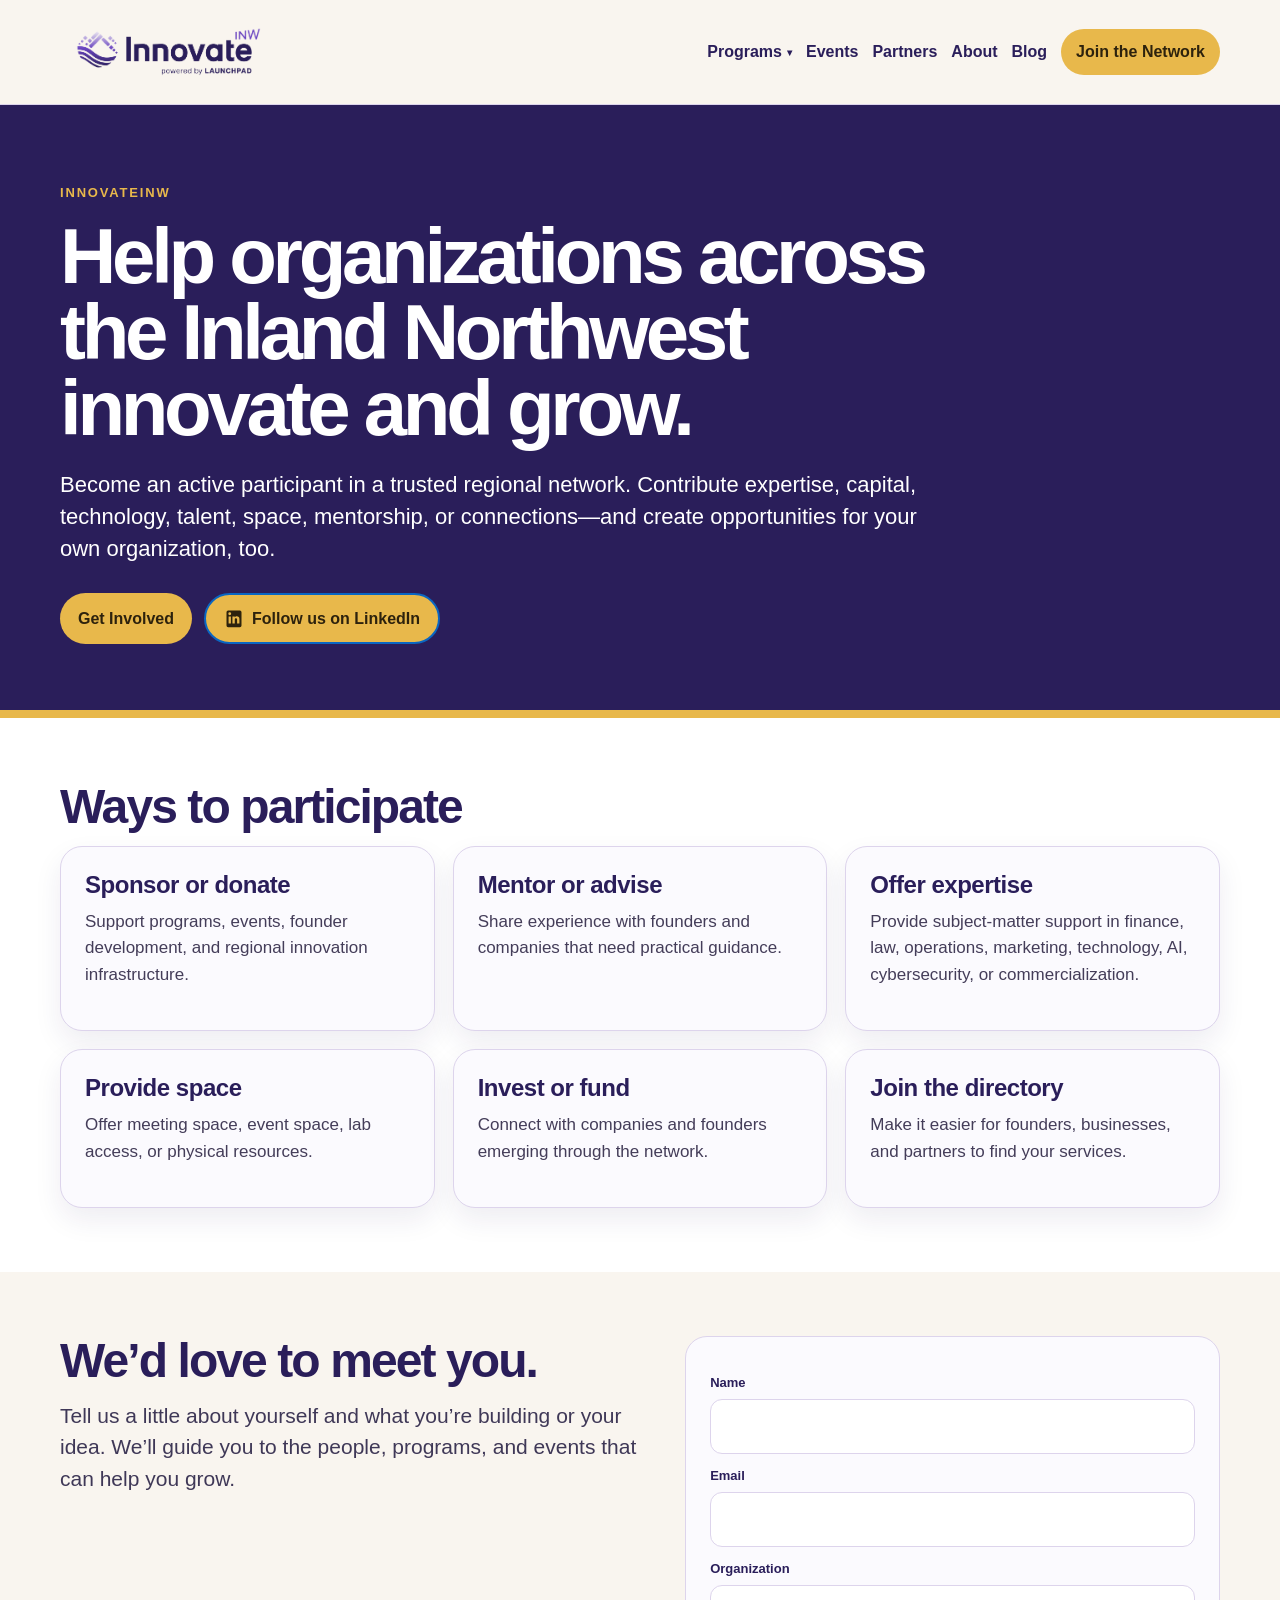
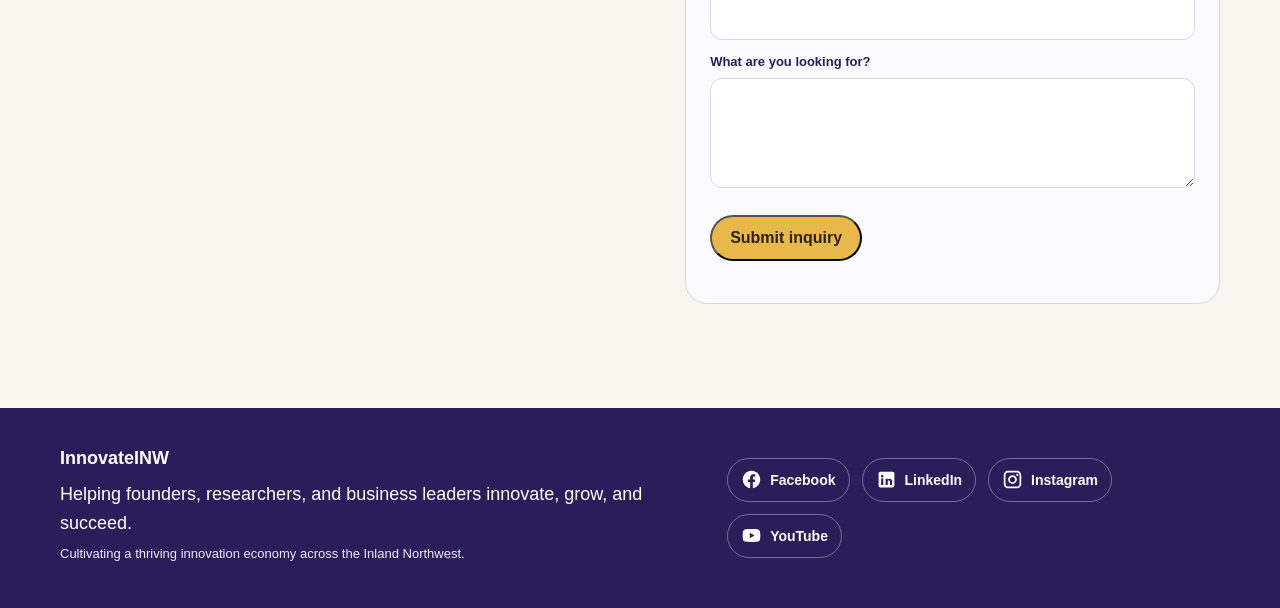
<file: participate.html>
<!doctype html><html lang="en"><head><meta charset="utf-8"><meta name="viewport" content="width=device-width,initial-scale=1"><title>Get Involved with InnovateINW | Mentors, Investors & Sponsors</title>
  <!-- GEO-AEO:START -->
  <meta name="description" content="Join InnovateINW as a mentor, investor, sponsor, expert, service provider, or regional partner helping organizations innovate and grow.">
  <meta name="robots" content="index,follow,max-image-preview:large,max-snippet:-1,max-video-preview:-1">
  <link rel="canonical" href="https://innovateinw.com/participate">
  <meta property="og:type" content="website">
  <meta property="og:site_name" content="InnovateINW">
  <meta property="og:title" content="Get Involved with InnovateINW | Mentors, Investors &amp; Sponsors">
  <meta property="og:description" content="Join InnovateINW as a mentor, investor, sponsor, expert, service provider, or regional partner helping organizations innovate and grow.">
  <meta property="og:url" content="https://innovateinw.com/participate">
  <meta name="twitter:card" content="summary">
  <script type="application/ld+json">{"@context":"https://schema.org","@graph":[{"@type":"Organization","@id":"https://innovateinw.com/#organization","name":"InnovateINW","alternateName":"Innovate Inland Northwest","url":"https://innovateinw.com/","logo":{"@type":"ImageObject","url":"https://innovateinw.com/innovateinw-logo-color.png"},"description":"InnovateINW helps founders, researchers, and business leaders connect with the people, programs, and partnerships they need to innovate, grow, and succeed.","email":"info@launchpadinw.com","areaServed":{"@type":"Place","name":"Inland Northwest"},"sameAs":["https://www.facebook.com/launchpadinlandnorthwest/","https://www.linkedin.com/groups/3544071/","https://www.instagram.com/launchpadinw/","https://www.youtube.com/@launchpadinw"]},{"@type":"WebSite","@id":"https://innovateinw.com/#website","url":"https://innovateinw.com/","name":"InnovateINW","publisher":{"@id":"https://innovateinw.com/#organization"},"inLanguage":"en-US"},{"@type":"ContactPage","@id":"https://innovateinw.com/participate#webpage","url":"https://innovateinw.com/participate","name":"Get Involved with InnovateINW","description":"Join InnovateINW as a mentor, investor, sponsor, expert, service provider, or regional partner helping organizations innovate and grow.","isPartOf":{"@id":"https://innovateinw.com/#website"},"about":{"@id":"https://innovateinw.com/#organization"},"publisher":{"@id":"https://innovateinw.com/#organization"},"inLanguage":"en-US"}]}</script>
  <!-- GEO-AEO:END -->
<link rel="icon" type="image/svg+xml" href="innovateinw-favicon.svg"><link rel="stylesheet" href="styles.css?v=21"></head><body><nav class="nav"><div class="container nav-inner"><a class="brand" href="index.html"><img src="innovateinw-logo-color.png" alt="InnovateINW powered by LaunchPad"></a><button class="menu-toggle" type="button" aria-label="Open menu" aria-expanded="false"><span></span><span></span><span></span></button><div class="menu"><div class="nav-dropdown"><a href="springboard.html">Programs</a><div class="dropdown-menu"><a href="springboard.html">Springboard</a><a href="ai-cyber-network.html">AI &amp; Cyber Network</a></div></div><a href="events.html">Events</a><a href="partners.html">Partners</a><a href="about.html">About</a><a href="blog.html">Blog</a><a class="btn" href="#get-involved">Join the Network</a></div></div></nav><header class="hero"><div class="wrap"><div class="eyebrow">InnovateINW</div><h1>Help organizations across the Inland Northwest innovate and grow.</h1><p>Become an active participant in a trusted regional network. Contribute expertise, capital, technology, talent, space, mentorship, or connections—and create opportunities for your own organization, too.</p><p class="hero-actions"><a class="btn" href="#get-involved">Get Involved</a> <a class="btn linkedin-hero-btn" href="https://www.linkedin.com/company/launchpad-inland-northwest/" target="_blank" rel="noopener"><svg viewBox="0 0 24 24" aria-hidden="true"><path d="M19 3a2 2 0 0 1 2 2v16a2 2 0 0 1-2 2H5a2 2 0 0 1-2-2V5a2 2 0 0 1 2-2h14m-.5 15.5v-5.3a3.26 3.26 0 0 0-3.26-3.26c-.85 0-1.84.52-2.32 1.3v-1.11h-2.79v8.37h2.79v-4.93c0-.77.62-1.4 1.39-1.4a1.4 1.4 0 0 1 1.4 1.4v4.93h2.79M6.88 8.56a1.68 1.68 0 0 0 1.68-1.68c0-.93-.75-1.69-1.68-1.69a1.69 1.69 0 0 0-1.69 1.69c0 .93.76 1.68 1.69 1.68m1.39 9.94v-8.37H5.5v8.37h2.77z"/></svg>Follow us on LinkedIn</a> </p></div></header><main><section class="section white"><div class="wrap"><h2>Ways to participate</h2><div class="cards three"><div class="card"><h3>Sponsor or donate</h3><p>Support programs, events, founder development, and regional innovation infrastructure.</p></div><div class="card"><h3>Mentor or advise</h3><p>Share experience with founders and companies that need practical guidance.</p></div><div class="card"><h3>Offer expertise</h3><p>Provide subject-matter support in finance, law, operations, marketing, technology, AI, cybersecurity, or commercialization.</p></div><div class="card"><h3>Provide space</h3><p>Offer meeting space, event space, lab access, or physical resources.</p></div><div class="card"><h3>Invest or fund</h3><p>Connect with companies and founders emerging through the network.</p></div><div class="card"><h3>Join the directory</h3><p>Make it easier for founders, businesses, and partners to find your services.</p></div></div></div></section><section class="section" id="get-involved"><div class="wrap split"><div><h2>We’d love to meet you.</h2><p class="lead">Tell us a little about yourself and what you’re building or your idea. We’ll guide you to the people, programs, and events that can help you grow.</p></div><form class="formbox" action="https://formsubmit.co/paige@launchpadinw.com" method="POST">
  <input type="hidden" name="_subject" value="InnovateINW routing request - Participate / Supporters">
  <input type="hidden" name="_template" value="table">
  <input type="hidden" name="_captcha" value="false">
  <input type="hidden" name="source_page" value="participate.html">
  <label for="route-name-participate">Name</label><input id="route-name-participate" name="name" required>
  <label for="route-email-participate">Email</label><input id="route-email-participate" name="email" type="email" required>
  <label for="route-org-participate">Organization</label><input id="route-org-participate" name="organization">
  <label for="route-message-participate">What are you looking for?</label><textarea id="route-message-participate" name="message" required></textarea>
  <p><button class="btn" type="submit">Submit inquiry</button></p>
</form></div></section></main><footer class="footer"><div class="container footer-inner"><div class="footer-copy"><strong>InnovateINW</strong><p>Helping founders, researchers, and business leaders innovate, grow, and succeed.</p><p class="credit">Cultivating a thriving innovation economy across the Inland Northwest.</p></div><nav class="social-links" aria-label="Social media"><a href="https://www.facebook.com/launchpadinlandnorthwest/" target="_blank" rel="noopener noreferrer" aria-label="Facebook"><svg viewBox="0 0 24 24" aria-hidden="true"><path d="M22 12.07C22 6.51 17.52 2 12 2S2 6.51 2 12.07C2 17.09 5.66 21.25 10.44 22v-7.02H7.9v-2.91h2.54V9.86c0-2.52 1.49-3.91 3.77-3.91 1.09 0 2.23.2 2.23.2V8.6h-1.25c-1.24 0-1.63.77-1.63 1.56v1.88h2.77l-.44 2.91h-2.33V22C18.34 21.25 22 17.09 22 12.07z"/></svg><span>Facebook</span></a><a href="https://www.linkedin.com/company/launchpad-inland-northwest" target="_blank" rel="noopener noreferrer" aria-label="LinkedIn"><svg viewBox="0 0 24 24" aria-hidden="true"><path d="M19 3a2 2 0 0 1 2 2v14a2 2 0 0 1-2 2H5a2 2 0 0 1-2-2V5a2 2 0 0 1 2-2h14M8.34 18.34v-7.5H5.85v7.5h2.49M7.1 9.82a1.44 1.44 0 1 0 0-2.88 1.44 1.44 0 0 0 0 2.88m11.24 8.52v-4.11c0-2.2-1.17-3.22-2.74-3.22-1.26 0-1.83.69-2.15 1.18v-1.01h-2.49v7.16h2.49v-3.55c0-.94.18-1.85 1.35-1.85 1.15 0 1.16 1.08 1.16 1.91v3.49h2.38z"/></svg><span>LinkedIn</span></a><a href="https://www.instagram.com/launchpadinw/" target="_blank" rel="noopener noreferrer" aria-label="Instagram"><svg viewBox="0 0 24 24" aria-hidden="true"><path d="M7 2h10a5 5 0 0 1 5 5v10a5 5 0 0 1-5 5H7a5 5 0 0 1-5-5V7a5 5 0 0 1 5-5m0 2a3 3 0 0 0-3 3v10a3 3 0 0 0 3 3h10a3 3 0 0 0 3-3V7a3 3 0 0 0-3-3H7m10.5 1.5A1.25 1.25 0 1 1 16.25 6.75 1.25 1.25 0 0 1 17.5 5.5M12 7a5 5 0 1 1 0 10 5 5 0 0 1 0-10m0 2a3 3 0 1 0 0 6 3 3 0 0 0 0-6z"/></svg><span>Instagram</span></a><a href="https://www.youtube.com/@launchpadinw" target="_blank" rel="noopener noreferrer" aria-label="YouTube"><svg viewBox="0 0 24 24" aria-hidden="true"><path d="M21.58 7.19a2.9 2.9 0 0 0-2.04-2.05C17.73 4.65 12 4.65 12 4.65s-5.73 0-7.54.49A2.9 2.9 0 0 0 2.42 7.2C1.93 9 1.93 12 1.93 12s0 3 .49 4.81a2.9 2.9 0 0 0 2.04 2.05c1.81.49 7.54.49 7.54.49s5.73 0 7.54-.49a2.9 2.9 0 0 0 2.04-2.05c.49-1.81.49-4.81.49-4.81s0-3-.49-4.81M10 15.15v-6.3L15.45 12 10 15.15z"/></svg><span>YouTube</span></a></nav></div></footer>
<script>
(function(){
  document.querySelectorAll('.menu-toggle').forEach(function(button){
    button.addEventListener('click', function(){
      var nav = button.closest('.nav');
      var open = nav.classList.toggle('open');
      button.setAttribute('aria-expanded', open ? 'true' : 'false');
      button.setAttribute('aria-label', open ? 'Close menu' : 'Open menu');
    });
  });
})();
</script>
</body></html>
</file>
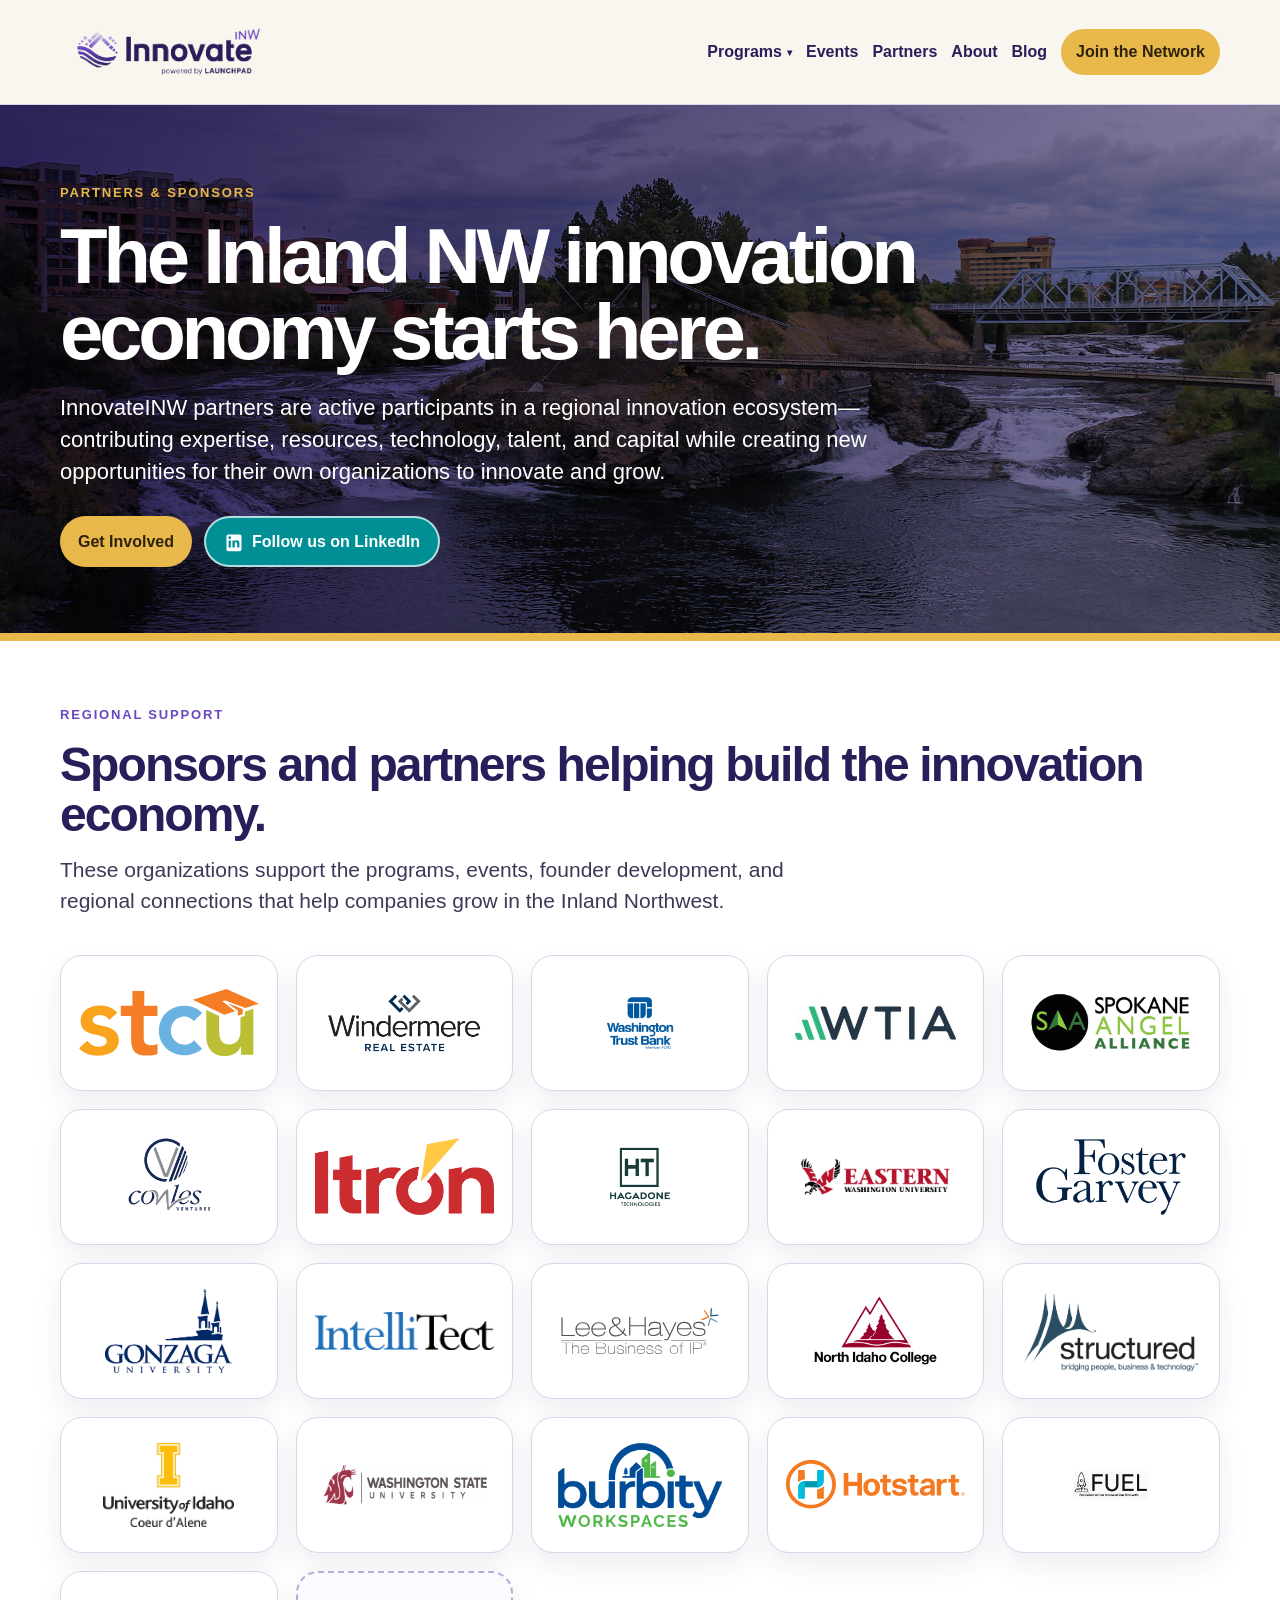
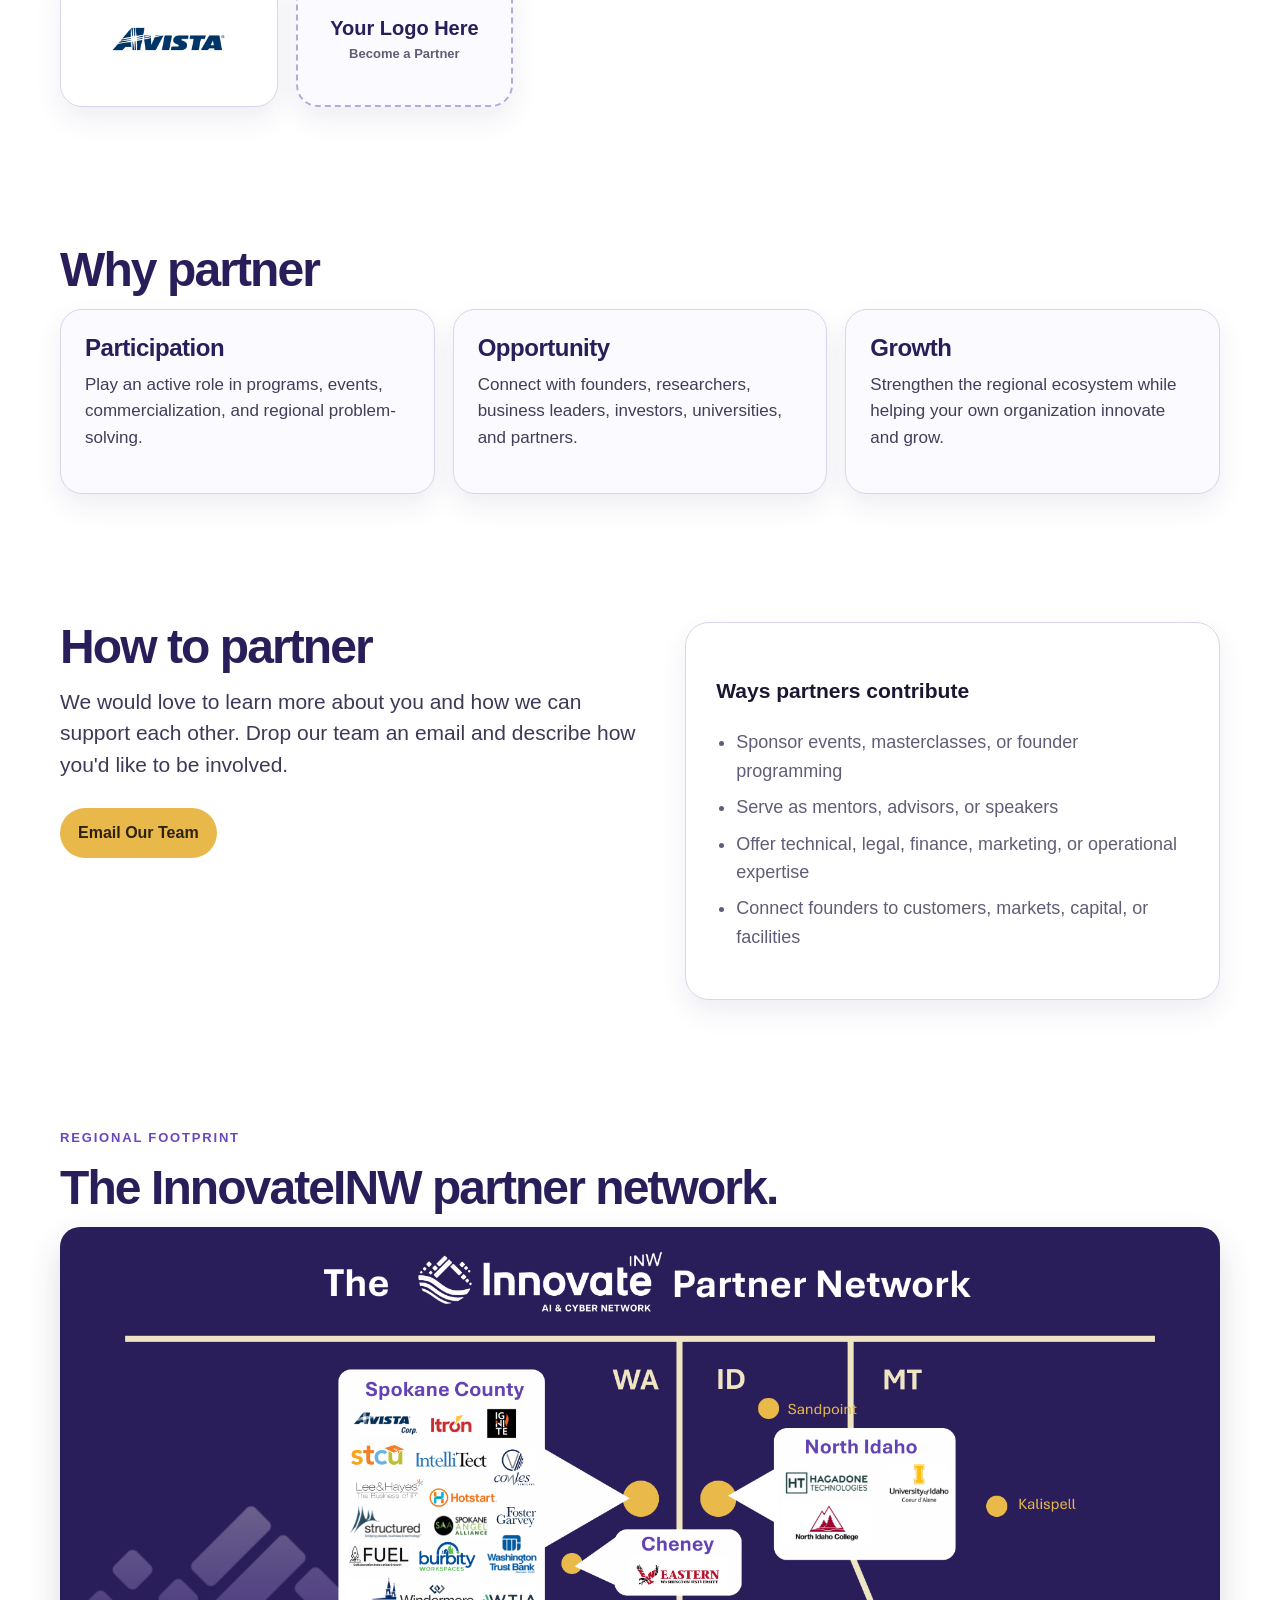
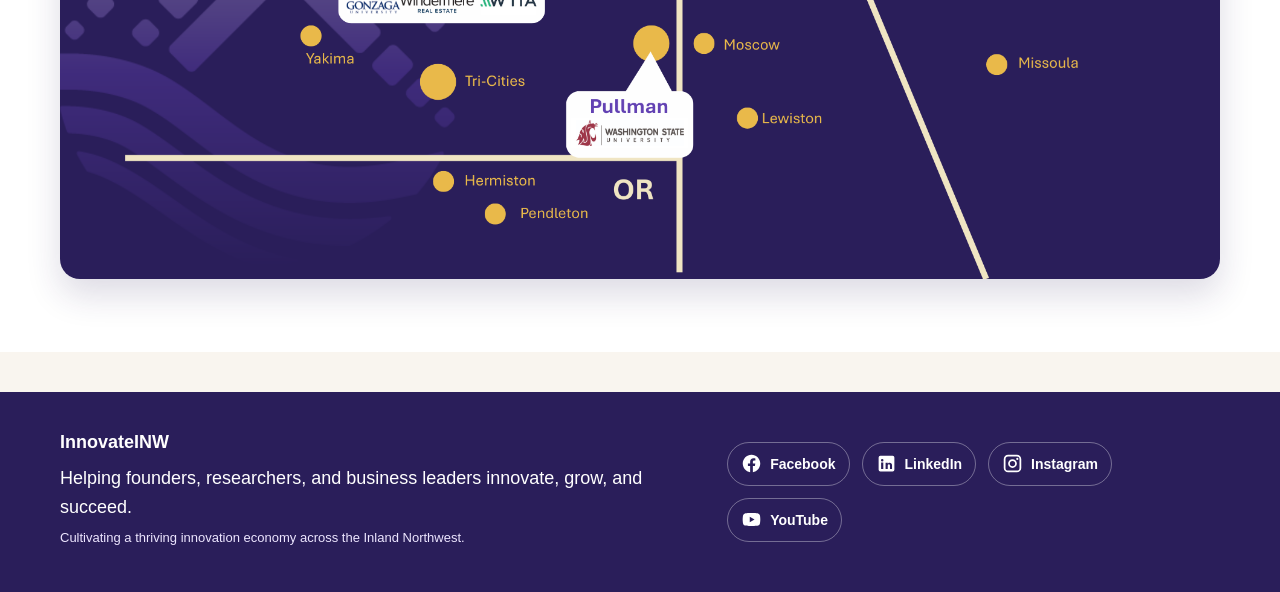
<file: partners.html>
<!doctype html>
<html lang="en">
<head>
  <meta charset="utf-8">
  <meta name="viewport" content="width=device-width,initial-scale=1">
  <title>Partners & Sponsors | InnovateINW</title>
  <!-- GEO-AEO:START -->
  <meta name="description" content="Become an active InnovateINW partner and help organizations innovate and grow across the Inland Northwest while creating opportunities for your own organization.">
  <meta name="robots" content="index,follow,max-image-preview:large,max-snippet:-1,max-video-preview:-1">
  <link rel="canonical" href="https://innovateinw.com/partners">
  <meta property="og:type" content="website">
  <meta property="og:site_name" content="InnovateINW">
  <meta property="og:title" content="Partners &amp; Sponsors | InnovateINW">
  <meta property="og:description" content="Become an active InnovateINW partner and help organizations innovate and grow across the Inland Northwest while creating opportunities for your own organization.">
  <meta property="og:url" content="https://innovateinw.com/partners">
  <meta name="twitter:card" content="summary">
  <script type="application/ld+json">{"@context":"https://schema.org","@graph":[{"@type":"Organization","@id":"https://innovateinw.com/#organization","name":"InnovateINW","alternateName":"Innovate Inland Northwest","url":"https://innovateinw.com/","logo":{"@type":"ImageObject","url":"https://innovateinw.com/innovateinw-logo-color.png"},"description":"InnovateINW helps founders, researchers, and business leaders connect with the people, programs, and partnerships they need to innovate, grow, and succeed.","email":"info@launchpadinw.com","areaServed":{"@type":"Place","name":"Inland Northwest"},"sameAs":["https://www.facebook.com/launchpadinlandnorthwest/","https://www.linkedin.com/groups/3544071/","https://www.instagram.com/launchpadinw/","https://www.youtube.com/@launchpadinw"]},{"@type":"WebSite","@id":"https://innovateinw.com/#website","url":"https://innovateinw.com/","name":"InnovateINW","publisher":{"@id":"https://innovateinw.com/#organization"},"inLanguage":"en-US"},{"@type":"CollectionPage","@id":"https://innovateinw.com/partners#webpage","url":"https://innovateinw.com/partners","name":"Partners & Sponsors","description":"Become an active InnovateINW partner and help organizations innovate and grow across the Inland Northwest while creating opportunities for your own organization.","isPartOf":{"@id":"https://innovateinw.com/#website"},"about":{"@id":"https://innovateinw.com/#organization"},"publisher":{"@id":"https://innovateinw.com/#organization"},"inLanguage":"en-US"}]}</script>
  <!-- GEO-AEO:END -->

  <link rel="icon" type="image/svg+xml" href="innovateinw-favicon.svg"><link rel="stylesheet" href="styles.css?v=21">
</head>
<body>
<nav class="nav"><div class="container nav-inner"><a class="brand" href="index.html"><img src="innovateinw-logo-color.png" alt="InnovateINW powered by LaunchPad"></a><button class="menu-toggle" type="button" aria-label="Open menu" aria-expanded="false"><span></span><span></span><span></span></button><div class="menu"><div class="nav-dropdown"><a href="springboard.html">Programs</a><div class="dropdown-menu"><a href="springboard.html">Springboard</a><a href="ai-cyber-network.html">AI &amp; Cyber Network</a></div></div><a href="events.html">Events</a><a href="partners.html">Partners</a><a href="about.html">About</a><a href="blog.html">Blog</a><a class="btn" href="#get-involved">Join the Network</a></div></div></nav>
<header class="hero" style="background:linear-gradient(90deg,rgba(42,30,90,.95),rgba(42,30,90,.58)),url('assets/photo-partners-hero.jpg');background-size:cover;background-position:center"><div class="wrap"><div class="eyebrow">Partners & Sponsors</div><h1>The Inland NW innovation economy starts here.</h1><p>InnovateINW partners are active participants in a regional innovation ecosystem—contributing expertise, resources, technology, talent, and capital while creating new opportunities for their own organizations to innovate and grow.</p><p class="hero-actions"><a class="btn" href="participate.html">Get Involved</a> <a class="btn alt" style="display:inline-flex; align-items:center; background:#008F94!important; color:#fff!important" href="https://www.linkedin.com/company/launchpad-inland-northwest/" target="_blank" rel="noopener">
          <svg style="width:20px;height:20px;fill:currentColor;margin-right:8px;vertical-align:middle" viewBox="0 0 24 24"><path d="M19 3a2 2 0 0 1 2 2v16a2 2 0 0 1-2 2H5a2 2 0 0 1-2-2V5a2 2 0 0 1 2-2h14m-.5 15.5v-5.3a3.26 3.26 0 0 0-3.26-3.26c-.85 0-1.84.52-2.32 1.3v-1.11h-2.79v8.37h2.79v-4.93c0-.77.62-1.4 1.39-1.4a1.4 1.4 0 0 1 1.4 1.4v4.93h2.79M6.88 8.56a1.68 1.68 0 0 0 1.68-1.68c0-.93-.75-1.69-1.68-1.69a1.69 1.69 0 0 0-1.69 1.69c0 .93.76 1.68 1.69 1.68m1.39 9.94v-8.37H5.5v8.37h2.77z"/></svg> Follow us on LinkedIn
        </a></p></div></header>
<main>
<section class="section alt partner-logo-section"><div class="wrap">
  <div class="eyebrow purple-eyebrow">Regional Support</div>
  <h2>Sponsors and partners helping build the innovation economy.</h2>
  <p class="lead">These organizations support the programs, events, founder development, and regional connections that help companies grow in the Inland Northwest.</p>
  <div class="logo-carousel" aria-label="Sponsor and partner logos">
    <div class="logo-track">
      <a class="partner-logo-card" href="https://stcu.org/" target="_blank" rel="noopener"><img src="assets/partners/stcu.svg" alt="STCU"></a>
      <a class="partner-logo-card" href="https://www.windermere.com/" target="_blank" rel="noopener"><img src="assets/partners/windermere.png" alt="Windermere"></a>
      <a class="partner-logo-card" href="https://www.watrust.com/" target="_blank" rel="noopener"><img src="assets/partners/washington-trust-bank.png" alt="Washington Trust Bank"></a>
      <a class="partner-logo-card" href="https://www.washingtontechnology.org/" target="_blank" rel="noopener"><img src="assets/partners/wtia.jpg" alt="Washington Technology Industry Association"></a>
      <a class="partner-logo-card" href="https://www.spokaneangelalliance.com/" target="_blank" rel="noopener"><img src="assets/partners/spokane-angel-alliance.png" alt="Spokane Angel Alliance"></a>
      <a class="partner-logo-card" href="https://cowlescompany.com/" target="_blank" rel="noopener"><img src="assets/partners/cowles.png" alt="Cowles Company"></a>
      <a class="partner-logo-card" href="https://na.itron.com" target="_blank" rel="noopener"><img src="assets/partners/itron.png" alt="Itron"></a>
      <a class="partner-logo-card" href="https://www.hagadone.com/" target="_blank" rel="noopener"><img src="assets/partners/hagadone.png" alt="Hagadone Technologies"></a>
      <a class="partner-logo-card" href="https://www.ewu.edu/" target="_blank" rel="noopener"><img src="assets/partners/ewu.jpg" alt="Eastern Washington University"></a>
      <a class="partner-logo-card" href="https://www.foster.com/" target="_blank" rel="noopener"><img src="assets/partners/foster-garvey.png" alt="Foster Garvey"></a>
      <a class="partner-logo-card" href="https://www.gonzaga.edu/" target="_blank" rel="noopener"><img src="assets/partners/gonzaga.png" alt="Gonzaga University"></a>
      <a class="partner-logo-card" href="https://intellitect.com/" target="_blank" rel="noopener"><img src="assets/partners/intellitect.png" alt="IntelliTect"></a>
      <a class="partner-logo-card" href="https://leehayes.com/" target="_blank" rel="noopener"><img src="assets/partners/lee-and-hayes.svg" alt="Lee &amp; Hayes"></a>
      <a class="partner-logo-card" href="https://www.nic.edu/" target="_blank" rel="noopener"><img src="assets/partners/nic.png" alt="North Idaho College"></a>
      <a class="partner-logo-card" href="https://structured.com/" target="_blank" rel="noopener"><img src="assets/partners/structured.png" alt="Structured"></a>
      <a class="partner-logo-card" href="https://www.uidaho.edu/" target="_blank" rel="noopener"><img src="assets/partners/uofi.png" alt="University of Idaho"></a>
      <a class="partner-logo-card" href="https://wsu.edu/" target="_blank" rel="noopener"><img src="assets/partners/wsu.png" alt="Washington State University"></a>
      <a class="partner-logo-card" href="https://burbity.com/" target="_blank" rel="noopener"><img src="assets/partners/burbity.png" alt="Burbity Workspaces"></a>
      <a class="partner-logo-card" href="https://www.hotstart.com/" target="_blank" rel="noopener"><img src="assets/partners/hotstart.svg" alt="HotStart"></a>
      <a class="partner-logo-card" href="https://downtownspokane.org/places/fuel-co-working/" target="_blank" rel="noopener"><img src="assets/partners/fuel.png" alt="Fuel"></a>
      <a class="partner-logo-card" href="https://www.myavista.com/" target="_blank" rel="noopener"><img src="assets/partners/avista.jpg" alt="Avista"></a>
      <a class="partner-logo-card placeholder-logo" href="participate.html"><strong>Your Logo Here</strong><span>Become a Partner</span></a>    </div>
  </div>
</div></section>

<section class="section white"><div class="wrap"><h2>Why partner</h2><div class="cards three"><div class="card"><h3>Participation</h3><p>Play an active role in programs, events, commercialization, and regional problem-solving.</p></div><div class="card"><h3>Opportunity</h3><p>Connect with founders, researchers, business leaders, investors, universities, and partners.</p></div><div class="card"><h3>Growth</h3><p>Strengthen the regional ecosystem while helping your own organization innovate and grow.</p></div></div></div></section>

<section class="section alt" id="get-involved"><div class="wrap split"><div><h2>How to partner</h2><p class="lead">We would love to learn more about you and how we can support each other. Drop our team an email and describe how you'd like to be involved.</p><a class="btn" href="mailto:partnerships@launchpadinw.com">Email Our Team</a></div><div class="panel"><h3>Ways partners contribute</h3><ul><li>Sponsor events, masterclasses, or founder programming</li><li>Serve as mentors, advisors, or speakers</li><li>Offer technical, legal, finance, marketing, or operational expertise</li><li>Connect founders to customers, markets, capital, or facilities</li></ul></div></div></section>

<section class="section alt partner-map-section"><div class="wrap"><div class="eyebrow purple-eyebrow">Regional Footprint</div><h2>The InnovateINW partner network.</h2><img src="assets/partner-network-map.png" alt="Map of the InnovateINW partner network across the Inland Northwest, showing partner organizations in Spokane County, North Idaho, Cheney, and Pullman" style="width:100%;height:auto;border-radius:20px;box-shadow:0 16px 34px rgba(42,30,90,.16)"></div></section>
</main><footer class="footer"><div class="container footer-inner"><div class="footer-copy"><strong>InnovateINW</strong><p>Helping founders, researchers, and business leaders innovate, grow, and succeed.</p><p class="credit">Cultivating a thriving innovation economy across the Inland Northwest.</p></div><nav class="social-links" aria-label="Social media"><a href="https://www.facebook.com/launchpadinlandnorthwest/" target="_blank" rel="noopener noreferrer" aria-label="Facebook"><svg viewBox="0 0 24 24" aria-hidden="true"><path d="M22 12.07C22 6.51 17.52 2 12 2S2 6.51 2 12.07C2 17.09 5.66 21.25 10.44 22v-7.02H7.9v-2.91h2.54V9.86c0-2.52 1.49-3.91 3.77-3.91 1.09 0 2.23.2 2.23.2V8.6h-1.25c-1.24 0-1.63.77-1.63 1.56v1.88h2.77l-.44 2.91h-2.33V22C18.34 21.25 22 17.09 22 12.07z"/></svg><span>Facebook</span></a><a href="https://www.linkedin.com/company/launchpad-inland-northwest" target="_blank" rel="noopener noreferrer" aria-label="LinkedIn"><svg viewBox="0 0 24 24" aria-hidden="true"><path d="M19 3a2 2 0 0 1 2 2v14a2 2 0 0 1-2 2H5a2 2 0 0 1-2-2V5a2 2 0 0 1 2-2h14M8.34 18.34v-7.5H5.85v7.5h2.49M7.1 9.82a1.44 1.44 0 1 0 0-2.88 1.44 1.44 0 0 0 0 2.88m11.24 8.52v-4.11c0-2.2-1.17-3.22-2.74-3.22-1.26 0-1.83.69-2.15 1.18v-1.01h-2.49v7.16h2.49v-3.55c0-.94.18-1.85 1.35-1.85 1.15 0 1.16 1.08 1.16 1.91v3.49h2.38z"/></svg><span>LinkedIn</span></a><a href="https://www.instagram.com/launchpadinw/" target="_blank" rel="noopener noreferrer" aria-label="Instagram"><svg viewBox="0 0 24 24" aria-hidden="true"><path d="M7 2h10a5 5 0 0 1 5 5v10a5 5 0 0 1-5 5H7a5 5 0 0 1-5-5V7a5 5 0 0 1 5-5m0 2a3 3 0 0 0-3 3v10a3 3 0 0 0 3 3h10a3 3 0 0 0 3-3V7a3 3 0 0 0-3-3H7m10.5 1.5A1.25 1.25 0 1 1 16.25 6.75 1.25 1.25 0 0 1 17.5 5.5M12 7a5 5 0 1 1 0 10 5 5 0 0 1 0-10m0 2a3 3 0 1 0 0 6 3 3 0 0 0 0-6z"/></svg><span>Instagram</span></a><a href="https://www.youtube.com/@launchpadinw" target="_blank" rel="noopener noreferrer" aria-label="YouTube"><svg viewBox="0 0 24 24" aria-hidden="true"><path d="M21.58 7.19a2.9 2.9 0 0 0-2.04-2.05C17.73 4.65 12 4.65 12 4.65s-5.73 0-7.54.49A2.9 2.9 0 0 0 2.42 7.2C1.93 9 1.93 12 1.93 12s0 3 .49 4.81a2.9 2.9 0 0 0 2.04 2.05c1.81.49 7.54.49 7.54.49s5.73 0 7.54-.49a2.9 2.9 0 0 0 2.04-2.05c.49-1.81.49-4.81.49-4.81s0-3-.49-4.81M10 15.15v-6.3L15.45 12 10 15.15z"/></svg><span>YouTube</span></a></nav></div></footer>
<script>
(function(){
  document.querySelectorAll('.menu-toggle').forEach(function(button){
    button.addEventListener('click', function(){
      var nav = button.closest('.nav');
      var open = nav.classList.toggle('open');
      button.setAttribute('aria-expanded', open ? 'true' : 'false');
      button.setAttribute('aria-label', open ? 'Close menu' : 'Open menu');
    });
  });
})();
</script>
</body></html>
</file>
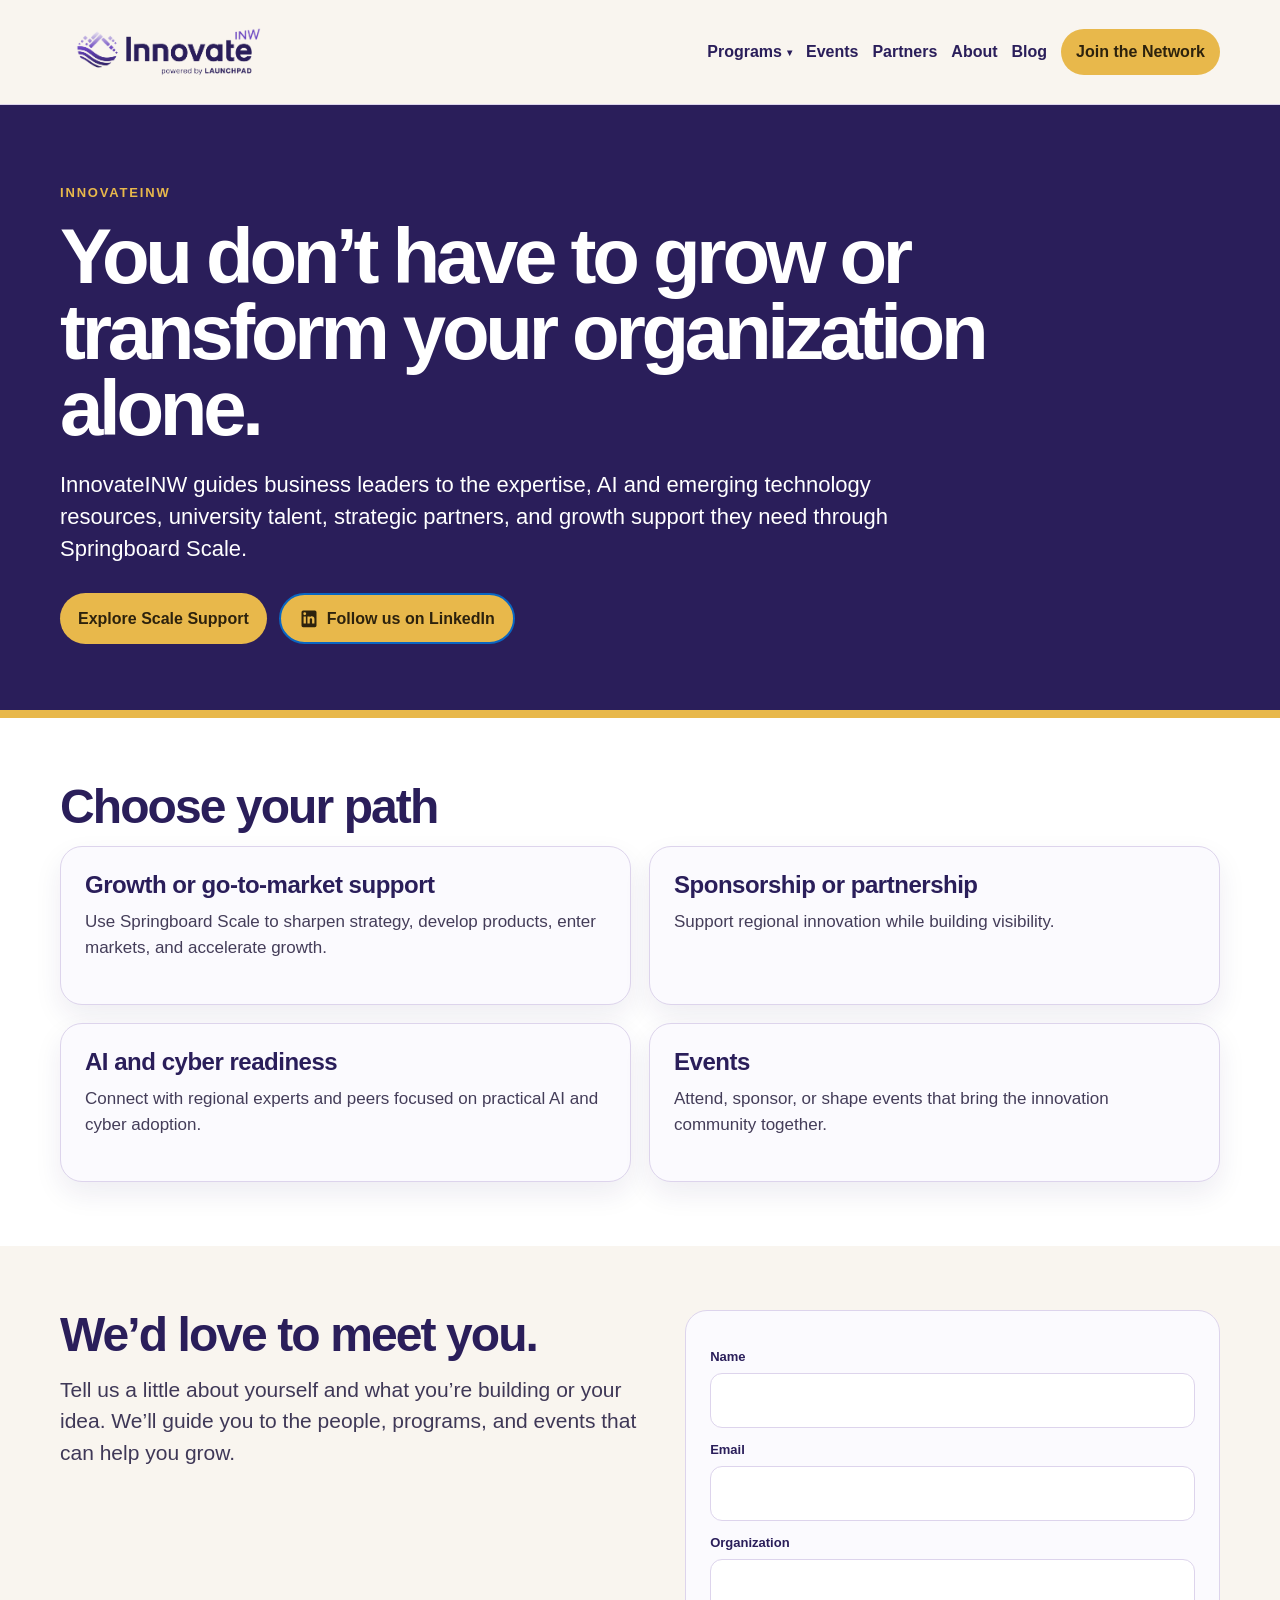
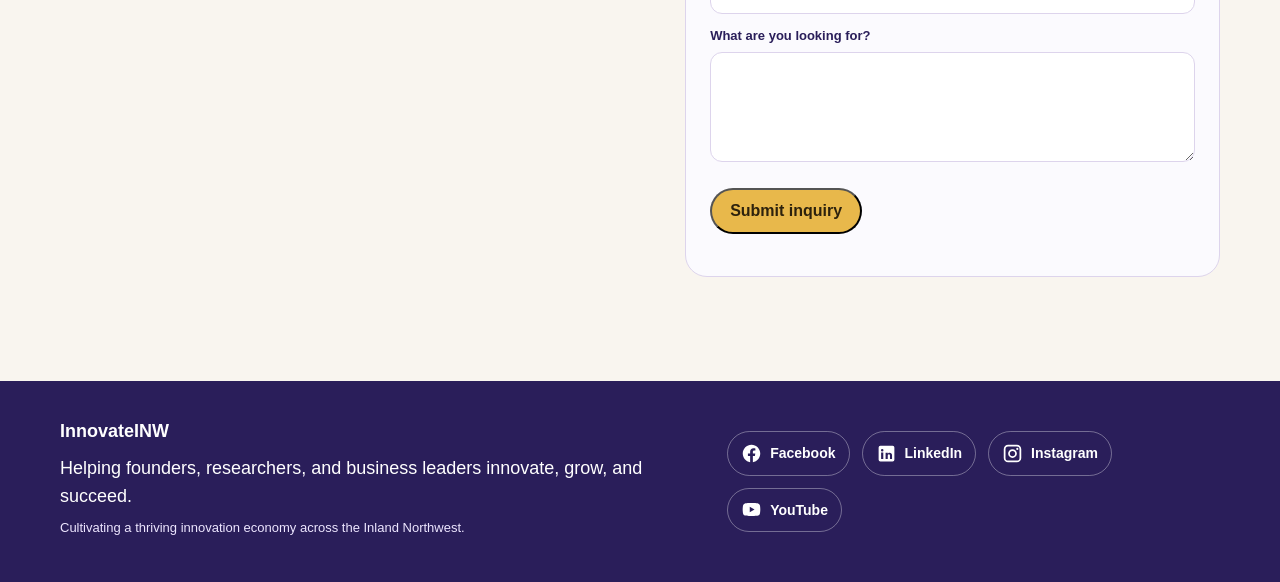
<file: regional-businesses.html>
<!doctype html><html lang="en"><head><meta charset="utf-8"><meta name="viewport" content="width=device-width,initial-scale=1"><title>Growth Support for Inland Northwest Businesses | InnovateINW</title>
  <!-- GEO-AEO:START -->
  <meta name="description" content="InnovateINW guides established companies to expertise, AI resources, university talent, partnerships, and growth support through Springboard Scale.">
  <meta name="robots" content="index,follow,max-image-preview:large,max-snippet:-1,max-video-preview:-1">
  <link rel="canonical" href="https://innovateinw.com/regional-businesses">
  <meta property="og:type" content="website">
  <meta property="og:site_name" content="InnovateINW">
  <meta property="og:title" content="Growth Support for Inland Northwest Businesses | InnovateINW">
  <meta property="og:description" content="InnovateINW guides established companies to expertise, AI resources, university talent, partnerships, and growth support through Springboard Scale.">
  <meta property="og:url" content="https://innovateinw.com/regional-businesses">
  <meta name="twitter:card" content="summary">
  <script type="application/ld+json">{"@context":"https://schema.org","@graph":[{"@type":"Organization","@id":"https://innovateinw.com/#organization","name":"InnovateINW","alternateName":"Innovate Inland Northwest","url":"https://innovateinw.com/","logo":{"@type":"ImageObject","url":"https://innovateinw.com/innovateinw-logo-color.png"},"description":"InnovateINW helps founders, researchers, and business leaders connect with the people, programs, and partnerships they need to innovate, grow, and succeed.","email":"info@launchpadinw.com","areaServed":{"@type":"Place","name":"Inland Northwest"},"sameAs":["https://www.facebook.com/launchpadinlandnorthwest/","https://www.linkedin.com/groups/3544071/","https://www.instagram.com/launchpadinw/","https://www.youtube.com/@launchpadinw"]},{"@type":"WebSite","@id":"https://innovateinw.com/#website","url":"https://innovateinw.com/","name":"InnovateINW","publisher":{"@id":"https://innovateinw.com/#organization"},"inLanguage":"en-US"},{"@type":"WebPage","@id":"https://innovateinw.com/regional-businesses#webpage","url":"https://innovateinw.com/regional-businesses","name":"Growth Support for Inland Northwest Businesses","description":"InnovateINW guides established companies to expertise, AI resources, university talent, partnerships, and growth support through Springboard Scale.","isPartOf":{"@id":"https://innovateinw.com/#website"},"about":{"@id":"https://innovateinw.com/#organization"},"publisher":{"@id":"https://innovateinw.com/#organization"},"inLanguage":"en-US"}]}</script>
  <!-- GEO-AEO:END -->
<link rel="icon" type="image/svg+xml" href="innovateinw-favicon.svg"><link rel="stylesheet" href="styles.css?v=21"></head><body><nav class="nav"><div class="container nav-inner"><a class="brand" href="index.html"><img src="innovateinw-logo-color.png" alt="InnovateINW powered by LaunchPad"></a><button class="menu-toggle" type="button" aria-label="Open menu" aria-expanded="false"><span></span><span></span><span></span></button><div class="menu"><div class="nav-dropdown"><a href="springboard.html">Programs</a><div class="dropdown-menu"><a href="springboard.html">Springboard</a><a href="ai-cyber-network.html">AI &amp; Cyber Network</a></div></div><a href="events.html">Events</a><a href="partners.html">Partners</a><a href="about.html">About</a><a href="blog.html">Blog</a><a class="btn" href="#get-involved">Join the Network</a></div></div></nav><header class="hero"><div class="wrap"><div class="eyebrow">InnovateINW</div><h1>You don’t have to grow or transform your organization alone.</h1><p>InnovateINW guides business leaders to the expertise, AI and emerging technology resources, university talent, strategic partners, and growth support they need through Springboard Scale.</p><p class="hero-actions"><a class="btn" href="scale.html">Explore Scale Support</a> <a class="btn linkedin-hero-btn" href="https://www.linkedin.com/company/launchpad-inland-northwest/" target="_blank" rel="noopener"><svg viewBox="0 0 24 24" aria-hidden="true"><path d="M19 3a2 2 0 0 1 2 2v16a2 2 0 0 1-2 2H5a2 2 0 0 1-2-2V5a2 2 0 0 1 2-2h14m-.5 15.5v-5.3a3.26 3.26 0 0 0-3.26-3.26c-.85 0-1.84.52-2.32 1.3v-1.11h-2.79v8.37h2.79v-4.93c0-.77.62-1.4 1.39-1.4a1.4 1.4 0 0 1 1.4 1.4v4.93h2.79M6.88 8.56a1.68 1.68 0 0 0 1.68-1.68c0-.93-.75-1.69-1.68-1.69a1.69 1.69 0 0 0-1.69 1.69c0 .93.76 1.68 1.69 1.68m1.39 9.94v-8.37H5.5v8.37h2.77z"/></svg>Follow us on LinkedIn</a> </p></div></header><main><section class="section white"><div class="wrap"><h2>Choose your path</h2><div class="cards two"><div class="card"><h3>Growth or go-to-market support</h3><p>Use Springboard Scale to sharpen strategy, develop products, enter markets, and accelerate growth.</p></div><div class="card"><h3>Sponsorship or partnership</h3><p>Support regional innovation while building visibility.</p></div><div class="card"><h3>AI and cyber readiness</h3><p>Connect with regional experts and peers focused on practical AI and cyber adoption.</p></div><div class="card"><h3>Events</h3><p>Attend, sponsor, or shape events that bring the innovation community together.</p></div></div></div></section><section class="section" id="get-involved"><div class="wrap split"><div><h2>We’d love to meet you.</h2><p class="lead">Tell us a little about yourself and what you’re building or your idea. We’ll guide you to the people, programs, and events that can help you grow.</p></div><form class="formbox" action="https://formsubmit.co/paige@launchpadinw.com" method="POST">
  <input type="hidden" name="_subject" value="InnovateINW routing request - Regional Businesses">
  <input type="hidden" name="_template" value="table">
  <input type="hidden" name="_captcha" value="false">
  <input type="hidden" name="source_page" value="regional-businesses.html">
  <label for="route-name-regional-businesses">Name</label><input id="route-name-regional-businesses" name="name" required>
  <label for="route-email-regional-businesses">Email</label><input id="route-email-regional-businesses" name="email" type="email" required>
  <label for="route-org-regional-businesses">Organization</label><input id="route-org-regional-businesses" name="organization">
  <label for="route-message-regional-businesses">What are you looking for?</label><textarea id="route-message-regional-businesses" name="message" required></textarea>
  <p><button class="btn" type="submit">Submit inquiry</button></p>
</form></div></section></main><footer class="footer"><div class="container footer-inner"><div class="footer-copy"><strong>InnovateINW</strong><p>Helping founders, researchers, and business leaders innovate, grow, and succeed.</p><p class="credit">Cultivating a thriving innovation economy across the Inland Northwest.</p></div><nav class="social-links" aria-label="Social media"><a href="https://www.facebook.com/launchpadinlandnorthwest/" target="_blank" rel="noopener noreferrer" aria-label="Facebook"><svg viewBox="0 0 24 24" aria-hidden="true"><path d="M22 12.07C22 6.51 17.52 2 12 2S2 6.51 2 12.07C2 17.09 5.66 21.25 10.44 22v-7.02H7.9v-2.91h2.54V9.86c0-2.52 1.49-3.91 3.77-3.91 1.09 0 2.23.2 2.23.2V8.6h-1.25c-1.24 0-1.63.77-1.63 1.56v1.88h2.77l-.44 2.91h-2.33V22C18.34 21.25 22 17.09 22 12.07z"/></svg><span>Facebook</span></a><a href="https://www.linkedin.com/company/launchpad-inland-northwest" target="_blank" rel="noopener noreferrer" aria-label="LinkedIn"><svg viewBox="0 0 24 24" aria-hidden="true"><path d="M19 3a2 2 0 0 1 2 2v14a2 2 0 0 1-2 2H5a2 2 0 0 1-2-2V5a2 2 0 0 1 2-2h14M8.34 18.34v-7.5H5.85v7.5h2.49M7.1 9.82a1.44 1.44 0 1 0 0-2.88 1.44 1.44 0 0 0 0 2.88m11.24 8.52v-4.11c0-2.2-1.17-3.22-2.74-3.22-1.26 0-1.83.69-2.15 1.18v-1.01h-2.49v7.16h2.49v-3.55c0-.94.18-1.85 1.35-1.85 1.15 0 1.16 1.08 1.16 1.91v3.49h2.38z"/></svg><span>LinkedIn</span></a><a href="https://www.instagram.com/launchpadinw/" target="_blank" rel="noopener noreferrer" aria-label="Instagram"><svg viewBox="0 0 24 24" aria-hidden="true"><path d="M7 2h10a5 5 0 0 1 5 5v10a5 5 0 0 1-5 5H7a5 5 0 0 1-5-5V7a5 5 0 0 1 5-5m0 2a3 3 0 0 0-3 3v10a3 3 0 0 0 3 3h10a3 3 0 0 0 3-3V7a3 3 0 0 0-3-3H7m10.5 1.5A1.25 1.25 0 1 1 16.25 6.75 1.25 1.25 0 0 1 17.5 5.5M12 7a5 5 0 1 1 0 10 5 5 0 0 1 0-10m0 2a3 3 0 1 0 0 6 3 3 0 0 0 0-6z"/></svg><span>Instagram</span></a><a href="https://www.youtube.com/@launchpadinw" target="_blank" rel="noopener noreferrer" aria-label="YouTube"><svg viewBox="0 0 24 24" aria-hidden="true"><path d="M21.58 7.19a2.9 2.9 0 0 0-2.04-2.05C17.73 4.65 12 4.65 12 4.65s-5.73 0-7.54.49A2.9 2.9 0 0 0 2.42 7.2C1.93 9 1.93 12 1.93 12s0 3 .49 4.81a2.9 2.9 0 0 0 2.04 2.05c1.81.49 7.54.49 7.54.49s5.73 0 7.54-.49a2.9 2.9 0 0 0 2.04-2.05c.49-1.81.49-4.81.49-4.81s0-3-.49-4.81M10 15.15v-6.3L15.45 12 10 15.15z"/></svg><span>YouTube</span></a></nav></div></footer>
<script>
(function(){
  document.querySelectorAll('.menu-toggle').forEach(function(button){
    button.addEventListener('click', function(){
      var nav = button.closest('.nav');
      var open = nav.classList.toggle('open');
      button.setAttribute('aria-expanded', open ? 'true' : 'false');
      button.setAttribute('aria-label', open ? 'Close menu' : 'Open menu');
    });
  });
})();
</script>
</body></html>
</file>
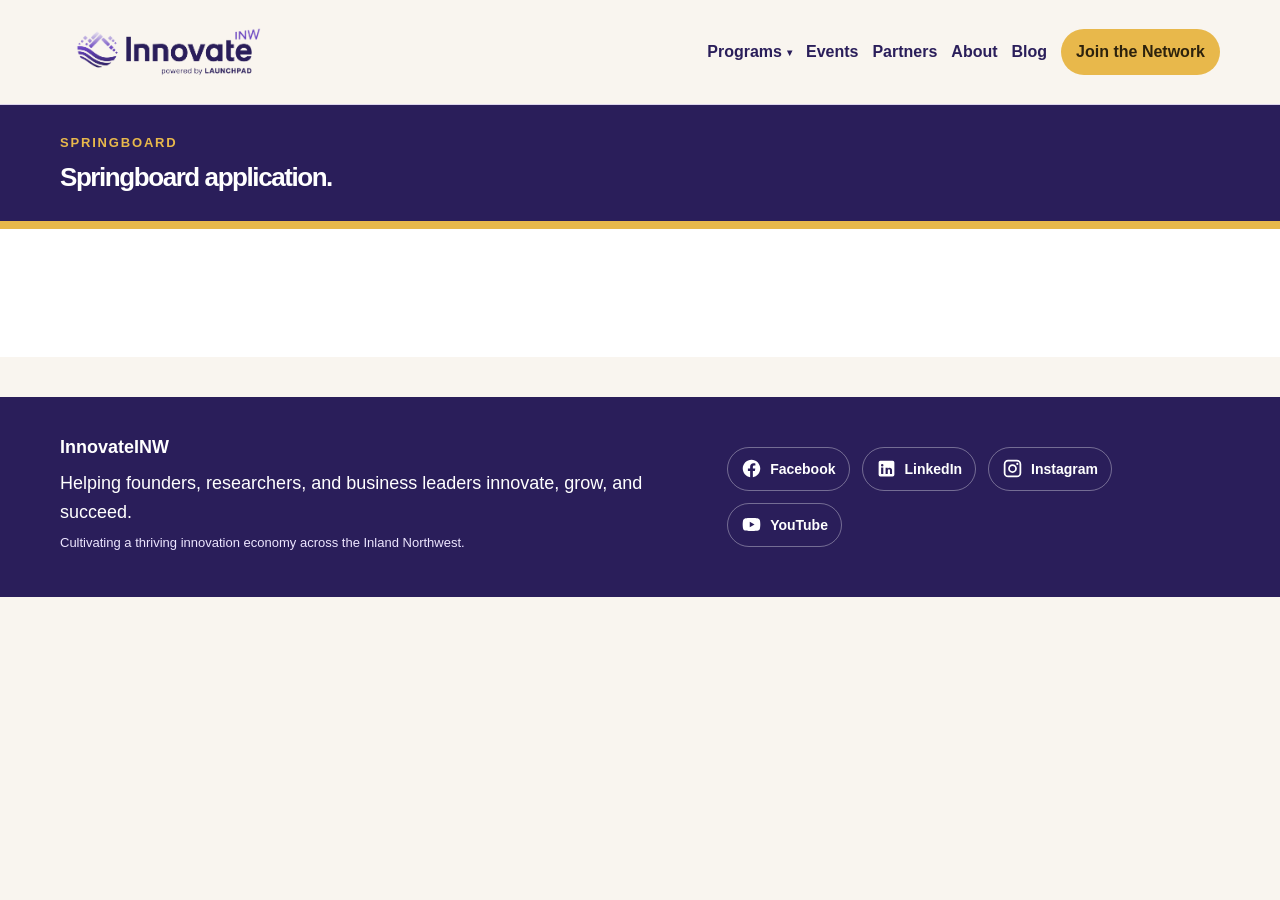
<file: sbapp.html>
<!doctype html><html lang="en"><head><meta charset="utf-8"><meta name="viewport" content="width=device-width,initial-scale=1"><title>Springboard Application | InnovateINW</title>
  <meta name="robots" content="noindex,nofollow">
<link rel="icon" type="image/svg+xml" href="innovateinw-favicon.svg"><link rel="stylesheet" href="styles.css?v=21">
<style>.sbapp-hero{padding:28px 0!important}.sbapp-hero h1{font-size:26px!important;line-height:1.2!important;margin:0!important}.sbapp-hero .eyebrow{margin-bottom:8px!important}</style>
</head><body><nav class="nav"><div class="container nav-inner"><a class="brand" href="index.html"><img src="innovateinw-logo-color.png" alt="InnovateINW powered by LaunchPad"></a><button class="menu-toggle" type="button" aria-label="Open menu" aria-expanded="false"><span></span><span></span><span></span></button><div class="menu"><div class="nav-dropdown"><a href="springboard.html">Programs</a><div class="dropdown-menu"><a href="springboard.html">Springboard</a><a href="ai-cyber-network.html">AI &amp; Cyber Network</a></div></div><a href="events.html">Events</a><a href="partners.html">Partners</a><a href="about.html">About</a><a href="blog.html">Blog</a><a class="btn" href="#get-involved">Join the Network</a></div></div></nav><header class="hero sbapp-hero"><div class="wrap"><div class="eyebrow">Springboard</div><h1>Springboard application.</h1></div></header><main><section class="section white"><div class="wrap">
<div id="springboard-intake"></div>
<script src="https://springboard-intake.vercel.app/embed.js"
        data-target="springboard-intake"
        data-source="innovateinw.com"></script>
</div></section></main><footer class="footer"><div class="container footer-inner"><div class="footer-copy"><strong>InnovateINW</strong><p>Helping founders, researchers, and business leaders innovate, grow, and succeed.</p><p class="credit">Cultivating a thriving innovation economy across the Inland Northwest.</p></div><nav class="social-links" aria-label="Social media"><a href="https://www.facebook.com/launchpadinlandnorthwest/" target="_blank" rel="noopener noreferrer" aria-label="Facebook"><svg viewBox="0 0 24 24" aria-hidden="true"><path d="M22 12.07C22 6.51 17.52 2 12 2S2 6.51 2 12.07C2 17.09 5.66 21.25 10.44 22v-7.02H7.9v-2.91h2.54V9.86c0-2.52 1.49-3.91 3.77-3.91 1.09 0 2.23.2 2.23.2V8.6h-1.25c-1.24 0-1.63.77-1.63 1.56v1.88h2.77l-.44 2.91h-2.33V22C18.34 21.25 22 17.09 22 12.07z"/></svg><span>Facebook</span></a><a href="https://www.linkedin.com/company/launchpad-inland-northwest" target="_blank" rel="noopener noreferrer" aria-label="LinkedIn"><svg viewBox="0 0 24 24" aria-hidden="true"><path d="M19 3a2 2 0 0 1 2 2v14a2 2 0 0 1-2 2H5a2 2 0 0 1-2-2V5a2 2 0 0 1 2-2h14M8.34 18.34v-7.5H5.85v7.5h2.49M7.1 9.82a1.44 1.44 0 1 0 0-2.88 1.44 1.44 0 0 0 0 2.88m11.24 8.52v-4.11c0-2.2-1.17-3.22-2.74-3.22-1.26 0-1.83.69-2.15 1.18v-1.01h-2.49v7.16h2.49v-3.55c0-.94.18-1.85 1.35-1.85 1.15 0 1.16 1.08 1.16 1.91v3.49h2.38z"/></svg><span>LinkedIn</span></a><a href="https://www.instagram.com/launchpadinw/" target="_blank" rel="noopener noreferrer" aria-label="Instagram"><svg viewBox="0 0 24 24" aria-hidden="true"><path d="M7 2h10a5 5 0 0 1 5 5v10a5 5 0 0 1-5 5H7a5 5 0 0 1-5-5V7a5 5 0 0 1 5-5m0 2a3 3 0 0 0-3 3v10a3 3 0 0 0 3 3h10a3 3 0 0 0 3-3V7a3 3 0 0 0-3-3H7m10.5 1.5A1.25 1.25 0 1 1 16.25 6.75 1.25 1.25 0 0 1 17.5 5.5M12 7a5 5 0 1 1 0 10 5 5 0 0 1 0-10m0 2a3 3 0 1 0 0 6 3 3 0 0 0 0-6z"/></svg><span>Instagram</span></a><a href="https://www.youtube.com/@launchpadinw" target="_blank" rel="noopener noreferrer" aria-label="YouTube"><svg viewBox="0 0 24 24" aria-hidden="true"><path d="M21.58 7.19a2.9 2.9 0 0 0-2.04-2.05C17.73 4.65 12 4.65 12 4.65s-5.73 0-7.54.49A2.9 2.9 0 0 0 2.42 7.2C1.93 9 1.93 12 1.93 12s0 3 .49 4.81a2.9 2.9 0 0 0 2.04 2.05c1.81.49 7.54.49 7.54.49s5.73 0 7.54-.49a2.9 2.9 0 0 0 2.04-2.05c.49-1.81.49-4.81.49-4.81s0-3-.49-4.81M10 15.15v-6.3L15.45 12 10 15.15z"/></svg><span>YouTube</span></a></nav></div></footer>
<script>
(function(){
  document.querySelectorAll('.menu-toggle').forEach(function(button){
    button.addEventListener('click', function(){
      var nav = button.closest('.nav');
      var open = nav.classList.toggle('open');
      button.setAttribute('aria-expanded', open ? 'true' : 'false');
      button.setAttribute('aria-label', open ? 'Close menu' : 'Open menu');
    });
  });
})();
</script>
</body></html>
</file>
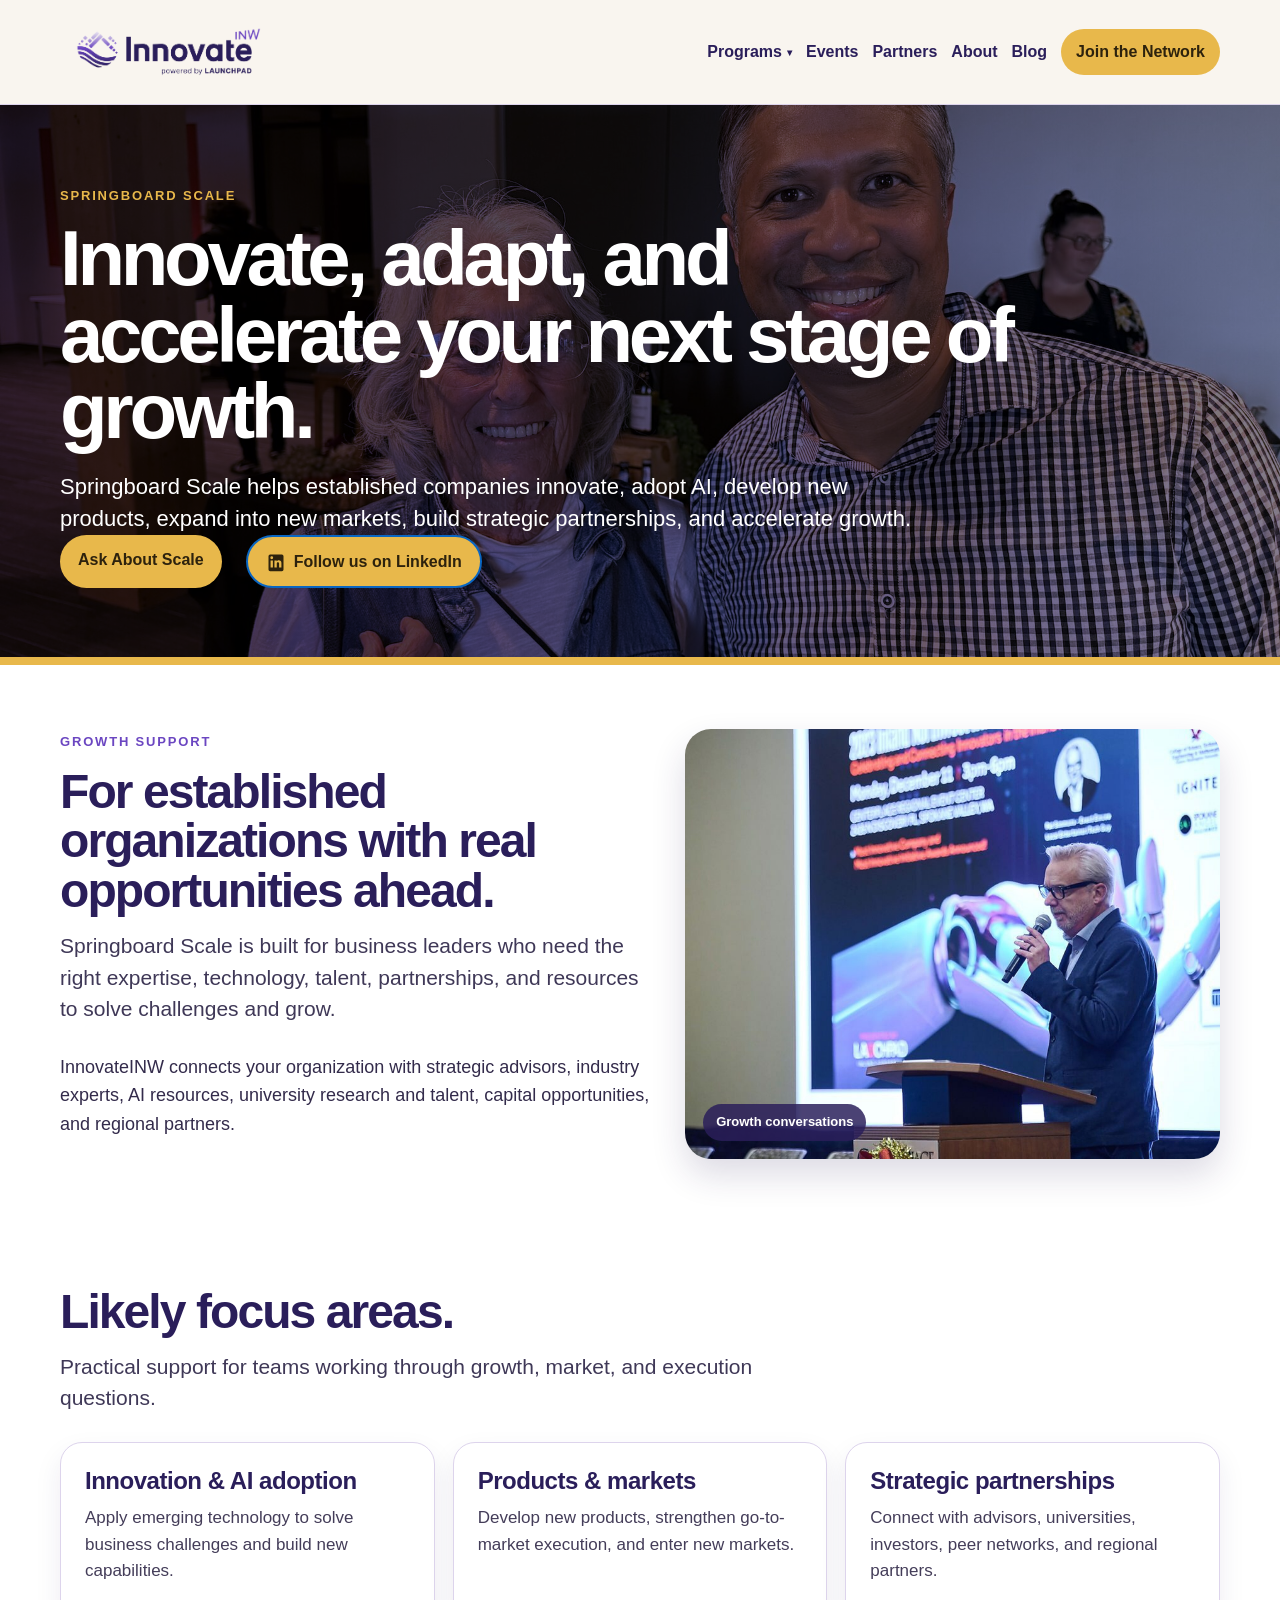
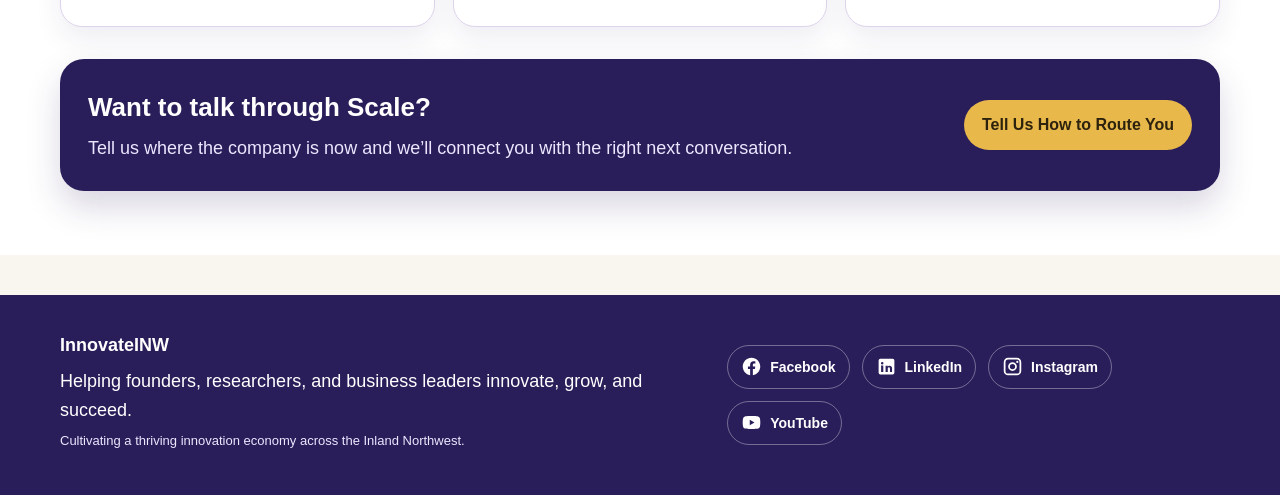
<file: scale.html>
<!doctype html>
<html lang="en">
<head>
  <meta charset="utf-8">
  <meta name="viewport" content="width=device-width,initial-scale=1">
  <title>Springboard Scale | Growth Support from InnovateINW</title>
  <!-- GEO-AEO:START -->
  <meta name="description" content="Springboard Scale helps established companies innovate, adopt AI, develop products, enter markets, build partnerships, and accelerate growth.">
  <meta name="robots" content="index,follow,max-image-preview:large,max-snippet:-1,max-video-preview:-1">
  <link rel="canonical" href="https://innovateinw.com/scale">
  <meta property="og:type" content="website">
  <meta property="og:site_name" content="InnovateINW">
  <meta property="og:title" content="Springboard Scale | Growth Support from InnovateINW">
  <meta property="og:description" content="Springboard Scale helps established companies innovate, adopt AI, develop products, enter markets, build partnerships, and accelerate growth.">
  <meta property="og:url" content="https://innovateinw.com/scale">
  <meta name="twitter:card" content="summary">
  <script type="application/ld+json">{"@context":"https://schema.org","@graph":[{"@type":"Organization","@id":"https://innovateinw.com/#organization","name":"InnovateINW","alternateName":"Innovate Inland Northwest","url":"https://innovateinw.com/","logo":{"@type":"ImageObject","url":"https://innovateinw.com/innovateinw-logo-color.png"},"description":"InnovateINW helps founders, researchers, and business leaders connect with the people, programs, and partnerships they need to innovate, grow, and succeed.","email":"info@launchpadinw.com","areaServed":{"@type":"Place","name":"Inland Northwest"},"sameAs":["https://www.facebook.com/launchpadinlandnorthwest/","https://www.linkedin.com/groups/3544071/","https://www.instagram.com/launchpadinw/","https://www.youtube.com/@launchpadinw"]},{"@type":"WebSite","@id":"https://innovateinw.com/#website","url":"https://innovateinw.com/","name":"InnovateINW","publisher":{"@id":"https://innovateinw.com/#organization"},"inLanguage":"en-US"},{"@type":"WebPage","@id":"https://innovateinw.com/scale#webpage","url":"https://innovateinw.com/scale","name":"Springboard Scale","description":"Springboard Scale helps established companies innovate, adopt AI, develop products, enter markets, build partnerships, and accelerate growth.","isPartOf":{"@id":"https://innovateinw.com/#website"},"about":{"@id":"https://innovateinw.com/#organization"},"publisher":{"@id":"https://innovateinw.com/#organization"},"inLanguage":"en-US"},{"@type":"Service","@id":"https://innovateinw.com/scale#service","name":"Springboard Scale","serviceType":"Business growth and rescaling support","description":"Helping established companies innovate, adopt AI, develop products, enter markets, build partnerships, and accelerate growth.","provider":{"@id":"https://innovateinw.com/#organization"},"areaServed":{"@type":"Place","name":"Inland Northwest"},"url":"https://innovateinw.com/scale"}]}</script>
  <!-- GEO-AEO:END -->

  <link rel="icon" type="image/svg+xml" href="innovateinw-favicon.svg"><link rel="stylesheet" href="styles.css?v=21">
</head>
<body>
<nav class="nav">
  <div class="container nav-inner">
    <a class="brand" href="index.html"><img src="innovateinw-logo-color.png" alt="InnovateINW powered by LaunchPad"></a><button class="menu-toggle" type="button" aria-label="Open menu" aria-expanded="false"><span></span><span></span><span></span></button>
    <div class="menu">
      <div class="nav-dropdown"><a href="springboard.html">Programs</a><div class="dropdown-menu"><a href="springboard.html">Springboard</a><a href="ai-cyber-network.html">AI &amp; Cyber Network</a></div></div>
      <a href="events.html">Events</a>
      <a href="partners.html">Partners</a>
      <a href="about.html">About</a>
      <a href="blog.html">Blog</a>
      <a class="btn" href="participate.html#get-involved">Join the Network</a>
    </div>
  </div>
</nav>

<header class="hero scale-hero" style="background:linear-gradient(90deg,rgba(42,30,90,.95),rgba(42,30,90,.58)),url('assets/photo-scale-hero.jpg');background-size:cover;background-position:center">
  <div class="container">
    <div class="eyebrow">Springboard Scale</div>
    <h1>Innovate, adapt, and accelerate your next stage of growth.</h1>
    <p class="hero-actions">Springboard Scale helps established companies innovate, adopt AI, develop new products, expand into new markets, build strategic partnerships, and accelerate growth.</p>
    <div class="buttonrow"><a class="btn" href="participate.html">Ask About Scale</a> <a class="btn linkedin-hero-btn" href="https://www.linkedin.com/company/launchpad-inland-northwest/" target="_blank" rel="noopener"><svg viewBox="0 0 24 24" aria-hidden="true"><path d="M19 3a2 2 0 0 1 2 2v16a2 2 0 0 1-2 2H5a2 2 0 0 1-2-2V5a2 2 0 0 1 2-2h14m-.5 15.5v-5.3a3.26 3.26 0 0 0-3.26-3.26c-.85 0-1.84.52-2.32 1.3v-1.11h-2.79v8.37h2.79v-4.93c0-.77.62-1.4 1.39-1.4a1.4 1.4 0 0 1 1.4 1.4v4.93h2.79M6.88 8.56a1.68 1.68 0 0 0 1.68-1.68c0-.93-.75-1.69-1.68-1.69a1.69 1.69 0 0 0-1.69 1.69c0 .93.76 1.68 1.69 1.68m1.39 9.94v-8.37H5.5v8.37h2.77z"/></svg>Follow us on LinkedIn</a></div>
  </div>
</header>

<main>
  <section class="section white">
    <div class="container split visual-split">
      <div>
        <div class="eyebrow purple-eyebrow">Growth Support</div>
        <h2>For established organizations with real opportunities ahead.</h2>
        <p class="lead">Springboard Scale is built for business leaders who need the right expertise, technology, talent, partnerships, and resources to solve challenges and grow.</p>
        <p>InnovateINW connects your organization with strategic advisors, industry experts, AI resources, university research and talent, capital opportunities, and regional partners.</p>
      </div>
      <div class="section-photo" style="background-image:url('assets/photo-scale-session.jpg')"><span>Growth conversations</span></div>
    </div>
  </section>

  <section class="section alt">
    <div class="container">
      <h2>Likely focus areas.</h2>
      <p class="lead">Practical support for teams working through growth, market, and execution questions.</p>
      <div class="cards three">
        <div class="card"><h3>Innovation & AI adoption</h3><p>Apply emerging technology to solve business challenges and build new capabilities.</p></div>
        <div class="card"><h3>Products & markets</h3><p>Develop new products, strengthen go-to-market execution, and enter new markets.</p></div>
        <div class="card"><h3>Strategic partnerships</h3><p>Connect with advisors, universities, investors, peer networks, and regional partners.</p></div>
      </div>
      <div class="route-strip">
        <div>
          <h3>Want to talk through Scale?</h3>
          <p>Tell us where the company is now and we’ll connect you with the right next conversation.</p>
        </div>
        <a class="btn" href="participate.html">Tell Us How to Route You</a>
      </div>
    </div>
  </section>
</main>

<footer class="footer"><div class="container footer-inner"><div class="footer-copy"><strong>InnovateINW</strong><p>Helping founders, researchers, and business leaders innovate, grow, and succeed.</p><p class="credit">Cultivating a thriving innovation economy across the Inland Northwest.</p></div><nav class="social-links" aria-label="Social media"><a href="https://www.facebook.com/launchpadinlandnorthwest/" target="_blank" rel="noopener noreferrer" aria-label="Facebook"><svg viewBox="0 0 24 24" aria-hidden="true"><path d="M22 12.07C22 6.51 17.52 2 12 2S2 6.51 2 12.07C2 17.09 5.66 21.25 10.44 22v-7.02H7.9v-2.91h2.54V9.86c0-2.52 1.49-3.91 3.77-3.91 1.09 0 2.23.2 2.23.2V8.6h-1.25c-1.24 0-1.63.77-1.63 1.56v1.88h2.77l-.44 2.91h-2.33V22C18.34 21.25 22 17.09 22 12.07z"/></svg><span>Facebook</span></a><a href="https://www.linkedin.com/company/launchpad-inland-northwest" target="_blank" rel="noopener noreferrer" aria-label="LinkedIn"><svg viewBox="0 0 24 24" aria-hidden="true"><path d="M19 3a2 2 0 0 1 2 2v14a2 2 0 0 1-2 2H5a2 2 0 0 1-2-2V5a2 2 0 0 1 2-2h14M8.34 18.34v-7.5H5.85v7.5h2.49M7.1 9.82a1.44 1.44 0 1 0 0-2.88 1.44 1.44 0 0 0 0 2.88m11.24 8.52v-4.11c0-2.2-1.17-3.22-2.74-3.22-1.26 0-1.83.69-2.15 1.18v-1.01h-2.49v7.16h2.49v-3.55c0-.94.18-1.85 1.35-1.85 1.15 0 1.16 1.08 1.16 1.91v3.49h2.38z"/></svg><span>LinkedIn</span></a><a href="https://www.instagram.com/launchpadinw/" target="_blank" rel="noopener noreferrer" aria-label="Instagram"><svg viewBox="0 0 24 24" aria-hidden="true"><path d="M7 2h10a5 5 0 0 1 5 5v10a5 5 0 0 1-5 5H7a5 5 0 0 1-5-5V7a5 5 0 0 1 5-5m0 2a3 3 0 0 0-3 3v10a3 3 0 0 0 3 3h10a3 3 0 0 0 3-3V7a3 3 0 0 0-3-3H7m10.5 1.5A1.25 1.25 0 1 1 16.25 6.75 1.25 1.25 0 0 1 17.5 5.5M12 7a5 5 0 1 1 0 10 5 5 0 0 1 0-10m0 2a3 3 0 1 0 0 6 3 3 0 0 0 0-6z"/></svg><span>Instagram</span></a><a href="https://www.youtube.com/@launchpadinw" target="_blank" rel="noopener noreferrer" aria-label="YouTube"><svg viewBox="0 0 24 24" aria-hidden="true"><path d="M21.58 7.19a2.9 2.9 0 0 0-2.04-2.05C17.73 4.65 12 4.65 12 4.65s-5.73 0-7.54.49A2.9 2.9 0 0 0 2.42 7.2C1.93 9 1.93 12 1.93 12s0 3 .49 4.81a2.9 2.9 0 0 0 2.04 2.05c1.81.49 7.54.49 7.54.49s5.73 0 7.54-.49a2.9 2.9 0 0 0 2.04-2.05c.49-1.81.49-4.81.49-4.81s0-3-.49-4.81M10 15.15v-6.3L15.45 12 10 15.15z"/></svg><span>YouTube</span></a></nav></div></footer>

<script>
(function(){
  document.querySelectorAll('.menu-toggle').forEach(function(button){
    button.addEventListener('click', function(){
      var nav = button.closest('.nav');
      var open = nav.classList.toggle('open');
      button.setAttribute('aria-expanded', open ? 'true' : 'false');
      button.setAttribute('aria-label', open ? 'Close menu' : 'Open menu');
    });
  });
})();
</script>
</body>
</html>
</file>
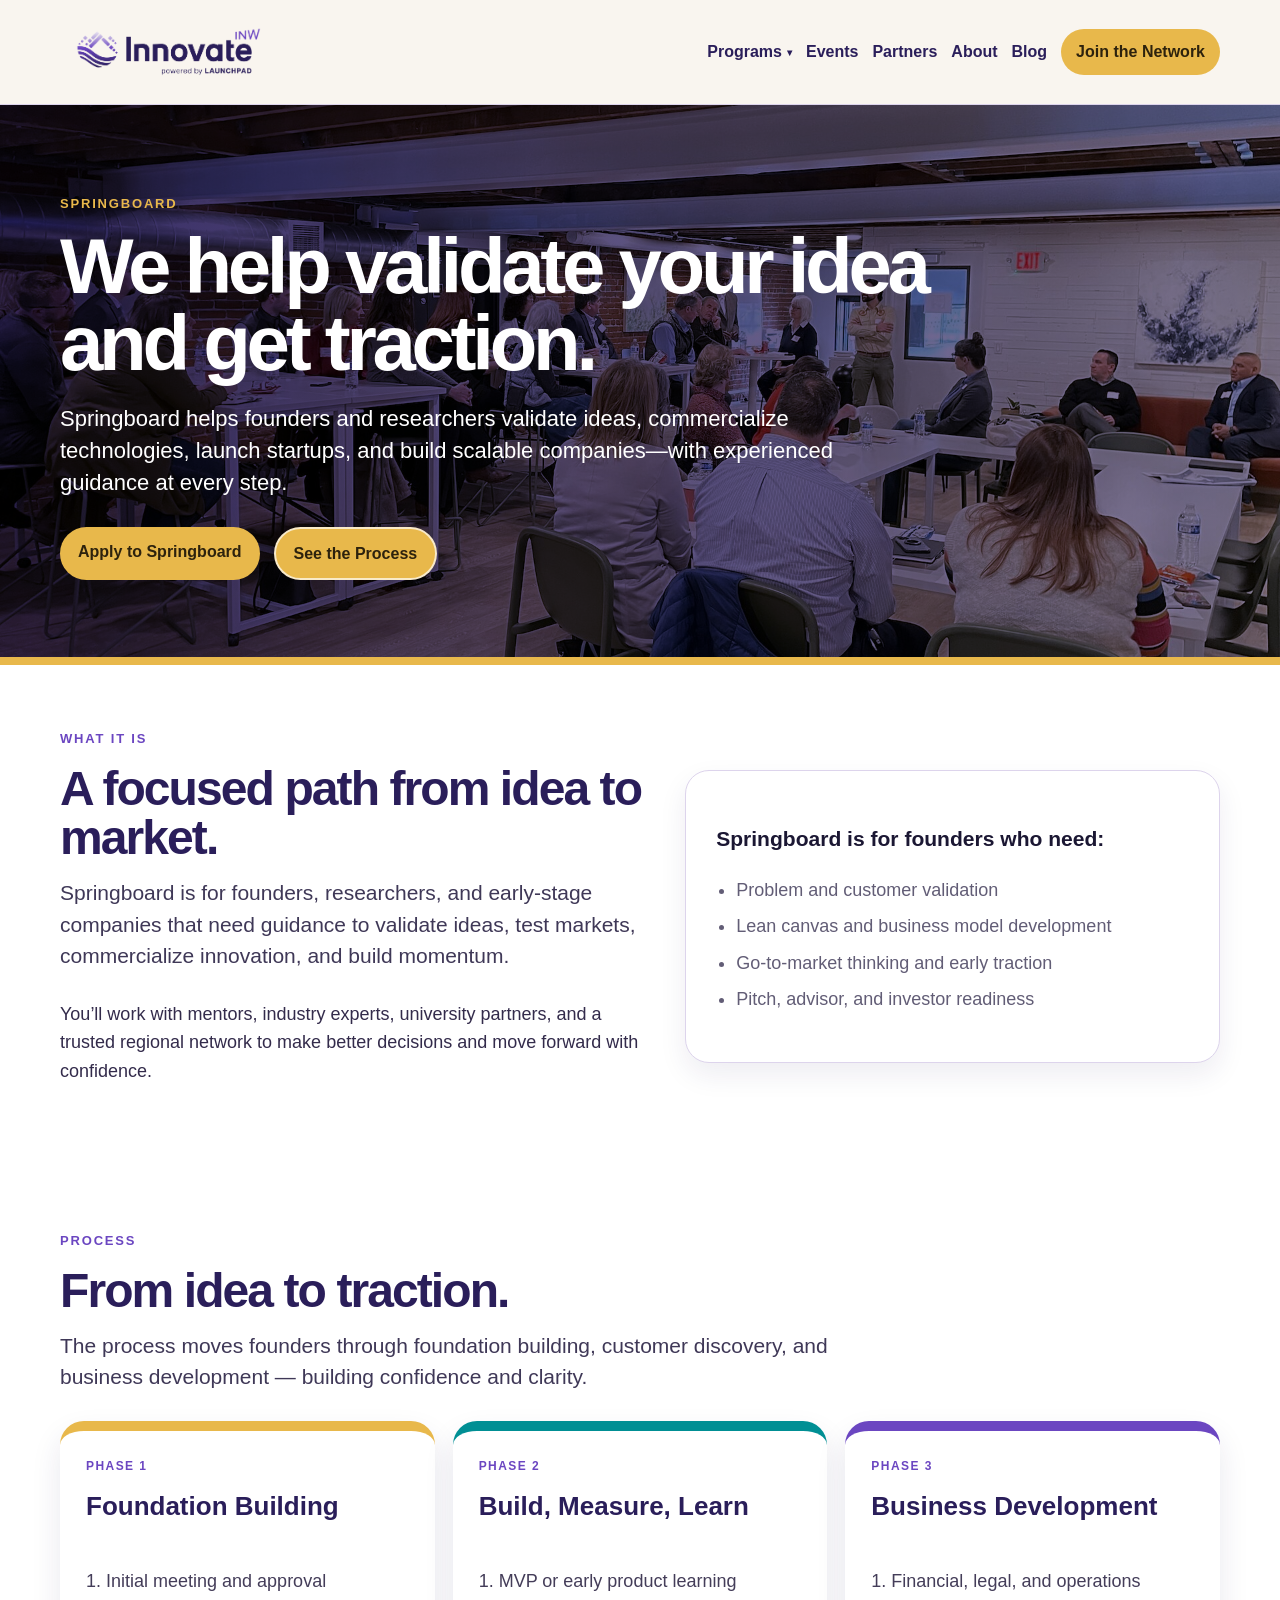
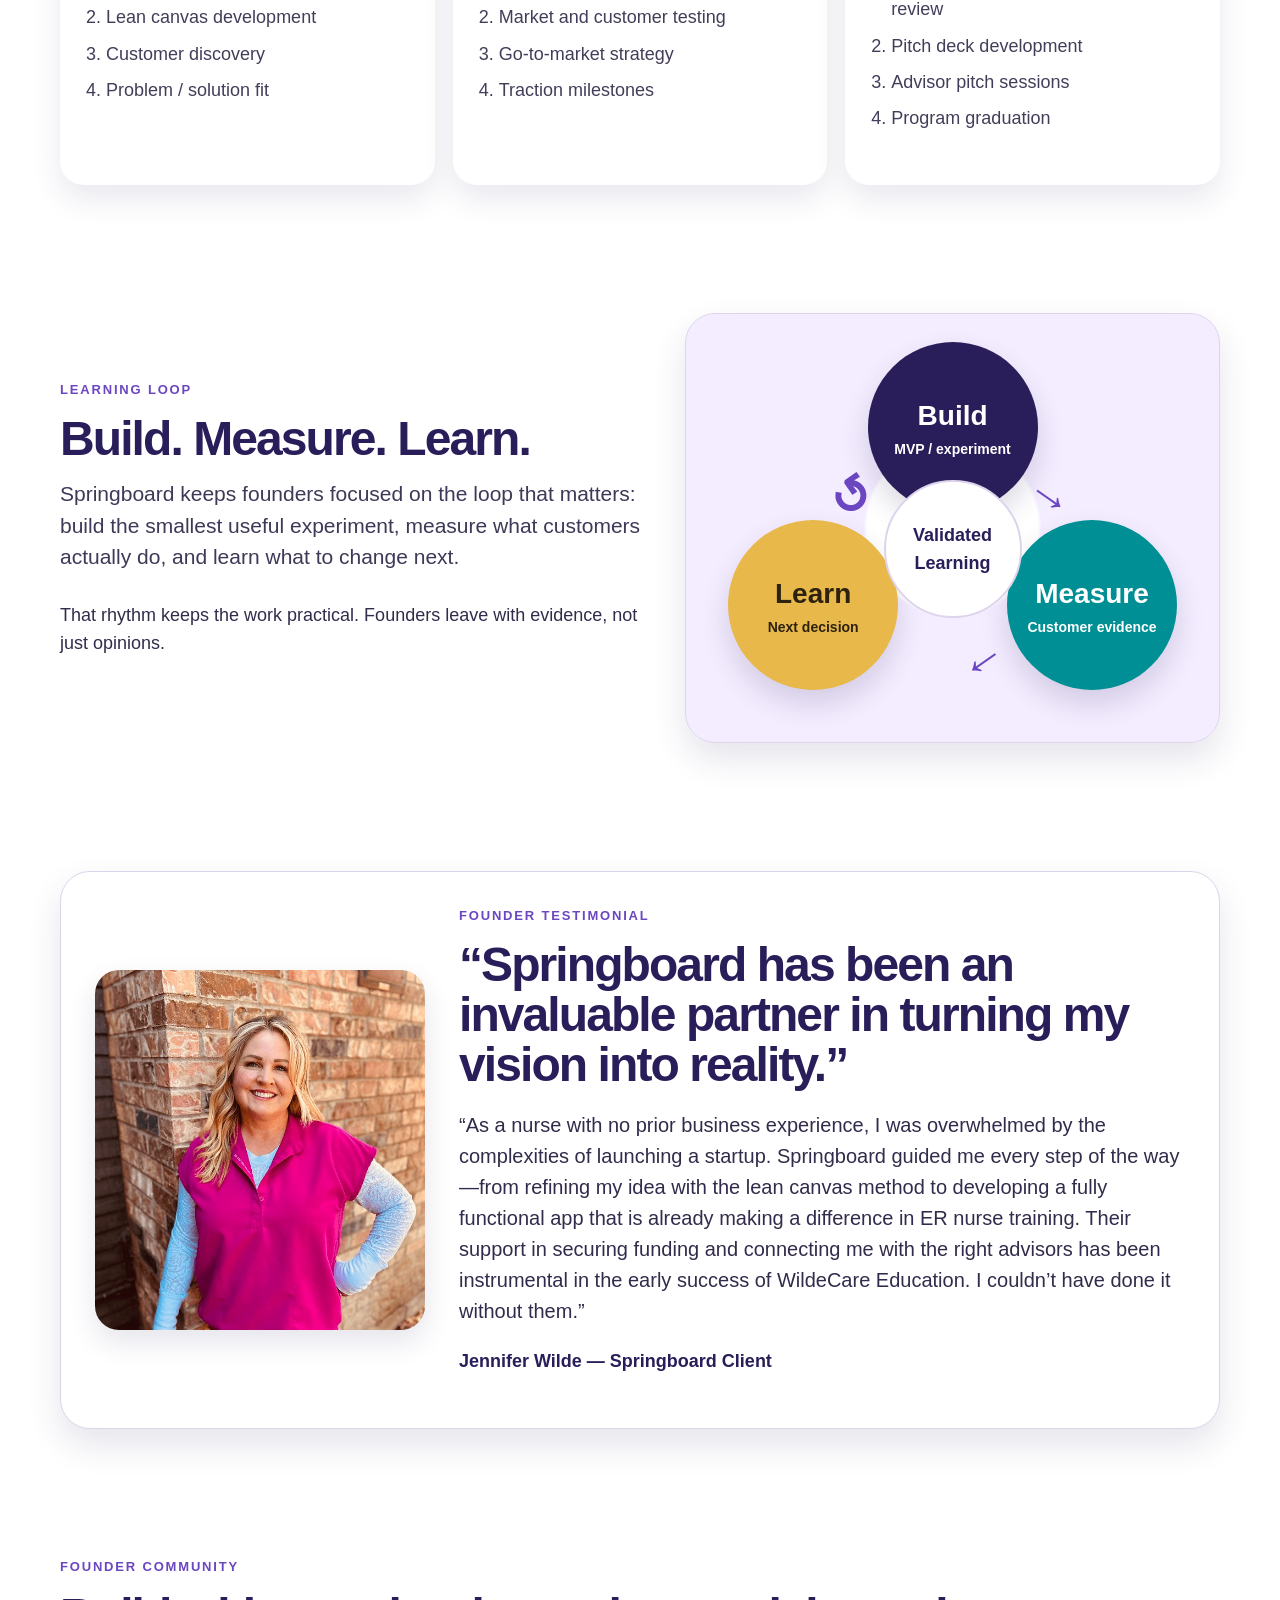
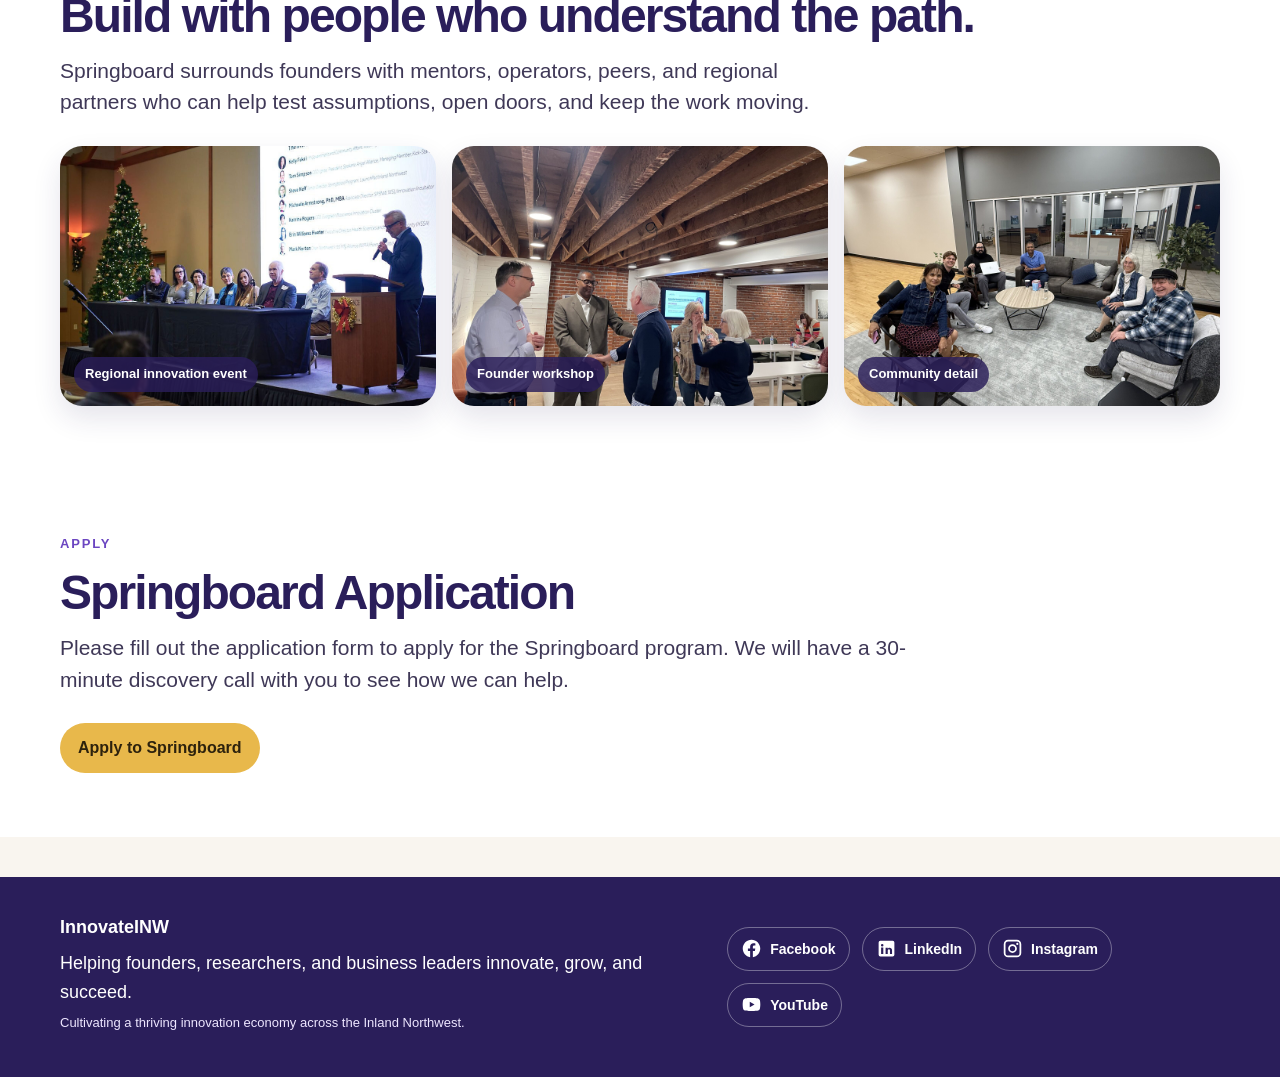
<file: springboard.html>
<!doctype html>
<html lang="en">
<head>
  <meta charset="utf-8">
  <meta name="viewport" content="width=device-width,initial-scale=1">
  <title>Springboard Startup Program | InnovateINW</title>
  <!-- GEO-AEO:START -->
  <meta name="description" content="Springboard helps Inland Northwest founders and researchers validate ideas, commercialize technologies, launch startups, and build scalable companies.">
  <meta name="robots" content="index,follow,max-image-preview:large,max-snippet:-1,max-video-preview:-1">
  <link rel="canonical" href="https://innovateinw.com/springboard">
  <meta property="og:type" content="website">
  <meta property="og:site_name" content="InnovateINW">
  <meta property="og:title" content="Springboard Startup Program | InnovateINW">
  <meta property="og:description" content="Springboard helps Inland Northwest founders and researchers validate ideas, commercialize technologies, launch startups, and build scalable companies.">
  <meta property="og:url" content="https://innovateinw.com/springboard">
  <meta name="twitter:card" content="summary">
  <script type="application/ld+json">{"@context":"https://schema.org","@graph":[{"@type":"Organization","@id":"https://innovateinw.com/#organization","name":"InnovateINW","alternateName":"Innovate Inland Northwest","url":"https://innovateinw.com/","logo":{"@type":"ImageObject","url":"https://innovateinw.com/innovateinw-logo-color.png"},"description":"InnovateINW helps founders, researchers, and business leaders connect with the people, programs, and partnerships they need to innovate, grow, and succeed.","email":"info@launchpadinw.com","areaServed":{"@type":"Place","name":"Inland Northwest"},"sameAs":["https://www.facebook.com/launchpadinlandnorthwest/","https://www.linkedin.com/groups/3544071/","https://www.instagram.com/launchpadinw/","https://www.youtube.com/@launchpadinw"]},{"@type":"WebSite","@id":"https://innovateinw.com/#website","url":"https://innovateinw.com/","name":"InnovateINW","publisher":{"@id":"https://innovateinw.com/#organization"},"inLanguage":"en-US"},{"@type":"WebPage","@id":"https://innovateinw.com/springboard#webpage","url":"https://innovateinw.com/springboard","name":"Springboard Startup Program","description":"Springboard helps Inland Northwest founders and researchers validate ideas, commercialize technologies, launch startups, and build scalable companies.","isPartOf":{"@id":"https://innovateinw.com/#website"},"about":{"@id":"https://innovateinw.com/#organization"},"publisher":{"@id":"https://innovateinw.com/#organization"},"inLanguage":"en-US"},{"@type":"Service","@id":"https://innovateinw.com/springboard#service","name":"Springboard","serviceType":"Startup validation and founder support","description":"Helping founders and researchers validate ideas, commercialize technologies, launch startups, and build scalable companies.","provider":{"@id":"https://innovateinw.com/#organization"},"areaServed":{"@type":"Place","name":"Inland Northwest"},"url":"https://innovateinw.com/springboard","review":{"@type":"Review","author":{"@type":"Person","name":"Jennifer Wilde"},"reviewBody":"As a nurse with no prior business experience, I was overwhelmed by the complexities of launching a startup. Springboard guided me every step of the way—from refining my idea with the lean canvas method to developing a fully functional app that is already making a difference in ER nurse training. Their support in securing funding and connecting me with the right advisors has been instrumental in the early success of WildeCare Education. I couldn’t have done it without them."}}]}</script>
  <!-- GEO-AEO:END -->

  <link rel="icon" type="image/svg+xml" href="innovateinw-favicon.svg"><link rel="stylesheet" href="styles.css?v=22">
</head>
<body>
<nav class="nav">
  <div class="container nav-inner">
    <a class="brand" href="index.html"><img src="innovateinw-logo-color.png" alt="InnovateINW powered by LaunchPad"></a><button class="menu-toggle" type="button" aria-label="Open menu" aria-expanded="false"><span></span><span></span><span></span></button>
    <div class="menu">
      <div class="nav-dropdown"><a href="springboard.html">Programs</a><div class="dropdown-menu"><a href="springboard.html">Springboard</a><a href="ai-cyber-network.html">AI &amp; Cyber Network</a></div></div>
      <a href="events.html">Events</a>
      <a href="partners.html">Partners</a>
      <a href="about.html">About</a>
      <a href="blog.html">Blog</a>
      <a class="btn" href="participate.html#get-involved">Join the Network</a>
    </div>
  </div>
</nav>

<header class="hero springboard-hero" style="background:linear-gradient(90deg,rgba(42,30,90,.95),rgba(42,30,90,.58)),url('assets/photo-springboard-hero.jpg');background-size:cover;background-position:center">
  <div class="container">
    <div class="eyebrow">Springboard</div>
    <h1>We help validate your idea and get traction.</h1>
    <p>Springboard helps founders and researchers validate ideas, commercialize technologies, launch startups, and build scalable companies—with experienced guidance at every step.</p>
    <div class="buttonrow">
      <a class="btn" href="#apply">Apply to Springboard</a>
      <a class="btn alt" href="#process">See the Process</a>
    </div>
  </div>
</header>

<main>
  <section class="section white">
    <div class="container split visual-split">
      <div>
        <div class="eyebrow purple-eyebrow">What it is</div>
        <h2>A focused path from idea to market.</h2>
        <p class="lead">Springboard is for founders, researchers, and early-stage companies that need guidance to validate ideas, test markets, commercialize innovation, and build momentum.</p>
        <p>You’ll work with mentors, industry experts, university partners, and a trusted regional network to make better decisions and move forward with confidence.</p>
      </div>
      <div class="panel emphasis-panel">
        <h3>Springboard is for founders who need:</h3>
        <ul>
          <li>Problem and customer validation</li>
          <li>Lean canvas and business model development</li>
          <li>Go-to-market thinking and early traction</li>
          <li>Pitch, advisor, and investor readiness</li>
        </ul>
      </div>
    </div>
  </section>

  <section id="process" class="section alt process-section">
    <div class="container">
      <div class="eyebrow purple-eyebrow">Process</div>
      <h2>From idea to traction.</h2>
      <p class="lead">The process moves founders through foundation building, customer discovery, and business development — building confidence and clarity.</p>
      <div class="process-timeline">
        <div class="phase phase-gold">
          <div class="phase-label">Phase 1</div>
          <h3>Foundation Building</h3>
          <ol>
            <li>Initial meeting and approval</li>
            <li>Lean canvas development</li>
            <li>Customer discovery</li>
            <li>Problem / solution fit</li>
          </ol>
        </div>
        <div class="phase phase-teal">
          <div class="phase-label">Phase 2</div>
          <h3>Build, Measure, Learn</h3>
          <ol>
            <li>MVP or early product learning</li>
            <li>Market and customer testing</li>
            <li>Go-to-market strategy</li>
            <li>Traction milestones</li>
          </ol>
        </div>
        <div class="phase phase-purple">
          <div class="phase-label">Phase 3</div>
          <h3>Business Development</h3>
          <ol>
            <li>Financial, legal, and operations review</li>
            <li>Pitch deck development</li>
            <li>Advisor pitch sessions</li>
            <li>Program graduation</li>
          </ol>
        </div>
      </div>
    </div>
  </section>

  <section class="section white learning-loop-section">
    <div class="container split visual-split">
      <div>
        <div class="eyebrow purple-eyebrow">Learning Loop</div>
        <h2>Build. Measure. Learn.</h2>
        <p class="lead">Springboard keeps founders focused on the loop that matters: build the smallest useful experiment, measure what customers actually do, and learn what to change next.</p>
        <p>That rhythm keeps the work practical. Founders leave with evidence, not just opinions.</p>
      </div>
      <div class="bml-cycle" aria-label="Build Measure Learn cycle">
        <div class="bml-node build"><strong>Build</strong><span>MVP / experiment</span></div>
        <div class="bml-arrow arrow-one">→</div>
        <div class="bml-node measure"><strong>Measure</strong><span>Customer evidence</span></div>
        <div class="bml-arrow arrow-two">→</div>
        <div class="bml-node learn"><strong>Learn</strong><span>Next decision</span></div>
        <div class="bml-arrow arrow-three">↺</div>
        <div class="bml-center">Validated<br>Learning</div>
      </div>
    </div>
  </section>

  <section class="section alt testimonial-section">
    <div class="container testimonial-card">
      <div class="testimonial-photo" style="background-image:url('assets/photo-testimonial.jpg')"></div>
      <div>
        <div class="eyebrow purple-eyebrow">Founder Testimonial</div>
        <h2>“Springboard has been an invaluable partner in turning my vision into reality.”</h2>
        <p class="testimonial-quote">“As a nurse with no prior business experience, I was overwhelmed by the complexities of launching a startup. Springboard guided me every step of the way—from refining my idea with the lean canvas method to developing a fully functional app that is already making a difference in ER nurse training. Their support in securing funding and connecting me with the right advisors has been instrumental in the early success of WildeCare Education. I couldn’t have done it without them.”</p>
        <p class="testimonial-name">Jennifer Wilde — Springboard Client</p>
      </div>
    </div>
  </section>

  <section class="section white photo-proof-section">
    <div class="container">
      <div class="eyebrow purple-eyebrow">Founder Community</div>
      <h2>Build with people who understand the path.</h2>
      <p class="lead">Springboard surrounds founders with mentors, operators, peers, and regional partners who can help test assumptions, open doors, and keep the work moving.</p>
      <div class="photo-gallery compact-gallery">
        <div class="photo-card" style="background-image:url(assets/photo-event-regional.jpg)"><span>Regional innovation event</span></div>
        <div class="photo-card" style="background-image:url(assets/photo-event-workshop.jpg)"><span>Founder workshop</span></div>
        <div class="photo-card" style="background-image:url(assets/photo-event-community.jpg)"><span>Community detail</span></div>
      </div>
    </div>
  </section>

  <section id="apply" class="section alt apply-section">
    <div class="container">
      <div class="eyebrow purple-eyebrow">Apply</div>
      <h2>Springboard Application</h2>
      <p class="lead application-intro">Please fill out the application form to apply for the Springboard program. We will have a 30-minute discovery call with you to see how we can help.</p>
      <a class="btn" href="https://innovateinw.com/sbapp">Apply to Springboard</a>
    </div>
  </section>
</main>

<footer class="footer"><div class="container footer-inner"><div class="footer-copy"><strong>InnovateINW</strong><p>Helping founders, researchers, and business leaders innovate, grow, and succeed.</p><p class="credit">Cultivating a thriving innovation economy across the Inland Northwest.</p></div><nav class="social-links" aria-label="Social media"><a href="https://www.facebook.com/launchpadinlandnorthwest/" target="_blank" rel="noopener noreferrer" aria-label="Facebook"><svg viewBox="0 0 24 24" aria-hidden="true"><path d="M22 12.07C22 6.51 17.52 2 12 2S2 6.51 2 12.07C2 17.09 5.66 21.25 10.44 22v-7.02H7.9v-2.91h2.54V9.86c0-2.52 1.49-3.91 3.77-3.91 1.09 0 2.23.2 2.23.2V8.6h-1.25c-1.24 0-1.63.77-1.63 1.56v1.88h2.77l-.44 2.91h-2.33V22C18.34 21.25 22 17.09 22 12.07z"/></svg><span>Facebook</span></a><a href="https://www.linkedin.com/company/launchpad-inland-northwest" target="_blank" rel="noopener noreferrer" aria-label="LinkedIn"><svg viewBox="0 0 24 24" aria-hidden="true"><path d="M19 3a2 2 0 0 1 2 2v14a2 2 0 0 1-2 2H5a2 2 0 0 1-2-2V5a2 2 0 0 1 2-2h14M8.34 18.34v-7.5H5.85v7.5h2.49M7.1 9.82a1.44 1.44 0 1 0 0-2.88 1.44 1.44 0 0 0 0 2.88m11.24 8.52v-4.11c0-2.2-1.17-3.22-2.74-3.22-1.26 0-1.83.69-2.15 1.18v-1.01h-2.49v7.16h2.49v-3.55c0-.94.18-1.85 1.35-1.85 1.15 0 1.16 1.08 1.16 1.91v3.49h2.38z"/></svg><span>LinkedIn</span></a><a href="https://www.instagram.com/launchpadinw/" target="_blank" rel="noopener noreferrer" aria-label="Instagram"><svg viewBox="0 0 24 24" aria-hidden="true"><path d="M7 2h10a5 5 0 0 1 5 5v10a5 5 0 0 1-5 5H7a5 5 0 0 1-5-5V7a5 5 0 0 1 5-5m0 2a3 3 0 0 0-3 3v10a3 3 0 0 0 3 3h10a3 3 0 0 0 3-3V7a3 3 0 0 0-3-3H7m10.5 1.5A1.25 1.25 0 1 1 16.25 6.75 1.25 1.25 0 0 1 17.5 5.5M12 7a5 5 0 1 1 0 10 5 5 0 0 1 0-10m0 2a3 3 0 1 0 0 6 3 3 0 0 0 0-6z"/></svg><span>Instagram</span></a><a href="https://www.youtube.com/@launchpadinw" target="_blank" rel="noopener noreferrer" aria-label="YouTube"><svg viewBox="0 0 24 24" aria-hidden="true"><path d="M21.58 7.19a2.9 2.9 0 0 0-2.04-2.05C17.73 4.65 12 4.65 12 4.65s-5.73 0-7.54.49A2.9 2.9 0 0 0 2.42 7.2C1.93 9 1.93 12 1.93 12s0 3 .49 4.81a2.9 2.9 0 0 0 2.04 2.05c1.81.49 7.54.49 7.54.49s5.73 0 7.54-.49a2.9 2.9 0 0 0 2.04-2.05c.49-1.81.49-4.81.49-4.81s0-3-.49-4.81M10 15.15v-6.3L15.45 12 10 15.15z"/></svg><span>YouTube</span></a></nav></div></footer>

<script>
(function(){
  document.querySelectorAll('.menu-toggle').forEach(function(button){
    button.addEventListener('click', function(){
      var nav = button.closest('.nav');
      var open = nav.classList.toggle('open');
      button.setAttribute('aria-expanded', open ? 'true' : 'false');
      button.setAttribute('aria-label', open ? 'Close menu' : 'Open menu');
    });
  });
})();
</script>
</body>
</html>
</file>
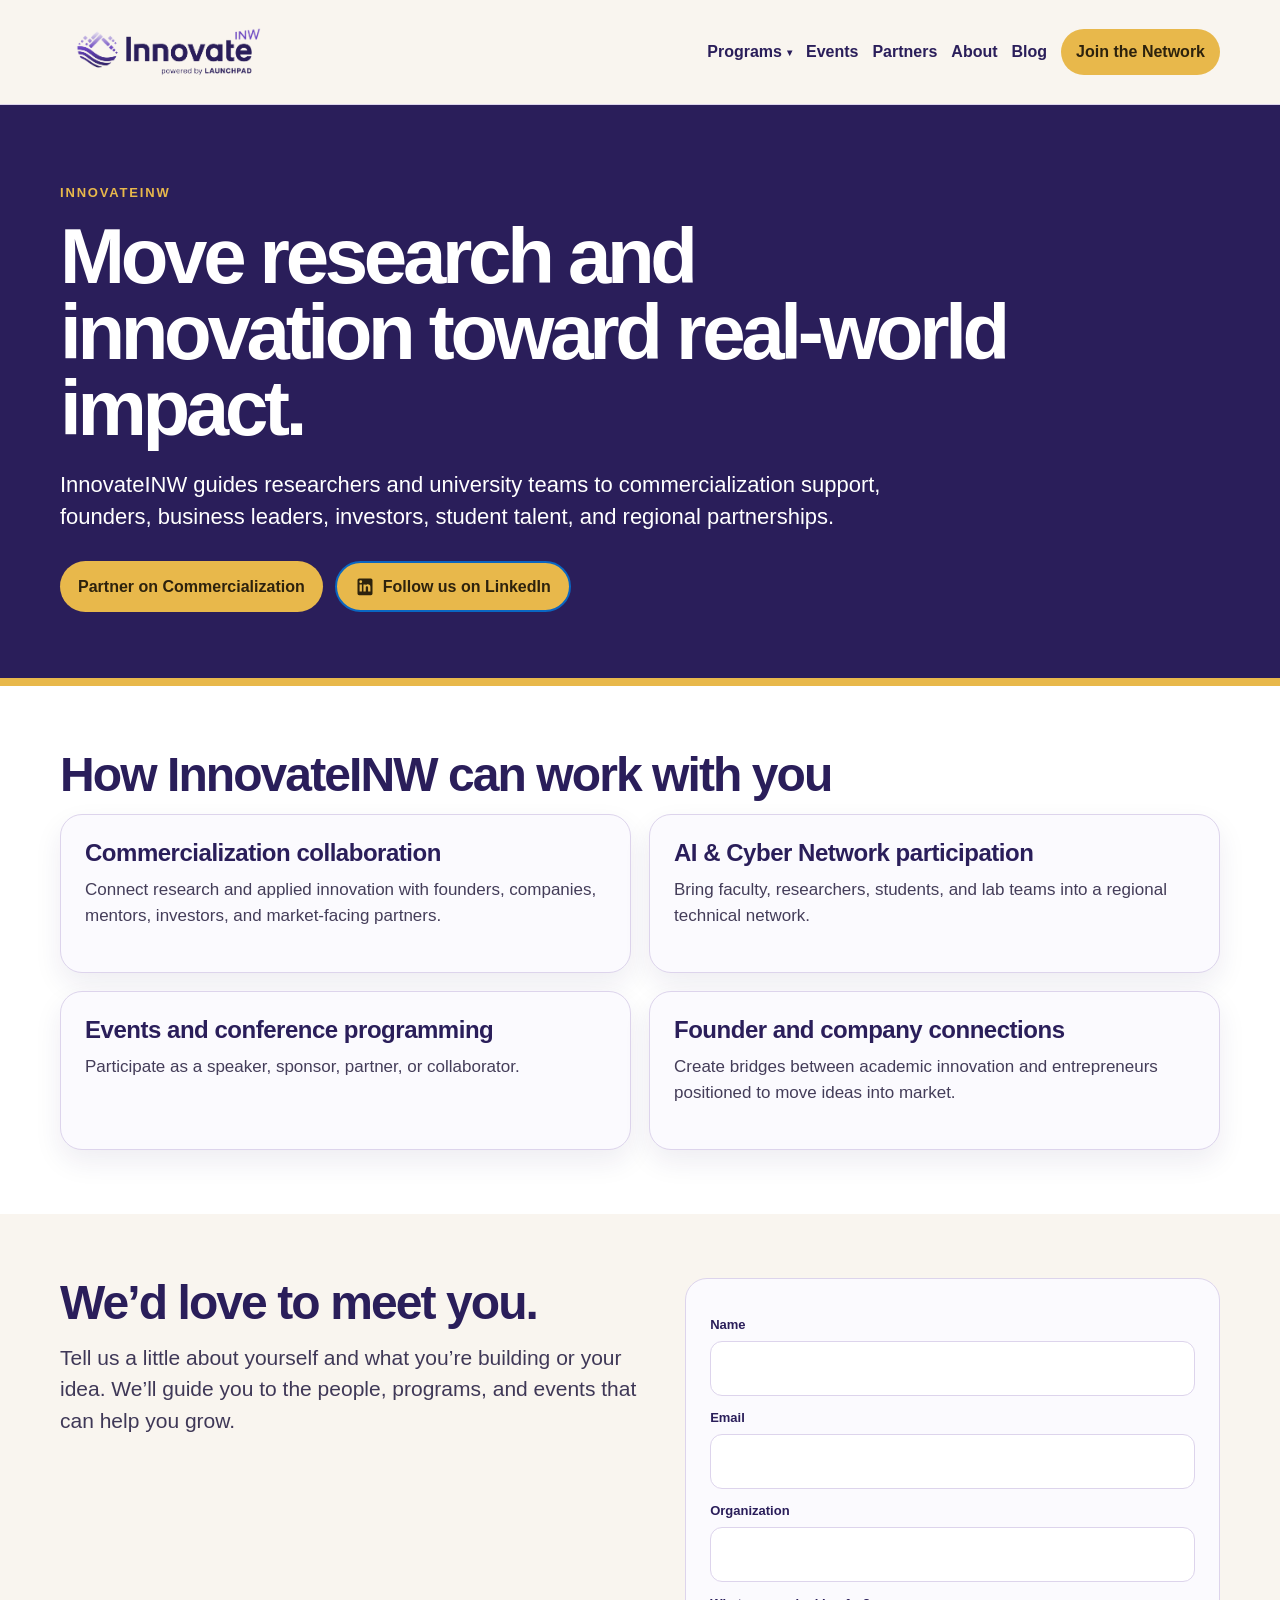
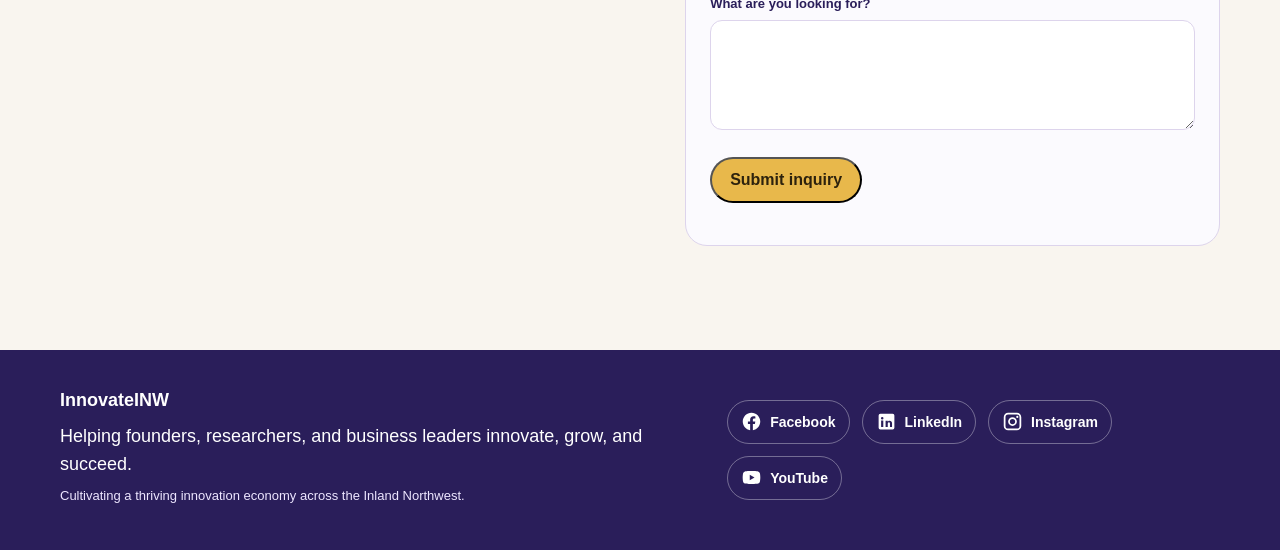
<file: university-labs.html>
<!doctype html><html lang="en"><head><meta charset="utf-8"><meta name="viewport" content="width=device-width,initial-scale=1"><title>University Innovation Lab Partnerships | InnovateINW</title>
  <!-- GEO-AEO:START -->
  <meta name="description" content="InnovateINW connects researchers and university teams with commercialization support, founders, companies, investors, talent, and regional partners.">
  <meta name="robots" content="index,follow,max-image-preview:large,max-snippet:-1,max-video-preview:-1">
  <link rel="canonical" href="https://innovateinw.com/university-labs">
  <meta property="og:type" content="website">
  <meta property="og:site_name" content="InnovateINW">
  <meta property="og:title" content="University Innovation Lab Partnerships | InnovateINW">
  <meta property="og:description" content="InnovateINW connects researchers and university teams with commercialization support, founders, companies, investors, talent, and regional partners.">
  <meta property="og:url" content="https://innovateinw.com/university-labs">
  <meta name="twitter:card" content="summary">
  <script type="application/ld+json">{"@context":"https://schema.org","@graph":[{"@type":"Organization","@id":"https://innovateinw.com/#organization","name":"InnovateINW","alternateName":"Innovate Inland Northwest","url":"https://innovateinw.com/","logo":{"@type":"ImageObject","url":"https://innovateinw.com/innovateinw-logo-color.png"},"description":"InnovateINW helps founders, researchers, and business leaders connect with the people, programs, and partnerships they need to innovate, grow, and succeed.","email":"info@launchpadinw.com","areaServed":{"@type":"Place","name":"Inland Northwest"},"sameAs":["https://www.facebook.com/launchpadinlandnorthwest/","https://www.linkedin.com/groups/3544071/","https://www.instagram.com/launchpadinw/","https://www.youtube.com/@launchpadinw"]},{"@type":"WebSite","@id":"https://innovateinw.com/#website","url":"https://innovateinw.com/","name":"InnovateINW","publisher":{"@id":"https://innovateinw.com/#organization"},"inLanguage":"en-US"},{"@type":"WebPage","@id":"https://innovateinw.com/university-labs#webpage","url":"https://innovateinw.com/university-labs","name":"University Innovation Lab Partnerships","description":"InnovateINW connects researchers and university teams with commercialization support, founders, companies, investors, talent, and regional partners.","isPartOf":{"@id":"https://innovateinw.com/#website"},"about":{"@id":"https://innovateinw.com/#organization"},"publisher":{"@id":"https://innovateinw.com/#organization"},"inLanguage":"en-US"}]}</script>
  <!-- GEO-AEO:END -->
<link rel="icon" type="image/svg+xml" href="innovateinw-favicon.svg"><link rel="stylesheet" href="styles.css?v=21"></head><body><nav class="nav"><div class="container nav-inner"><a class="brand" href="index.html"><img src="innovateinw-logo-color.png" alt="InnovateINW powered by LaunchPad"></a><button class="menu-toggle" type="button" aria-label="Open menu" aria-expanded="false"><span></span><span></span><span></span></button><div class="menu"><div class="nav-dropdown"><a href="springboard.html">Programs</a><div class="dropdown-menu"><a href="springboard.html">Springboard</a><a href="ai-cyber-network.html">AI &amp; Cyber Network</a></div></div><a href="events.html">Events</a><a href="partners.html">Partners</a><a href="about.html">About</a><a href="blog.html">Blog</a><a class="btn" href="#get-involved">Join the Network</a></div></div></nav><header class="hero"><div class="wrap"><div class="eyebrow">InnovateINW</div><h1>Move research and innovation toward real-world impact.</h1><p>InnovateINW guides researchers and university teams to commercialization support, founders, business leaders, investors, student talent, and regional partnerships.</p><p class="hero-actions"><a class="btn" href="participate.html">Partner on Commercialization</a> <a class="btn linkedin-hero-btn" href="https://www.linkedin.com/company/launchpad-inland-northwest/" target="_blank" rel="noopener"><svg viewBox="0 0 24 24" aria-hidden="true"><path d="M19 3a2 2 0 0 1 2 2v16a2 2 0 0 1-2 2H5a2 2 0 0 1-2-2V5a2 2 0 0 1 2-2h14m-.5 15.5v-5.3a3.26 3.26 0 0 0-3.26-3.26c-.85 0-1.84.52-2.32 1.3v-1.11h-2.79v8.37h2.79v-4.93c0-.77.62-1.4 1.39-1.4a1.4 1.4 0 0 1 1.4 1.4v4.93h2.79M6.88 8.56a1.68 1.68 0 0 0 1.68-1.68c0-.93-.75-1.69-1.68-1.69a1.69 1.69 0 0 0-1.69 1.69c0 .93.76 1.68 1.69 1.68m1.39 9.94v-8.37H5.5v8.37h2.77z"/></svg>Follow us on LinkedIn</a> </p></div></header><main><section class="section white"><div class="wrap"><h2>How InnovateINW can work with you</h2><div class="cards two"><div class="card"><h3>Commercialization collaboration</h3><p>Connect research and applied innovation with founders, companies, mentors, investors, and market-facing partners.</p></div><div class="card"><h3>AI & Cyber Network participation</h3><p>Bring faculty, researchers, students, and lab teams into a regional technical network.</p></div><div class="card"><h3>Events and conference programming</h3><p>Participate as a speaker, sponsor, partner, or collaborator.</p></div><div class="card"><h3>Founder and company connections</h3><p>Create bridges between academic innovation and entrepreneurs positioned to move ideas into market.</p></div></div></div></section><section class="section" id="get-involved"><div class="wrap split"><div><h2>We’d love to meet you.</h2><p class="lead">Tell us a little about yourself and what you’re building or your idea. We’ll guide you to the people, programs, and events that can help you grow.</p></div><form class="formbox" action="https://formsubmit.co/paige@launchpadinw.com" method="POST">
  <input type="hidden" name="_subject" value="InnovateINW routing request - University Innovation Labs">
  <input type="hidden" name="_template" value="table">
  <input type="hidden" name="_captcha" value="false">
  <input type="hidden" name="source_page" value="university-labs.html">
  <label for="route-name-university-labs">Name</label><input id="route-name-university-labs" name="name" required>
  <label for="route-email-university-labs">Email</label><input id="route-email-university-labs" name="email" type="email" required>
  <label for="route-org-university-labs">Organization</label><input id="route-org-university-labs" name="organization">
  <label for="route-message-university-labs">What are you looking for?</label><textarea id="route-message-university-labs" name="message" required></textarea>
  <p><button class="btn" type="submit">Submit inquiry</button></p>
</form></div></section></main><footer class="footer"><div class="container footer-inner"><div class="footer-copy"><strong>InnovateINW</strong><p>Helping founders, researchers, and business leaders innovate, grow, and succeed.</p><p class="credit">Cultivating a thriving innovation economy across the Inland Northwest.</p></div><nav class="social-links" aria-label="Social media"><a href="https://www.facebook.com/launchpadinlandnorthwest/" target="_blank" rel="noopener noreferrer" aria-label="Facebook"><svg viewBox="0 0 24 24" aria-hidden="true"><path d="M22 12.07C22 6.51 17.52 2 12 2S2 6.51 2 12.07C2 17.09 5.66 21.25 10.44 22v-7.02H7.9v-2.91h2.54V9.86c0-2.52 1.49-3.91 3.77-3.91 1.09 0 2.23.2 2.23.2V8.6h-1.25c-1.24 0-1.63.77-1.63 1.56v1.88h2.77l-.44 2.91h-2.33V22C18.34 21.25 22 17.09 22 12.07z"/></svg><span>Facebook</span></a><a href="https://www.linkedin.com/company/launchpad-inland-northwest" target="_blank" rel="noopener noreferrer" aria-label="LinkedIn"><svg viewBox="0 0 24 24" aria-hidden="true"><path d="M19 3a2 2 0 0 1 2 2v14a2 2 0 0 1-2 2H5a2 2 0 0 1-2-2V5a2 2 0 0 1 2-2h14M8.34 18.34v-7.5H5.85v7.5h2.49M7.1 9.82a1.44 1.44 0 1 0 0-2.88 1.44 1.44 0 0 0 0 2.88m11.24 8.52v-4.11c0-2.2-1.17-3.22-2.74-3.22-1.26 0-1.83.69-2.15 1.18v-1.01h-2.49v7.16h2.49v-3.55c0-.94.18-1.85 1.35-1.85 1.15 0 1.16 1.08 1.16 1.91v3.49h2.38z"/></svg><span>LinkedIn</span></a><a href="https://www.instagram.com/launchpadinw/" target="_blank" rel="noopener noreferrer" aria-label="Instagram"><svg viewBox="0 0 24 24" aria-hidden="true"><path d="M7 2h10a5 5 0 0 1 5 5v10a5 5 0 0 1-5 5H7a5 5 0 0 1-5-5V7a5 5 0 0 1 5-5m0 2a3 3 0 0 0-3 3v10a3 3 0 0 0 3 3h10a3 3 0 0 0 3-3V7a3 3 0 0 0-3-3H7m10.5 1.5A1.25 1.25 0 1 1 16.25 6.75 1.25 1.25 0 0 1 17.5 5.5M12 7a5 5 0 1 1 0 10 5 5 0 0 1 0-10m0 2a3 3 0 1 0 0 6 3 3 0 0 0 0-6z"/></svg><span>Instagram</span></a><a href="https://www.youtube.com/@launchpadinw" target="_blank" rel="noopener noreferrer" aria-label="YouTube"><svg viewBox="0 0 24 24" aria-hidden="true"><path d="M21.58 7.19a2.9 2.9 0 0 0-2.04-2.05C17.73 4.65 12 4.65 12 4.65s-5.73 0-7.54.49A2.9 2.9 0 0 0 2.42 7.2C1.93 9 1.93 12 1.93 12s0 3 .49 4.81a2.9 2.9 0 0 0 2.04 2.05c1.81.49 7.54.49 7.54.49s5.73 0 7.54-.49a2.9 2.9 0 0 0 2.04-2.05c.49-1.81.49-4.81.49-4.81s0-3-.49-4.81M10 15.15v-6.3L15.45 12 10 15.15z"/></svg><span>YouTube</span></a></nav></div></footer>
<script>
(function(){
  document.querySelectorAll('.menu-toggle').forEach(function(button){
    button.addEventListener('click', function(){
      var nav = button.closest('.nav');
      var open = nav.classList.toggle('open');
      button.setAttribute('aria-expanded', open ? 'true' : 'false');
      button.setAttribute('aria-label', open ? 'Close menu' : 'Open menu');
    });
  });
})();
</script>
</body></html>
</file>
<file: styles.css>
:root{--purple:#2A1E5A;--violet:#6B46C1;--gold:#E8B84B;--teal:#008F94;--cream:#F9F5EF;--ink:#1B1733;--muted:#625D76;--line:#DDD4EC;--soft:#F4EDFF}*{box-sizing:border-box}body{margin:0;background:var(--cream);color:var(--ink);font-family:Arial,Helvetica,sans-serif;line-height:1.5}a{color:inherit}.wrap{width:min(1160px,calc(100% - 40px));margin:0 auto}.nav{position:sticky;top:0;background:rgba(249,245,239,.96);border-bottom:1px solid var(--line);z-index:5}.navin{height:72px;display:flex;gap:18px;align-items:center}.brand{font-size:23px;font-weight:900;color:var(--purple);text-decoration:none;letter-spacing:-.03em}.menu{display:flex;gap:14px;margin-left:auto;align-items:center;flex-wrap:wrap}.menu a{font-size:14px;text-decoration:none;color:#3b3457}.btn{display:inline-flex;background:var(--gold);border-radius:999px;padding:12px 18px;font-weight:800;text-decoration:none;color:#2d220d}.btn.alt{background:transparent;color:#fff;border:1px solid rgba(255,255,255,.6)}.btn.light{background:#fff;color:var(--purple)}.hero{background:var(--purple);color:#fff;padding:78px 0 66px;border-bottom:8px solid var(--gold)}.eyebrow{text-transform:uppercase;letter-spacing:.14em;font-size:12px;font-weight:900;color:var(--gold);margin-bottom:14px}.hero h1{font-size:clamp(38px,6vw,72px);line-height:.96;letter-spacing:-.055em;margin:0 0 22px;max-width:950px}.hero p{font-size:20px;color:#EDE6FF;max-width:790px;margin:0 0 28px}.section{padding:64px 0}.section.white{background:#fff}h2{font-size:clamp(30px,4vw,48px);line-height:1.04;letter-spacing:-.04em;color:var(--purple);margin:0 0 14px}.lead{font-size:19px;color:var(--muted);max-width:780px;margin:0 0 28px}.cards{display:grid;grid-template-columns:repeat(4,1fr);gap:18px}.cards.three{grid-template-columns:repeat(3,1fr)}.cards.two{grid-template-columns:repeat(2,1fr)}.card{background:#fff;border:1px solid var(--line);border-radius:22px;padding:24px;box-shadow:0 12px 28px rgba(42,30,90,.08)}.white .card{background:#FBFAFE}.card h3{font-size:22px;letter-spacing:-.02em;color:var(--purple);margin:0 0 10px}.card p{color:var(--muted);margin:0 0 18px}.path{background:var(--purple);color:#fff}.path h3{color:#fff}.path p{color:#EDE6FF}.coin{width:42px;height:42px;border-radius:50%;background:var(--gold);display:flex;align-items:center;justify-content:center;color:#4A3504;font-weight:900;margin-bottom:18px}.split{display:grid;grid-template-columns:1.05fr .95fr;gap:34px;align-items:start}.panel{background:#fff;border:1px solid var(--line);border-radius:24px;padding:30px;box-shadow:0 12px 28px rgba(42,30,90,.08)}ul{padding-left:20px;color:var(--muted)}li{margin:8px 0}.steps{display:grid;grid-template-columns:repeat(4,1fr);gap:14px;counter-reset:s}.step{background:#fff;border:1px solid var(--line);border-radius:18px;padding:18px;counter-increment:s}.step:before{content:counter(s);display:flex;align-items:center;justify-content:center;width:30px;height:30px;border-radius:50%;background:var(--gold);font-weight:900;margin-bottom:10px}.event{display:grid;grid-template-columns:92px 1fr auto;gap:18px;align-items:center;background:#fff;border:1px solid var(--line);border-radius:18px;padding:18px;margin:12px 0}.date{background:#FFF4D6;border:1px solid var(--gold);border-radius:14px;padding:14px;text-align:center;font-weight:900;color:var(--purple)}.formbox{background:#FBFAFE;border:1px solid var(--line);border-radius:22px;padding:24px}label{display:block;font-size:13px;font-weight:800;color:var(--purple);margin:12px 0 6px}input,select,textarea{width:100%;border:1px solid var(--line);border-radius:12px;background:#fff;padding:12px;font:inherit}textarea{min-height:110px}.footer{background:var(--purple);color:#fff;padding:36px 0;margin-top:40px}.footer p{color:#EDE6FF;margin:8px 0}.muted{color:var(--muted)}@media(max-width:900px){.cards{grid-template-columns:repeat(2,1fr)}.cards.three,.cards.two,.steps,.split{grid-template-columns:1fr}.menu{display:none}.event{grid-template-columns:1fr}}


/* v3 corrections: keep first landing-page structure, add contrast/logo/proof/image support */
.brand{display:flex;align-items:center}.brand img{height:42px;width:auto;display:block}.logo-tile img{max-width:82%;max-height:58px;object-fit:contain}
.path .btn.white,.path-card .btn.light,.btn.light{background:#E8B84B!important;color:#2d220d!important;border:0!important}.path-card h3,.path-card p{color:white}.path-card .btn.light{color:#2d220d!important}
.logo-wall{display:grid;grid-template-columns:repeat(4,1fr);gap:14px;margin-top:22px}.logo-tile{height:86px;border:1px solid #DDD4EC;border-radius:18px;background:#fff;display:flex;align-items:center;justify-content:center;text-align:center;font-weight:900;color:#2A1E5A;box-shadow:0 8px 18px rgba(42,30,90,.06);padding:12px}.logo-group{margin-top:30px}.logo-group h3{color:#2A1E5A;margin:0 0 10px}.proof-note{font-size:14px;color:#625D76;margin-top:14px}
.regional-band{display:grid;grid-template-columns:1.05fr .95fr;gap:34px;align-items:center}.regional-photo{min-height:330px;border-radius:24px;background-size:cover;background-position:center;box-shadow:0 12px 28px rgba(42,30,90,.14)}.service-narrative{background:#fff;border:1px solid #DDD4EC;border-radius:22px;padding:26px;box-shadow:0 12px 28px rgba(42,30,90,.08)}
@media(max-width:900px){.logo-wall{grid-template-columns:repeat(2,1fr)}.regional-band{grid-template-columns:1fr}}


/* v4 legibility pass */
body{font-size:18px;line-height:1.58;color:#1B1733;background:#F9F5EF}
.hero{background-blend-mode:multiply!important}.hero h1{font-size:clamp(44px,6.6vw,78px);line-height:.98;max-width:980px;color:#fff}.hero p{font-size:22px;line-height:1.45;color:#FFFFFF;max-width:860px;font-weight:500}.eyebrow{font-size:13px;color:#E8B84B}.btn{font-size:16px;min-height:46px}.btn.secondary,.btn.alt{color:#fff!important;border:2px solid rgba(255,255,255,.7)!important}.nav{background:#F9F5EF}.menu a{font-size:15px;color:#221B3F;font-weight:700}.lead{font-size:21px;line-height:1.5;color:#3F3857}.card p{font-size:17px;line-height:1.55;color:#443D59}.card h3{font-size:24px;line-height:1.18}.path-card,.path{background:#2A1E5A!important;color:#fff!important}.path-card h3,.path-card p,.path h3,.path p{color:#fff!important}.path-card .btn.light,.path .btn.white,.btn.light{background:#E8B84B!important;color:#2d220d!important;border:0!important}.section h2{color:#2A1E5A}.section.alt,.white{background:#fff}.logo-tile{background:#fff;color:#2A1E5A;font-size:16px}.proof-note{color:#443D59}.service-narrative,.panel{color:#1B1733}.regional-band p{font-size:19px;color:#332B4B}.footer p{color:#fff}.credit{color:#EDE6FF!important}.subnav a{margin:6px}
/* Avoid tiny illegible preview-style text anywhere in prototype */
small,.small,.mini-caption,.credit{font-size:13px;line-height:1.45}


/* v5 exact fix: homepage role-router cards must never be white-on-white */
.role-router-section{background:#F9F5EF!important;}
.role-router-section h2{color:#2A1E5A!important;}
.role-router-section .lead{color:#3F3857!important;}
.role-router-card,
a.role-router-card,
.role-router-section .path-card,
.role-router-section a.path-card{
  background:#2A1E5A!important;
  background-color:#2A1E5A!important;
  color:#FFFFFF!important;
  border:2px solid #6B46C1!important;
  box-shadow:0 16px 34px rgba(42,30,90,.20)!important;
  text-decoration:none!important;
}
.role-router-card h3,
.role-router-card p,
.role-router-section .path-card h3,
.role-router-section .path-card p{
  color:#FFFFFF!important;
  opacity:1!important;
}
.role-router-card .coin,
.role-router-section .path-card .coin{
  background:#E8B84B!important;
  color:#2d220d!important;
}
.role-router-card .btn,
.role-router-card .btn.light,
.role-router-section .path-card .btn,
.role-router-section .path-card .btn.light{
  background:#E8B84B!important;
  color:#2d220d!important;
  border:2px solid #E8B84B!important;
  opacity:1!important;
}


/* v6 consistent right-side navigation */
.container,.wrap{max-width:1160px;width:calc(100% - 40px);margin:0 auto}.nav{background:#F9F5EF!important;border-bottom:1px solid #DDD4EC!important}.nav-inner,.navin{height:76px;display:flex;align-items:center;gap:18px}.brand{display:flex;align-items:center;flex:0 0 auto}.brand img{height:42px;width:auto;display:block}.menu{margin-left:auto!important;display:flex!important;align-items:center!important;justify-content:flex-end!important;gap:14px;flex-wrap:nowrap}.menu a{font-size:16px;font-weight:800;color:#2A1E5A!important;text-decoration:none;white-space:nowrap}.menu a.btn{color:#2d220d!important;background:#E8B84B!important;padding:10px 15px}@media(max-width:980px){.menu{gap:9px}.menu a{font-size:14px}.brand img{height:34px}}@media(max-width:760px){.menu{display:none!important}}


/* v7 rule: never underline body copy or headlines */
a,
a:link,
a:visited,
a:hover,
a:active,
h1,h2,h3,h4,h5,h6,
p,.lead,.card,.card *,.path-card,.path-card *,
.role-router-section,.role-router-section *,
.logo-tile,.logo-tile *,
.service,.service *,
.panel,.panel *{
  text-decoration:none!important;
}
/* Keep interactive affordance without underlines */
a.card:hover,
a.path-card:hover,
a.role-router-card:hover{
  transform:translateY(-2px);
  box-shadow:0 18px 38px rgba(42,30,90,.24)!important;
}
.menu a:hover{color:#6B46C1!important;text-decoration:none!important;}


/* v8 team + Springboard Scale additions */
.team-grid{display:grid;grid-template-columns:repeat(2,1fr);gap:20px}.team-card{background:#fff;border:1px solid #DDD4EC;border-radius:22px;padding:22px;box-shadow:0 12px 28px rgba(42,30,90,.08);display:grid;grid-template-columns:88px 1fr;gap:18px;align-items:start}.team-photo{width:88px;height:88px;border-radius:50%;background:linear-gradient(135deg,#E8B84B,#B8A9D9);display:flex;align-items:center;justify-content:center;color:#2A1E5A;font-weight:900;font-size:26px;overflow:hidden}.team-card h3{margin:0 0 4px;color:#2A1E5A}.team-role{font-weight:800;color:#6B46C1;font-size:14px;margin:0 0 8px}.team-card p{font-size:15px;line-height:1.45;color:#443D59;margin:0 0 10px}.team-card a{text-decoration:none!important;color:#2A1E5A;font-weight:900}.photo-note{font-size:13px;color:#625D76;margin-top:16px}.scale-services{display:grid;grid-template-columns:repeat(2,1fr);gap:16px;margin-top:20px}.scale-service{background:#fff;border:1px solid #DDD4EC;border-radius:18px;padding:20px;box-shadow:0 10px 22px rgba(42,30,90,.06)}.scale-service h3{color:#2A1E5A;margin:0 0 8px}.scale-service p{color:#443D59}.container,.wrap{max-width:1160px;width:calc(100% - 40px);margin:0 auto}.nav-inner,.navin{height:76px;display:flex;align-items:center;gap:18px}.menu{margin-left:auto!important;justify-content:flex-end!important}.menu a{text-decoration:none!important}.brand img{height:42px;width:auto}a,h1,h2,h3,h4,h5,h6,p,.card *,.team-card *{text-decoration:none!important}@media(max-width:900px){.team-grid,.scale-services{grid-template-columns:1fr}.team-card{grid-template-columns:1fr}.team-photo{width:76px;height:76px}}


/* v9 homepage photo gallery + team headshots */
.photo-gallery{display:grid;grid-template-columns:2fr 1fr 1fr;grid-auto-rows:220px;gap:16px;margin-top:26px}.photo-card{border-radius:22px;background-size:cover;background-position:center;position:relative;overflow:hidden;box-shadow:0 12px 28px rgba(42,30,90,.12)}.photo-card:first-child{grid-row:span 2}.photo-card span{position:absolute;left:14px;bottom:14px;background:rgba(42,30,90,.82);color:#fff;border-radius:999px;padding:7px 11px;font-size:13px;font-weight:800}.team-photo{background-size:cover!important;background-position:center!important}.team-photo.has-photo{font-size:0}.hero .btn{background:#E8B84B!important;color:#2d220d!important}@media(max-width:900px){.photo-gallery{grid-template-columns:1fr;grid-auto-rows:220px}.photo-card:first-child{grid-row:span 1}}

/* v10 Kevin feedback pass: clearer homepage, larger logo, Springboard process, Copper embed */
.brand img{height:58px!important;width:auto;display:block}.nav-inner,.navin{min-height:92px!important;height:auto!important;padding:12px 0}.home-hero,.springboard-hero,.scale-hero{min-height:560px;display:flex;align-items:center}.buttonrow{display:flex;gap:14px;flex-wrap:wrap}.purple-eyebrow{color:#6B46C1!important}.visual-split{align-items:center}.section-photo{min-height:430px;border-radius:26px;background-size:cover;background-position:center;position:relative;overflow:hidden;box-shadow:0 16px 34px rgba(42,30,90,.16)}.section-photo span{position:absolute;left:18px;bottom:18px;background:rgba(42,30,90,.84);color:#fff;border-radius:999px;padding:8px 13px;font-size:13px;font-weight:900}.event-stack{display:grid;gap:14px}.mini-event{grid-template-columns:86px 1fr auto;margin:0}.program-card{padding:0;overflow:hidden}.program-card h3,.program-card p,.program-card .btn{margin-left:24px;margin-right:24px}.program-card .btn{margin-bottom:24px}.program-image{height:190px;background-size:cover;background-position:center;margin-bottom:22px}.route-strip{margin-top:32px;background:#2A1E5A;color:#fff;border-radius:24px;padding:28px;display:flex;gap:24px;align-items:center;justify-content:space-between;box-shadow:0 16px 34px rgba(42,30,90,.18)}.route-strip h3{color:#fff;margin:0 0 6px;font-size:26px}.route-strip p{color:#EDE6FF;margin:0}.route-strip .btn{flex:0 0 auto}.process-timeline{display:grid;grid-template-columns:repeat(3,1fr);gap:18px;margin-top:28px}.phase{border-radius:24px;padding:26px;background:#fff;box-shadow:0 14px 30px rgba(42,30,90,.10);border-top:10px solid #E8B84B}.phase-teal{border-top-color:#008F94}.phase-purple{border-top-color:#6B46C1}.phase-label{text-transform:uppercase;letter-spacing:.12em;font-size:12px;font-weight:900;color:#6B46C1;margin-bottom:10px}.phase h3{color:#2A1E5A;margin:0 0 14px;font-size:26px}.phase ol{padding-left:20px;color:#443D59}.phase li{margin:8px 0}.bml-cycle{min-height:430px;position:relative;background:radial-gradient(circle at center,#fff 0,#fff 25%,#F4EDFF 26%,#F4EDFF 100%);border:1px solid #DDD4EC;border-radius:30px;box-shadow:0 16px 34px rgba(42,30,90,.12)}.bml-node{position:absolute;width:170px;height:170px;border-radius:50%;display:flex;flex-direction:column;align-items:center;justify-content:center;text-align:center;color:#fff;padding:18px;box-shadow:0 14px 28px rgba(42,30,90,.16)}.bml-node strong{font-size:28px}.bml-node span{font-size:14px;font-weight:800}.bml-node.build{background:#2A1E5A;left:50%;top:28px;transform:translateX(-50%)}.bml-node.measure{background:#008F94;right:42px;bottom:52px}.bml-node.learn{background:#E8B84B;color:#2d220d;left:42px;bottom:52px}.bml-center{position:absolute;left:50%;top:55%;transform:translate(-50%,-50%);background:#fff;color:#2A1E5A;border:2px solid #DDD4EC;border-radius:50%;width:138px;height:138px;display:flex;align-items:center;justify-content:center;text-align:center;font-weight:900}.bml-arrow{position:absolute;font-size:48px;color:#6B46C1;font-weight:900}.arrow-one{right:145px;top:145px;transform:rotate(35deg)}.arrow-two{right:210px;bottom:40px;transform:rotate(145deg)}.arrow-three{left:145px;top:145px;transform:rotate(-35deg)}.testimonial-card{display:grid;grid-template-columns:330px 1fr;gap:34px;align-items:center;background:#fff;border:1px solid #DDD4EC;border-radius:30px;padding:34px;box-shadow:0 16px 34px rgba(42,30,90,.12)}.testimonial-photo{min-height:360px;border-radius:24px;background-size:cover;background-position:center top;box-shadow:0 12px 28px rgba(42,30,90,.12)}.testimonial-quote{font-size:20px;line-height:1.55;color:#332B4B}.testimonial-name{font-weight:900;color:#2A1E5A}.compact-gallery{grid-template-columns:repeat(3,1fr);grid-auto-rows:260px}.compact-gallery .photo-card:first-child{grid-row:span 1}.copper-box{padding:0;overflow:hidden;background:#fff}.copper-box iframe{width:100%;height:760px;border:0;display:block}p{font-size:18px;color:#332B4B}.emphasis-panel ul{font-size:18px}
@media(max-width:980px){.brand img{height:44px!important}.nav-inner,.navin{min-height:74px!important}.menu{gap:8px}.home-hero,.springboard-hero,.scale-hero{min-height:500px}.process-timeline,.compact-gallery{grid-template-columns:1fr}.route-strip{flex-direction:column;align-items:flex-start}.testimonial-card{grid-template-columns:1fr}.testimonial-photo{min-height:320px}.bml-cycle{min-height:520px}.bml-node.build{top:26px}.bml-node.measure{right:calc(50% - 85px);bottom:170px}.bml-node.learn{left:calc(50% - 85px);bottom:18px}.bml-center{display:none}.bml-arrow{display:none}.mini-event{grid-template-columns:1fr}.program-card .btn{margin-bottom:24px}}
@media(max-width:760px){.brand img{height:42px!important}.home-hero,.springboard-hero,.scale-hero{min-height:460px}.hero h1{font-size:42px}.hero p{font-size:20px}.section-photo{min-height:300px}.bml-cycle{min-height:590px}.bml-node{width:160px;height:160px}.testimonial-card{padding:22px}.process-timeline{gap:14px}}

/* v10 layout refinement fixes: card alignment, BML alignment, contrast overlay */
.home-hero,.springboard-hero,.scale-hero{background-size:cover!important;background-position:center!important}
.program-cards{display:grid;grid-template-columns:repeat(3,1fr);align-items:stretch}
.program-card{display:flex;flex-direction:column;justify-content:space-between;height:100%}
.program-card p{flex-grow:1;margin-bottom:20px}
.program-card .btn{margin-top:auto}
.cards{display:grid;grid-template-columns:repeat(4,1fr);align-items:stretch}
.role-router-card{display:flex;flex-direction:column;justify-content:space-between;height:100%}
.role-router-card p{flex-grow:1;margin-bottom:22px}
.role-router-card .btn{margin-top:auto}
.process-timeline{display:grid;grid-template-columns:repeat(3,1fr);align-items:stretch}
.phase{display:flex;flex-direction:column;height:100%}
.phase ol{flex-grow:1}
.bml-cycle{display:flex!important;align-items:center!important;justify-content:center!important;position:relative}
.learning-loop-section{overflow:hidden}


/* v10b event integration treatment */
.enhanced-event{grid-template-columns:92px 1fr;margin:16px 0;align-items:start}.event-links{display:flex;gap:10px;flex-wrap:wrap;margin-top:14px}.event-links .btn.light{background:#fff!important;border:2px solid #E8B84B!important;color:#2A1E5A!important}.panel ol{color:#443D59;padding-left:20px}.panel ol li{margin:8px 0}
@media(max-width:900px){.enhanced-event{grid-template-columns:1fr}}

/* spotlight event highlight */
.spotlight-event{border:3px solid #6B46C1!important;box-shadow:0 14px 30px rgba(107,70,193,.24)!important}
.gold-highlight-event{border:4px solid #E8B84B!important}
.spotlight-badge{display:inline-block;background:#6B46C1;color:#fff;font-size:12px;font-weight:900;text-transform:uppercase;letter-spacing:.08em;padding:4px 12px;border-radius:999px;margin-bottom:10px}

/* v12 partner/sponsor logo carousel */
.partner-logo-section{overflow:hidden}.logo-carousel{margin-top:28px;padding:10px 0}.logo-track{display:grid;grid-template-columns:repeat(auto-fill,minmax(200px,1fr));gap:18px}.partner-logo-card{height:136px;background:#fff;border:1px solid #DDD4EC;border-radius:22px;box-shadow:0 12px 28px rgba(42,30,90,.08);display:flex;flex-direction:column;align-items:center;justify-content:center;padding:18px;text-align:center;color:#2A1E5A;font-weight:900}.partner-logo-card img{max-width:100%;max-height:84px;object-fit:contain;display:block}.partner-logo-card span{font-size:13px;color:#625D76}.placeholder-logo{border:2px dashed #B8A9D9;background:#FBFAFE}.placeholder-logo strong{font-size:20px;color:#2A1E5A}.partner-note{margin-top:18px;color:#625D76;font-size:15px}@media(max-width:600px){.logo-track{grid-template-columns:repeat(2,1fr);gap:12px}.partner-logo-card{height:122px;padding:12px}}

/* v13 responsive hamburger navigation */
.menu-toggle{display:none;margin-left:auto;width:46px;height:42px;border:1px solid #DDD4EC;border-radius:12px;background:#fff;align-items:center;justify-content:center;flex-direction:column;gap:5px;cursor:pointer;box-shadow:0 6px 16px rgba(42,30,90,.08)}
.menu-toggle span{display:block;width:22px;height:3px;border-radius:999px;background:#2A1E5A;transition:transform .18s ease,opacity .18s ease}.nav.open .menu-toggle span:nth-child(1){transform:translateY(8px) rotate(45deg)}.nav.open .menu-toggle span:nth-child(2){opacity:0}.nav.open .menu-toggle span:nth-child(3){transform:translateY(-8px) rotate(-45deg)}
@media(max-width:760px){
  .nav-inner,.navin{position:relative;min-height:74px!important;padding:10px 0!important}.menu-toggle{display:flex!important}.nav .menu{display:none!important;position:absolute;left:0;right:0;top:100%;margin-left:0!important;background:#F9F5EF;border:1px solid #DDD4EC;border-radius:0 0 20px 20px;box-shadow:0 18px 34px rgba(42,30,90,.18);padding:12px;z-index:20;flex-direction:column!important;align-items:stretch!important;gap:6px!important}.nav.open .menu{display:flex!important}.nav .menu a{display:block;width:100%;font-size:18px!important;padding:12px 14px;border-radius:12px}.nav .menu a.btn{text-align:center;display:flex!important;justify-content:center}.brand img{height:42px!important}.hero{padding-top:54px}
}

/* v14: show hamburger through tablet widths too; fixes Partners mobile/tablet nav visibility */
@media(max-width:980px){
  .nav-inner,.navin{position:relative;min-height:74px!important;padding:10px 0!important}
  .menu-toggle{display:flex!important;margin-left:auto!important;flex:0 0 auto!important;z-index:30!important}
  .nav .menu{display:none!important;position:absolute!important;left:0!important;right:0!important;top:100%!important;margin-left:0!important;background:#F9F5EF!important;border:1px solid #DDD4EC!important;border-radius:0 0 20px 20px!important;box-shadow:0 18px 34px rgba(42,30,90,.18)!important;padding:12px!important;z-index:25!important;flex-direction:column!important;align-items:stretch!important;gap:6px!important;justify-content:flex-start!important;flex-wrap:nowrap!important}
  .nav.open .menu{display:flex!important}
  .nav .menu a{display:block!important;width:100%!important;font-size:18px!important;padding:12px 14px!important;border-radius:12px!important;white-space:normal!important}
  .nav .menu a.btn{display:flex!important;justify-content:center!important;text-align:center!important}
}

/* v15 LinkedIn section styles */
.alt-purple-btn{background:#2A1E5A!important;color:#fff!important;border:2px solid #2A1E5A!important;display:inline-flex;align-items:center}.alt-purple-btn:hover{background:#6B46C1!important;border-color:#6B46C1!important}.article-cards{display:grid;grid-template-columns:repeat(3,1fr);align-items:stretch}.article-card{display:flex;flex-direction:column;justify-content:space-between;height:100%;border-top:5px solid #6B46C1}.article-meta{font-size:12px;font-weight:900;text-transform:uppercase;color:#6B46C1;margin-bottom:12px;letter-spacing:.08em}.article-card h3{font-size:20px;line-height:1.24;color:#2A1E5A;margin:0 0 12px;height:auto}.article-card p{font-size:15px;line-height:1.5;color:#443D59;flex-grow:1;margin-bottom:18px}.article-card .btn{margin-top:auto;display:inline-flex;justify-content:center}

/* v16 LinkedIn hero button */
.linkedin-hero-btn{background:#0A66C2!important;color:#fff!important;border:2px solid #0A66C2!important;display:inline-flex!important;align-items:center!important;gap:8px!important;margin-left:10px!important}.linkedin-hero-btn svg{width:20px;height:20px;fill:currentColor;flex:0 0 auto}.linkedin-hero-btn:hover{background:#084b91!important;border-color:#084b91!important;color:#fff!important}@media(max-width:760px){.hero p .linkedin-hero-btn{margin-left:0!important;margin-top:10px!important}.hero p a.btn{margin-right:8px;margin-bottom:8px}}

/* v17: Kevin feedback — make InnovateINW logo 15% larger sitewide */
.brand img{height:80px!important;width:auto!important;display:block!important}
@media(max-width:980px){.brand img{height:60px!important}}
@media(max-width:760px){.brand img{height:56px!important}}

/* v18: homepage featured Eventbrite events with visual cards */
.home-event-cards{display:grid;gap:18px}.home-event-card{background:#fff;border:1px solid #DDD4EC;border-radius:24px;overflow:hidden;box-shadow:0 14px 30px rgba(42,30,90,.10)}.home-event-image{display:block;min-height:170px;background-size:cover;background-position:center;position:relative}.home-event-image:after,.event-visual-card:after{content:"";position:absolute;inset:0;background:linear-gradient(180deg,rgba(42,30,90,0),rgba(42,30,90,.78))}.home-event-image span,.event-visual-card span{position:absolute;left:16px;right:16px;bottom:14px;z-index:1;color:#fff;font-weight:900;text-shadow:0 2px 8px rgba(0,0,0,.35)}.home-event-body{display:grid;grid-template-columns:86px 1fr;gap:16px;padding:20px}.home-event-body h3{margin:0 0 8px;color:#2A1E5A;font-size:23px;line-height:1.18}.home-event-body p{margin:0 0 12px}.home-event-visuals{display:grid;grid-template-columns:1fr 1fr;grid-auto-rows:210px;gap:16px}.event-visual-card{position:relative;border-radius:24px;overflow:hidden;background-size:cover;background-position:center;box-shadow:0 16px 34px rgba(42,30,90,.16);min-height:210px}.event-visual-card.large{grid-column:1 / -1;min-height:260px}.event-visual-card:hover,.home-event-image:hover{transform:translateY(-2px);box-shadow:0 20px 40px rgba(42,30,90,.22)!important}@media(max-width:900px){.home-event-body{grid-template-columns:1fr}.home-event-visuals{grid-template-columns:1fr}.event-visual-card.large{min-height:220px}}

/* v20: July 14 enhancement pass — aligned hero actions, guidance copy, form placement and Springboard tabs */
.hero-actions{display:flex!important;align-items:stretch!important;gap:12px!important;flex-wrap:wrap!important;margin:0!important}
.hero-actions .btn{display:inline-flex!important;align-items:center!important;justify-content:center!important;margin:0!important;min-height:50px!important}
.hero-actions .linkedin-hero-btn{margin-left:0!important}
.home-guidance-section{border-bottom:1px solid #DDD4EC}.home-guidance-copy{max-width:940px!important}.home-guidance-copy p{max-width:900px}.home-guidance-copy .lead{max-width:900px}.guidance-close{font-size:24px!important;color:#2A1E5A!important;margin:28px 0 0}.general-contact-section{border-top:1px solid #DDD4EC}
.application-intro{max-width:900px}.form-tabs{margin-top:30px}.tab-list{display:flex;gap:10px;flex-wrap:wrap;border-bottom:2px solid #DDD4EC;padding:0 0 12px;margin-bottom:22px}.form-tab{appearance:none;border:2px solid #DDD4EC;background:#fff;color:#2A1E5A;border-radius:999px;padding:13px 20px;font:inherit;font-size:16px;font-weight:900;cursor:pointer}.form-tab:hover,.form-tab:focus-visible{border-color:#6B46C1;outline:3px solid rgba(107,70,193,.18);outline-offset:2px}.form-tab.active{background:#2A1E5A;color:#fff;border-color:#2A1E5A}.tab-panel[hidden]{display:none!important}.tab-panel{max-width:880px}.tab-panel .copper-box{padding:0;border:0;border-radius:0;box-shadow:none;background:transparent;overflow:visible}.tab-panel .copper-box iframe{width:100%;border:0;border-radius:0;display:block;overflow:hidden}.tab-panel .copper-application iframe{height:1160px}.tab-panel .copper-mentor iframe{height:880px}
@media(max-width:760px){.hero-actions{flex-direction:column!important;align-items:stretch!important}.hero-actions .btn{width:100%!important;margin:0!important}.tab-list{display:grid;grid-template-columns:1fr}.form-tab{width:100%}.tab-panel .copper-application iframe{height:1240px}.tab-panel .copper-mentor iframe{height:960px}}

/* v21: homepage alignment corrections and restored Masterclasses event */
.home-guidance-copy{max-width:1160px!important;width:calc(100% - 40px)!important;margin-left:auto!important;margin-right:auto!important}
.home-guidance-copy p,.home-guidance-copy .lead{max-width:900px}
.home-events-intro{max-width:780px;margin-bottom:28px}
.home-events-layout{display:grid;grid-template-columns:1.05fr .95fr;gap:34px;align-items:start}
.home-events-layout .event-photo{align-self:start;min-height:430px;margin:0}
@media(max-width:900px){.home-events-layout{grid-template-columns:1fr}.home-events-layout .event-photo{min-height:300px}}

/* Answer-engine readability: concise definition and visible FAQ content. */
.answer-block{margin-top:32px;padding:24px 28px;border-left:5px solid #f4c542;background:#f7f5fb;border-radius:8px}
.answer-block h2{margin-top:0}.answer-block p:last-child{margin-bottom:0}
.faq-list{display:grid;gap:12px;max-width:900px;margin-top:28px}
.faq-list details{background:#f7f5fb;border:1px solid #e3deee;border-radius:8px;padding:0 20px}
.faq-list summary{cursor:pointer;font-weight:700;padding:18px 0;color:#2a1e5a}
.faq-list p{margin:0;padding:0 0 18px;max-width:78ch}


/* Messaging framework + social footer — 2026-07-17 */
.footer-inner{display:flex;align-items:center;justify-content:space-between;gap:32px}.footer-copy{max-width:650px}.footer-copy .credit{font-size:13px}.social-links{display:flex;align-items:center;gap:12px;flex-wrap:wrap}.social-links a{display:inline-flex;align-items:center;justify-content:center;gap:8px;min-height:44px;padding:10px 13px;border:1px solid rgba(255,255,255,.35);border-radius:999px;color:#fff;text-decoration:none;font-size:14px;font-weight:800;transition:background .2s ease,border-color .2s ease,transform .2s ease}.social-links a:hover,.social-links a:focus-visible{background:rgba(255,255,255,.14);border-color:#fff;transform:translateY(-1px)}.social-links svg{width:21px;height:21px;fill:currentColor;flex:0 0 auto}.support-plan-grid{grid-template-columns:repeat(4,1fr)}
@media(max-width:900px){.footer-inner{align-items:flex-start;flex-direction:column}.support-plan-grid{grid-template-columns:repeat(2,1fr)}}
@media(max-width:620px){.social-links{width:100%}.social-links a{flex:1 1 44px;padding:10px}.social-links a span{position:absolute;width:1px;height:1px;padding:0;margin:-1px;overflow:hidden;clip:rect(0,0,0,0);white-space:nowrap;border:0}.support-plan-grid{grid-template-columns:1fr}}


/* About podcast feature — 2026-07-17 */
.podcast-heading{display:flex;align-items:flex-end;justify-content:space-between;gap:24px;margin-bottom:28px}.podcast-heading .lead{margin-bottom:0}.podcast-cards{align-items:stretch}.podcast-card{padding:0;overflow:hidden;display:flex;flex-direction:column}.podcast-thumbnail{position:relative;display:block;aspect-ratio:16/9;background:#2A1E5A;overflow:hidden}.podcast-thumbnail img{display:block;width:100%;height:100%;object-fit:cover;transition:transform .25s ease}.podcast-thumbnail span{position:absolute;inset:50% auto auto 50%;transform:translate(-50%,-50%);display:grid;place-items:center;width:56px;height:56px;border-radius:50%;background:#E8B84B;color:#2A1E5A;font-size:22px;box-shadow:0 8px 20px rgba(27,23,51,.3)}.podcast-thumbnail:hover img,.podcast-thumbnail:focus-visible img{transform:scale(1.035)}.podcast-card-body{padding:24px;display:flex;flex:1;flex-direction:column}.podcast-card-body p{flex:1}.podcast-card-body a{color:#2A1E5A;font-weight:800}.podcast-label{text-transform:uppercase;letter-spacing:.12em;font-size:12px;font-weight:900;color:#008F94;margin-bottom:10px}
@media(max-width:760px){.podcast-heading{align-items:flex-start;flex-direction:column}}

/* Copper-routed contact forms */
.form-honeypot{position:absolute;left:-9999px;width:1px;height:1px;overflow:hidden}
.form-status{font-size:14px;color:var(--muted);min-height:20px}
.form-success{color:#1B6B3A;font-weight:800}

/* Nav dropdown (Programs submenu) */
.nav-dropdown{position:relative;display:flex;align-items:center}
.nav-dropdown>a::after{content:"▾";margin-left:5px;font-size:10px;vertical-align:middle}
.nav-dropdown .dropdown-menu{display:none;flex-direction:column;position:absolute;top:100%;left:0;min-width:200px;background:#fff;border:1px solid #DDD4EC;border-radius:14px;box-shadow:0 14px 30px rgba(42,30,90,.16);padding:8px;z-index:40}
.nav-dropdown:hover .dropdown-menu,.nav-dropdown:focus-within .dropdown-menu{display:flex}
.dropdown-menu a{padding:9px 12px!important;border-radius:10px!important;font-size:15px!important;white-space:nowrap}
.dropdown-menu a:hover,.dropdown-menu a:focus-visible{background:#F3EEFB}
@media(max-width:980px){
  .nav-dropdown{display:flex!important;flex-direction:column!important;align-items:stretch!important}
  .nav-dropdown>a::after{display:none}
  .nav-dropdown .dropdown-menu{display:flex!important;position:static!important;box-shadow:none!important;border:none!important;padding:0 0 0 14px!important;margin-top:2px!important}
  .nav-dropdown .dropdown-menu a{font-size:16px!important;padding:10px 14px!important}
}

/* Home page news / announcement section */
.news-section .lead{max-width:none}
.news-section .cards{margin-top:8px}
.news-date{font-size:13px;font-weight:900;text-transform:uppercase;letter-spacing:.08em;color:var(--violet);margin:-4px 0 20px}
.news-quote{font-size:clamp(20px,2.4vw,26px);line-height:1.35;font-weight:800;color:var(--purple);border-left:6px solid var(--violet);padding:4px 0 4px 22px;margin:30px 0 14px}
.news-attrib{color:var(--muted);font-weight:700;margin:0 0 22px}
</file>
